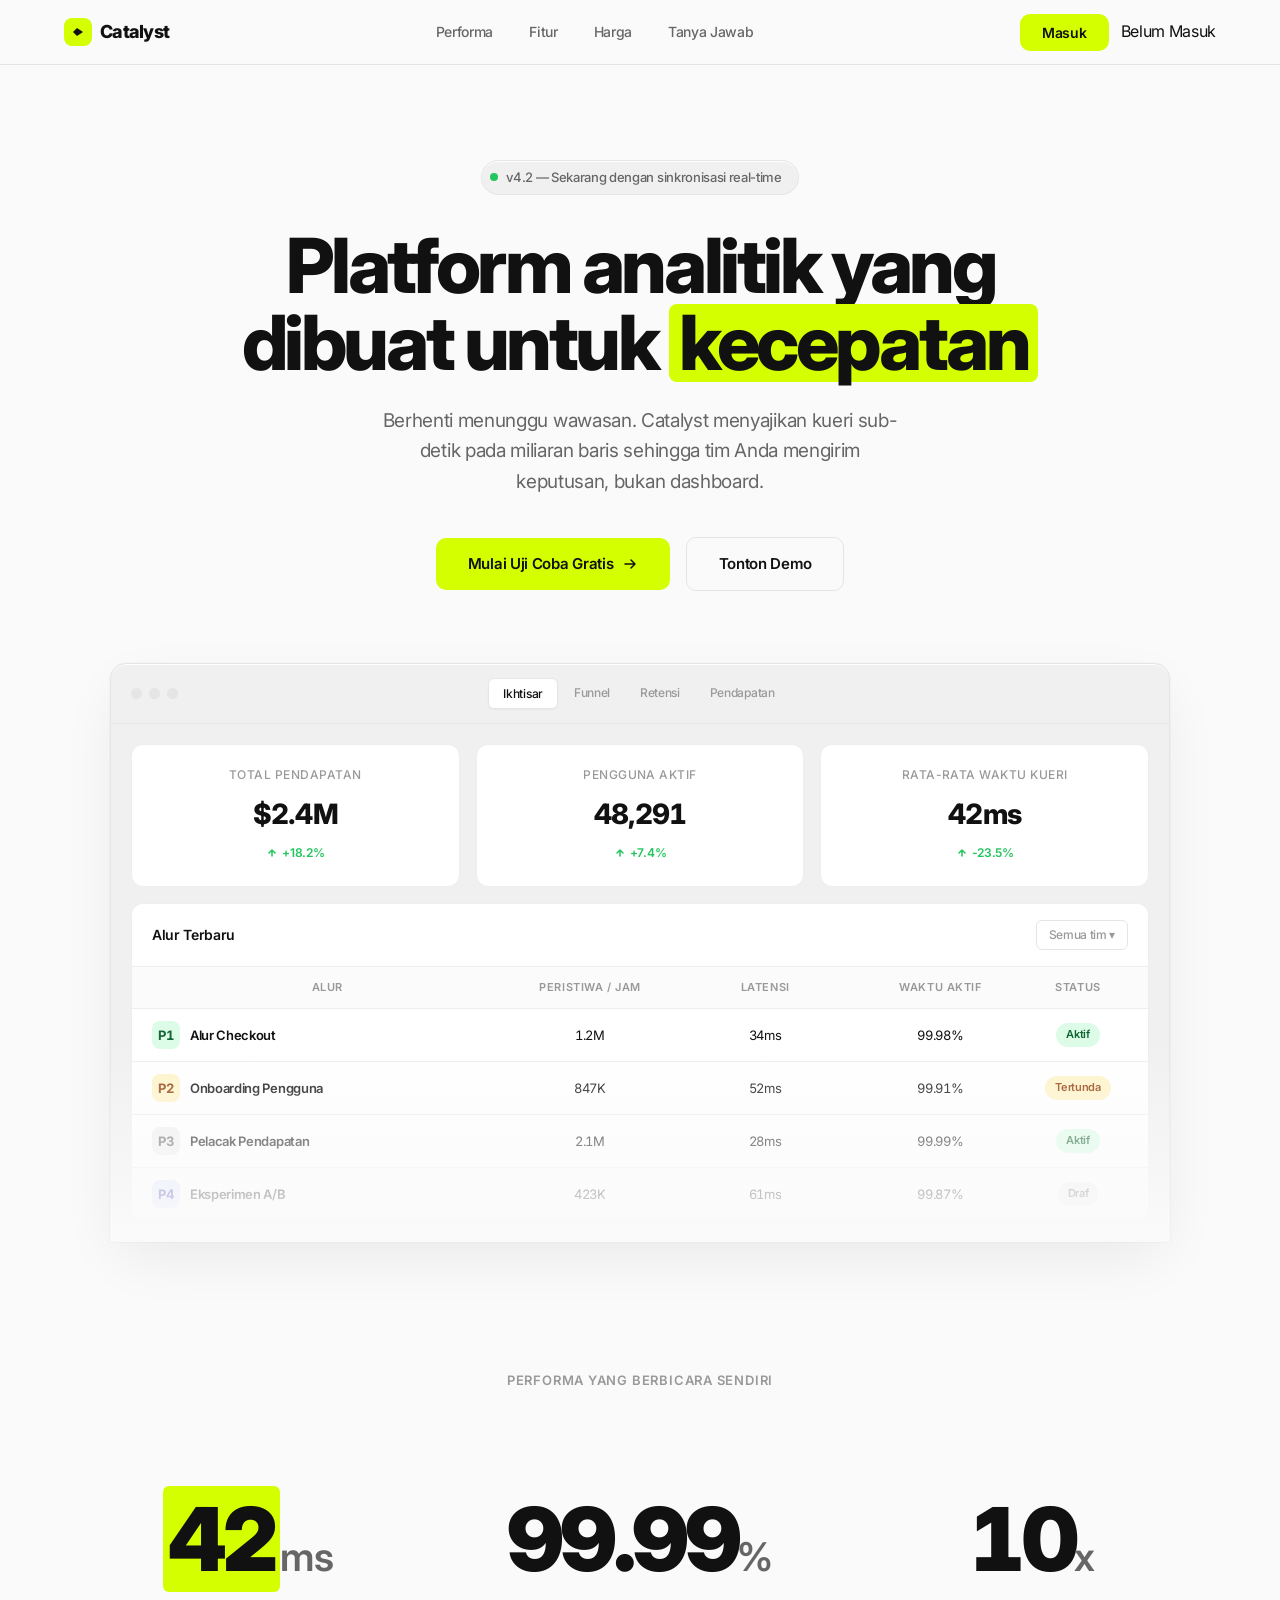
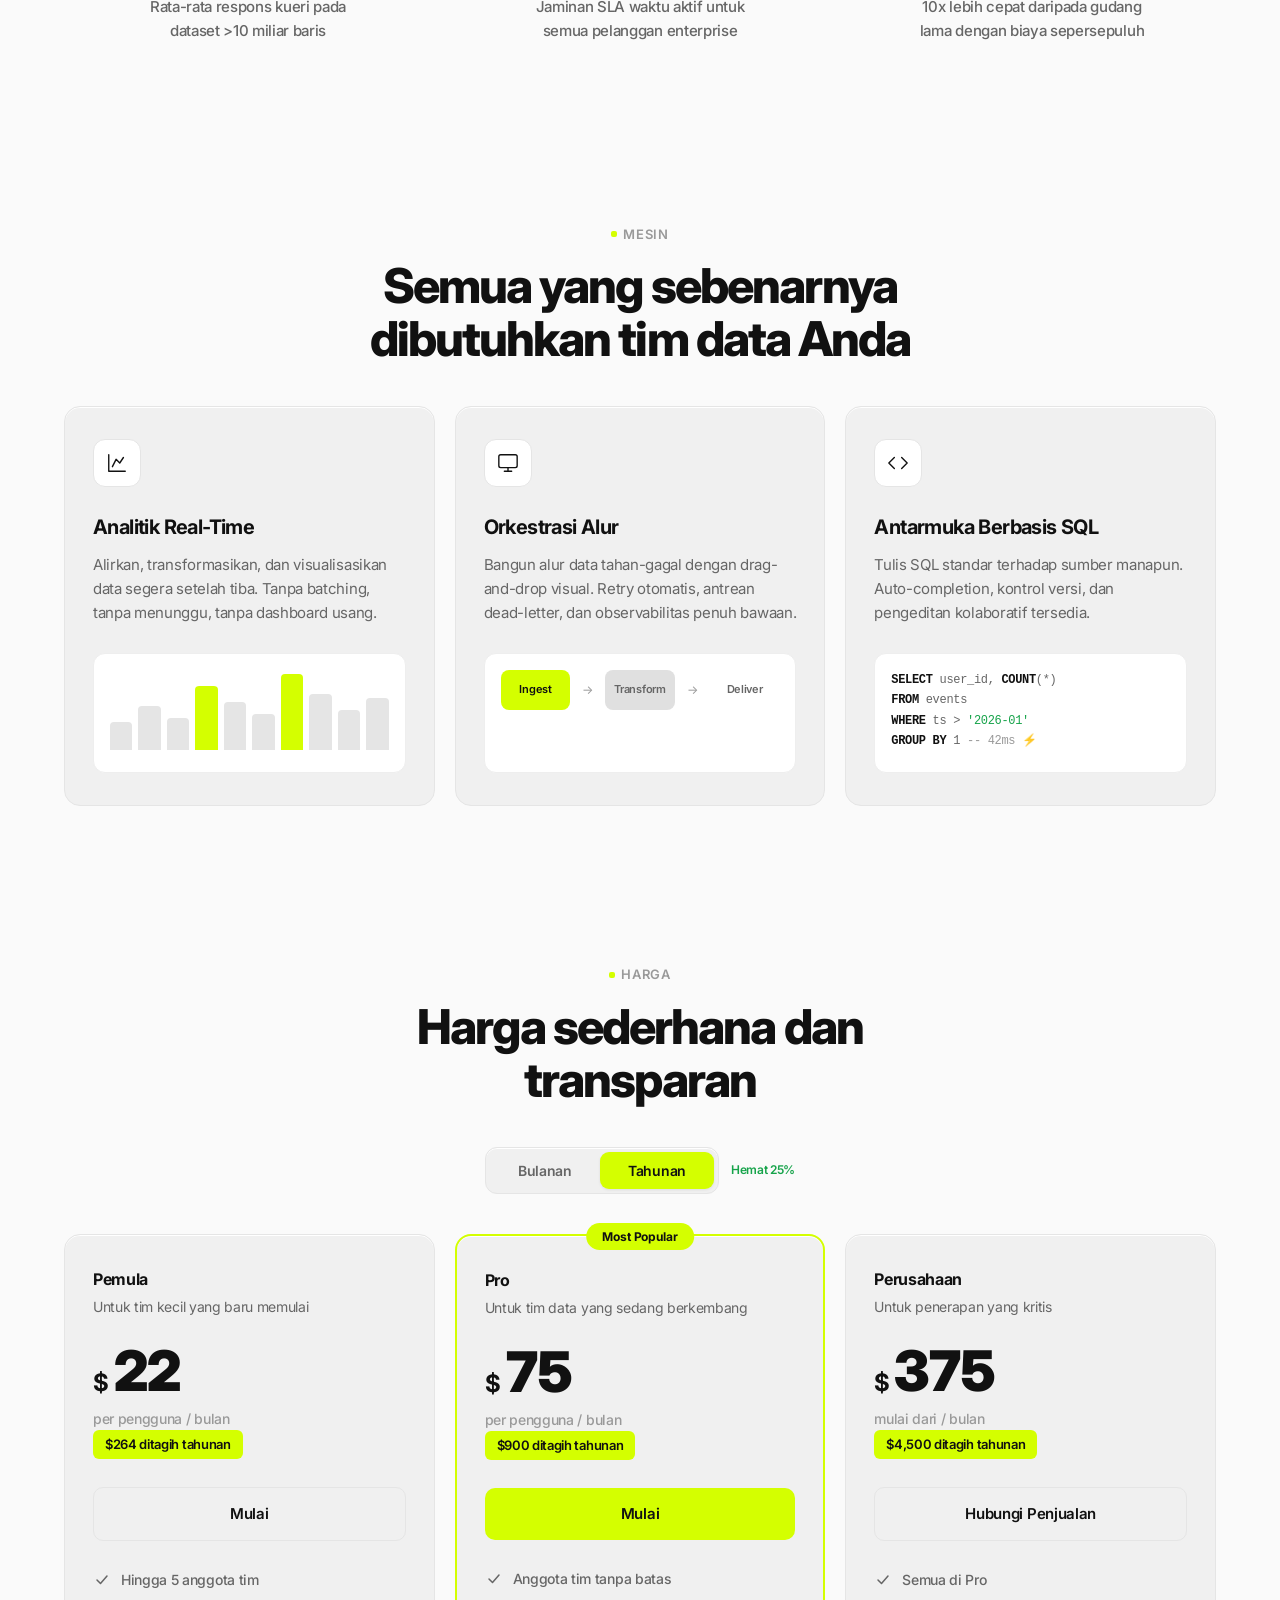
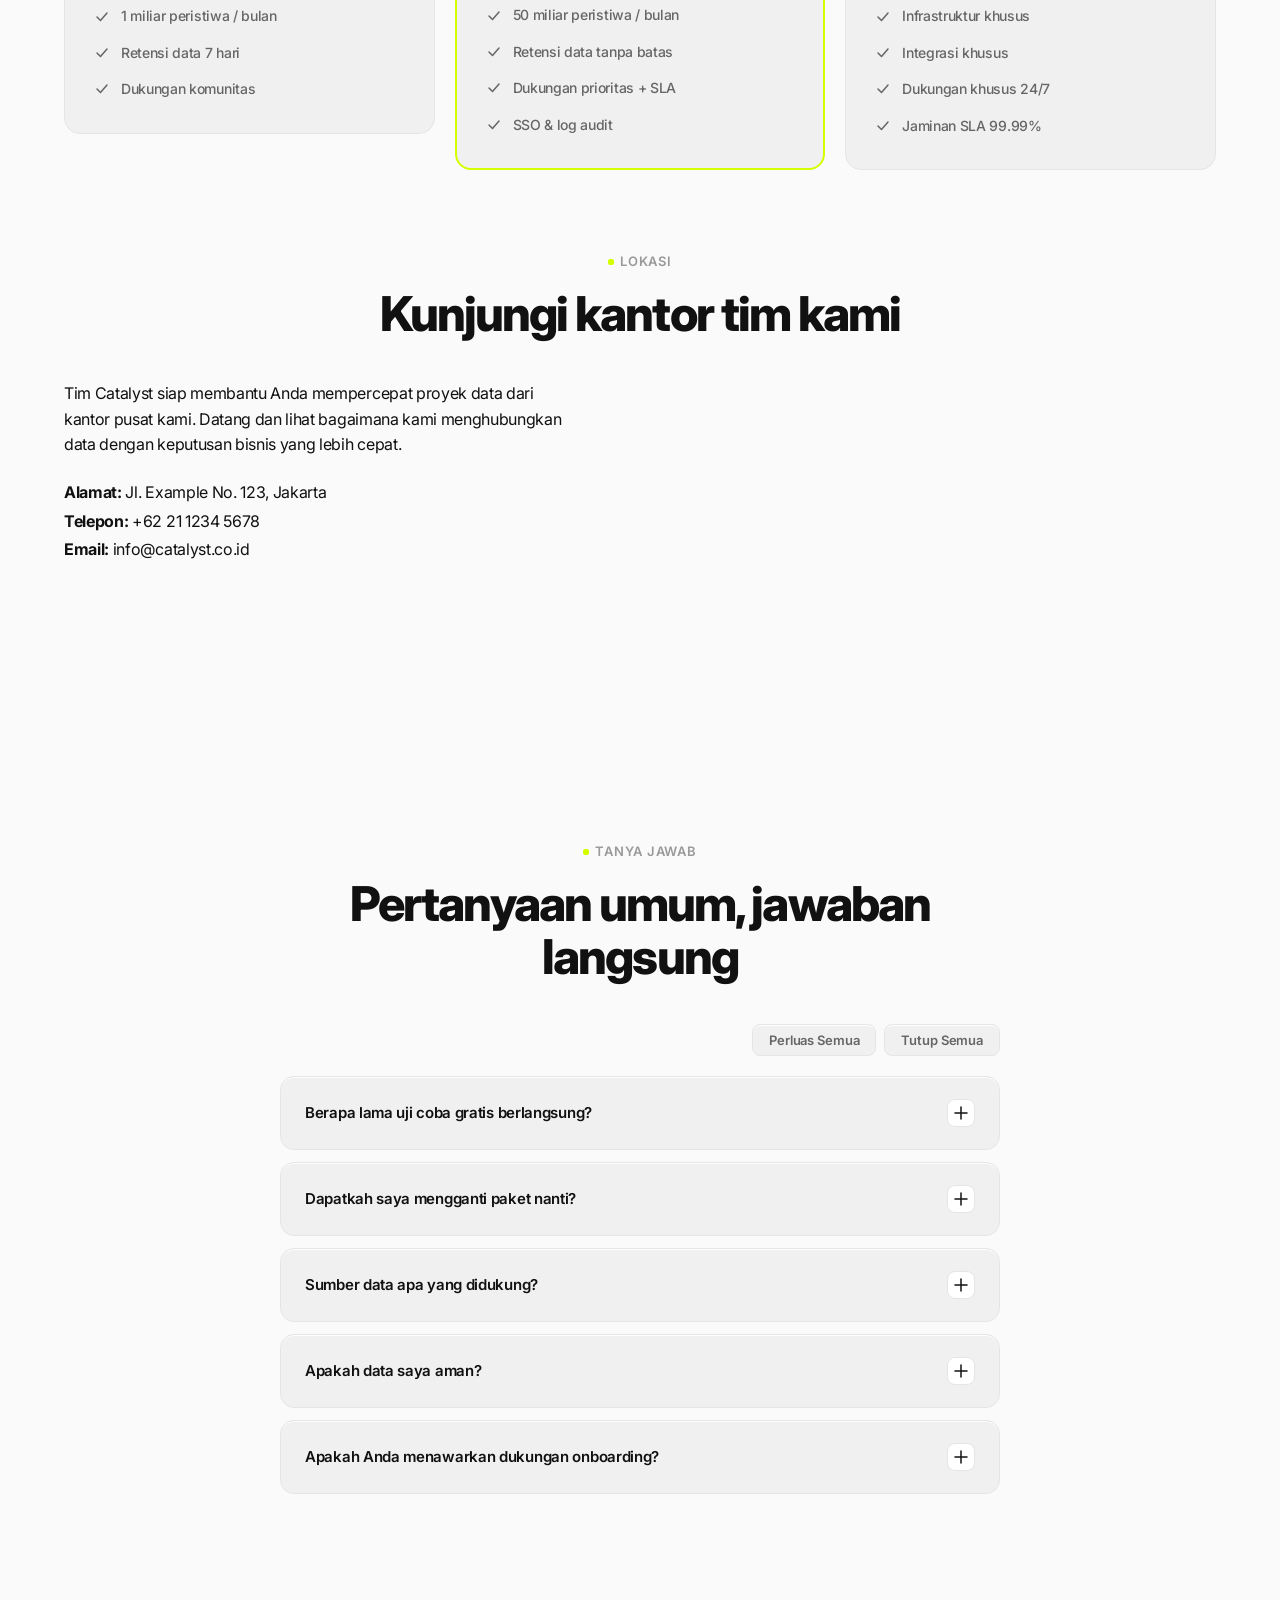
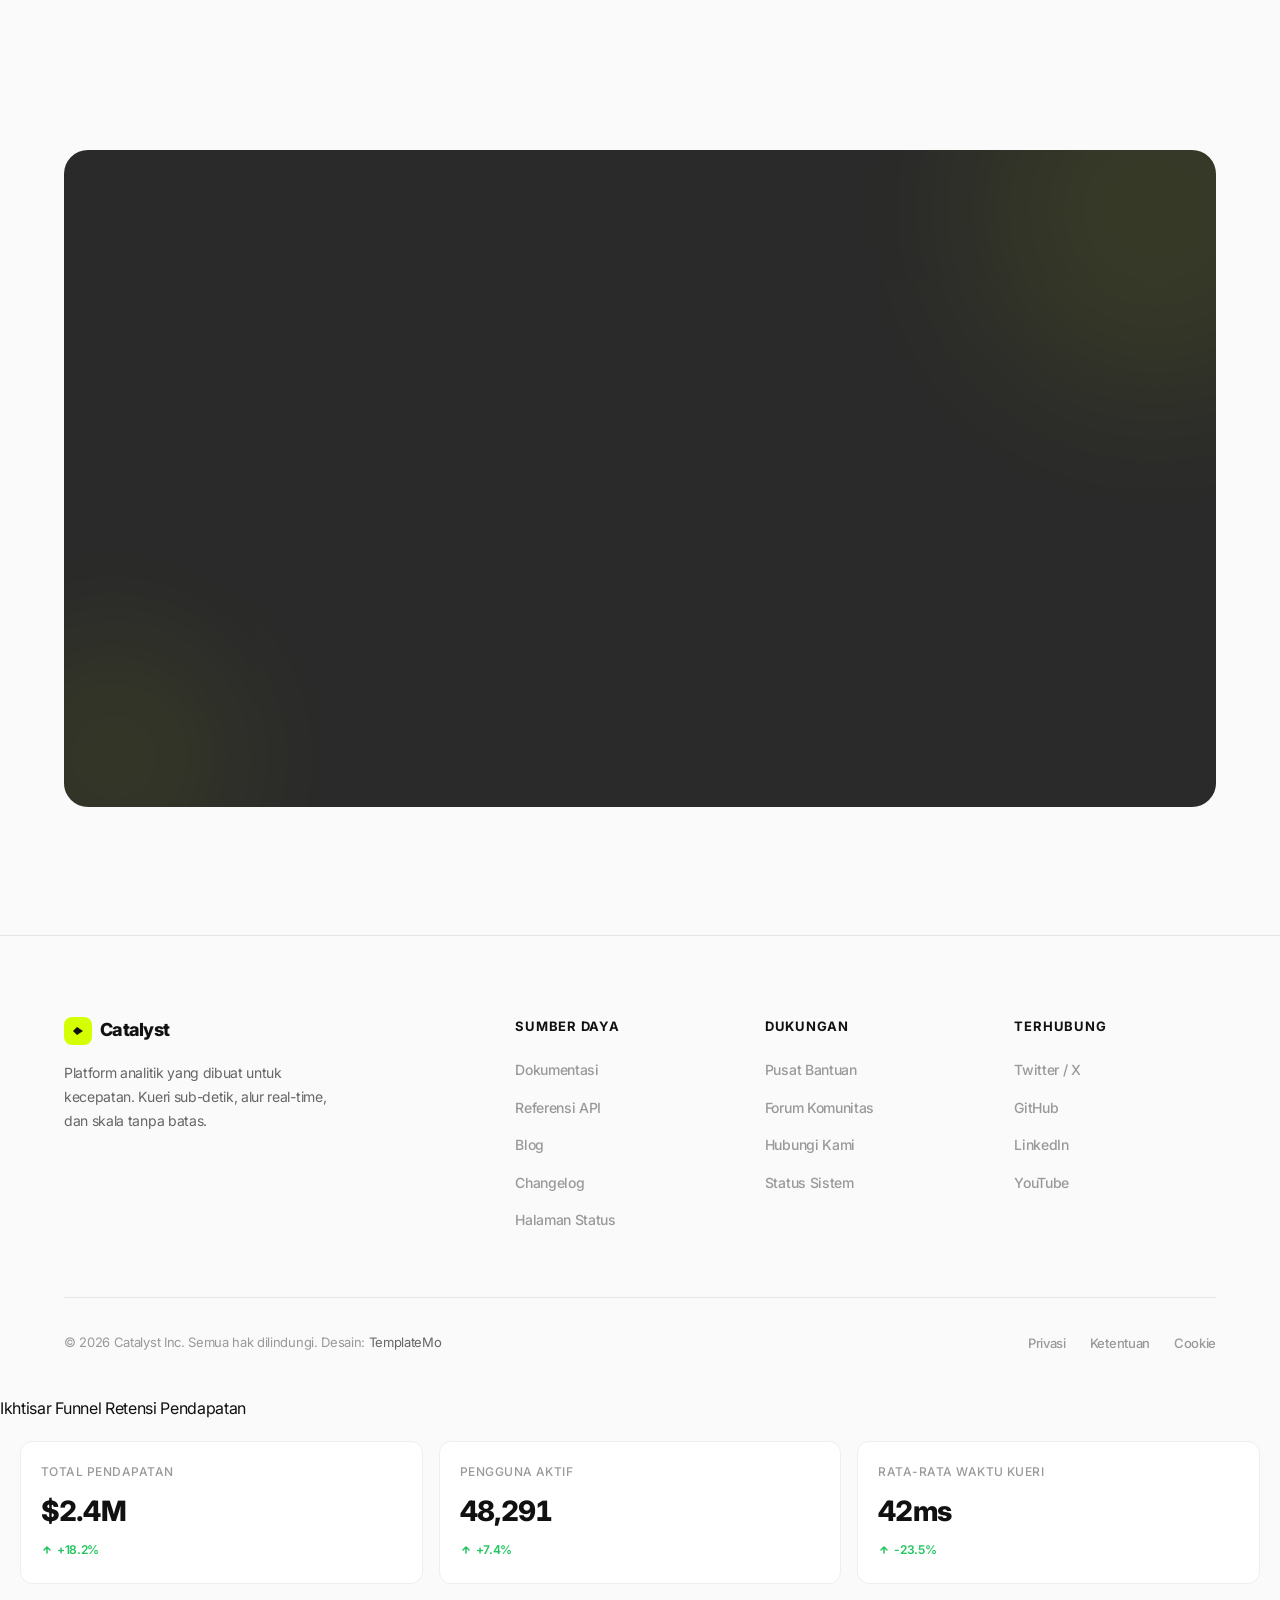
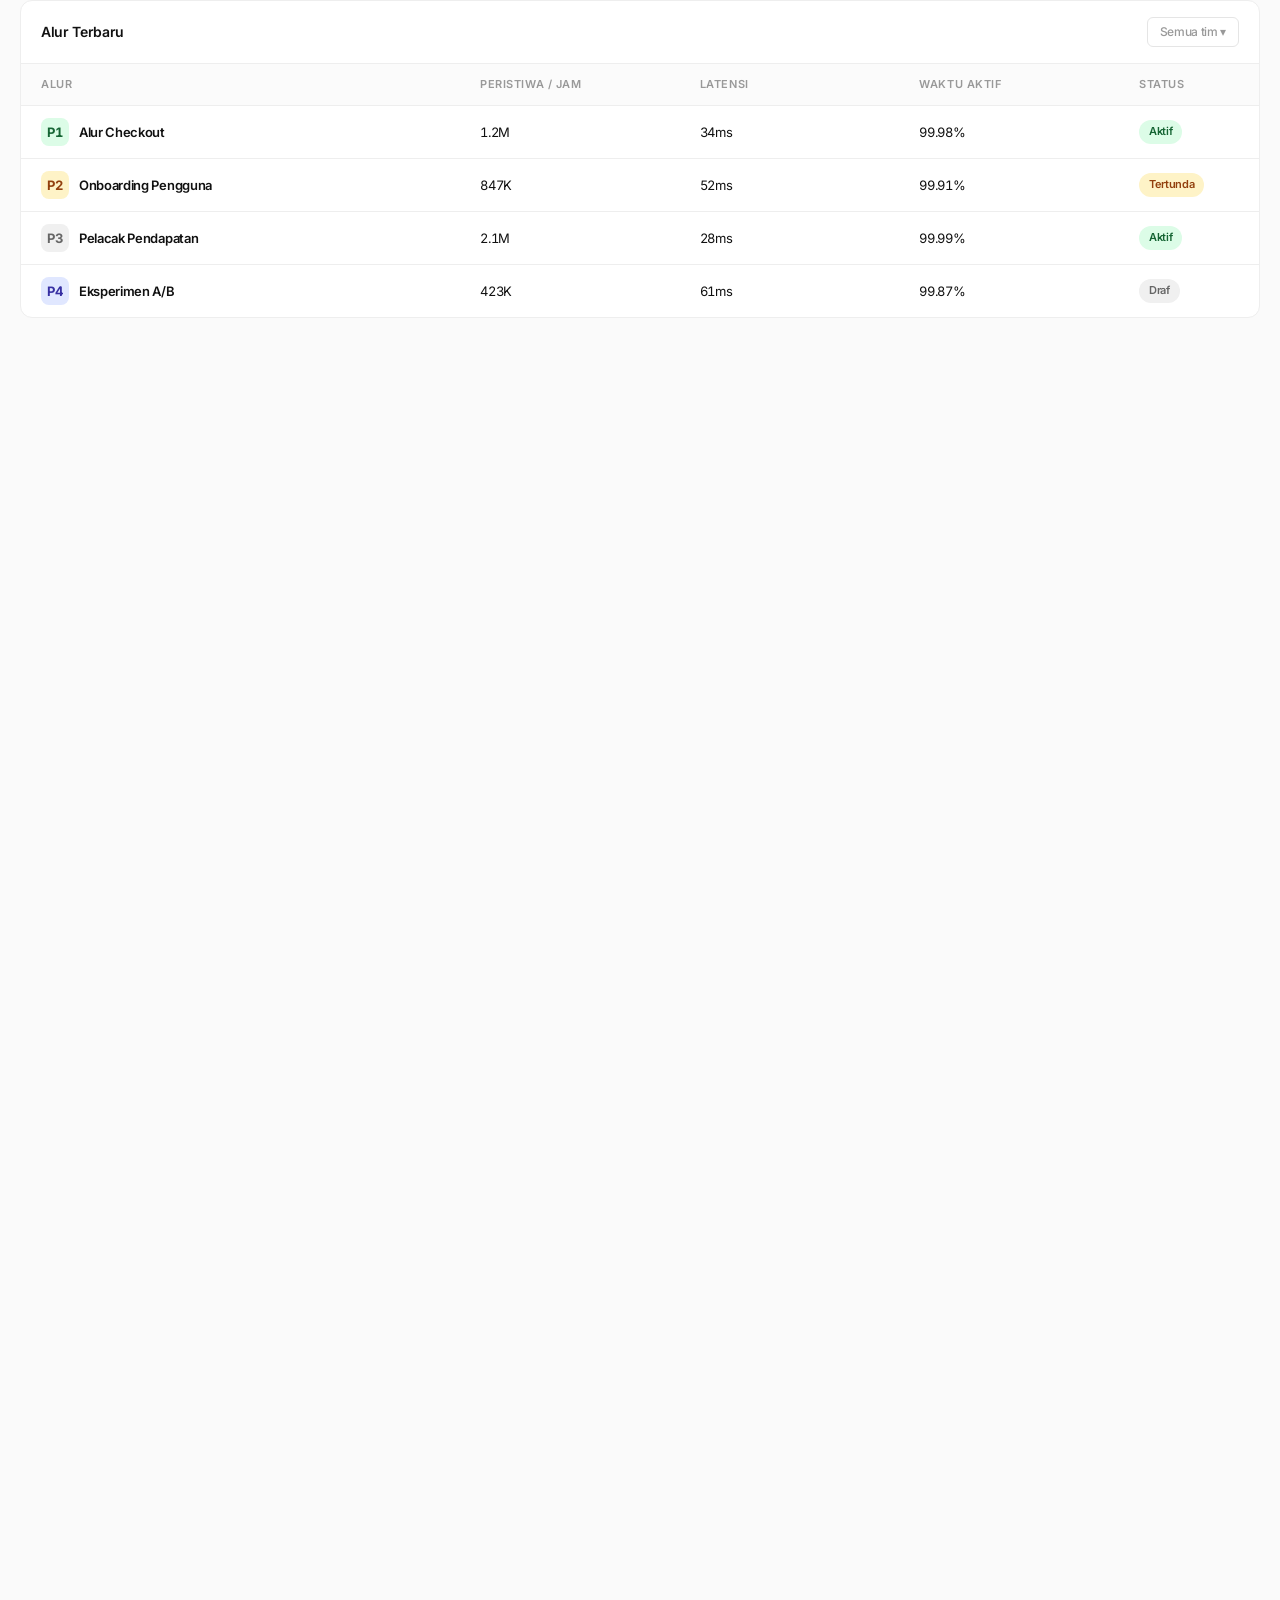
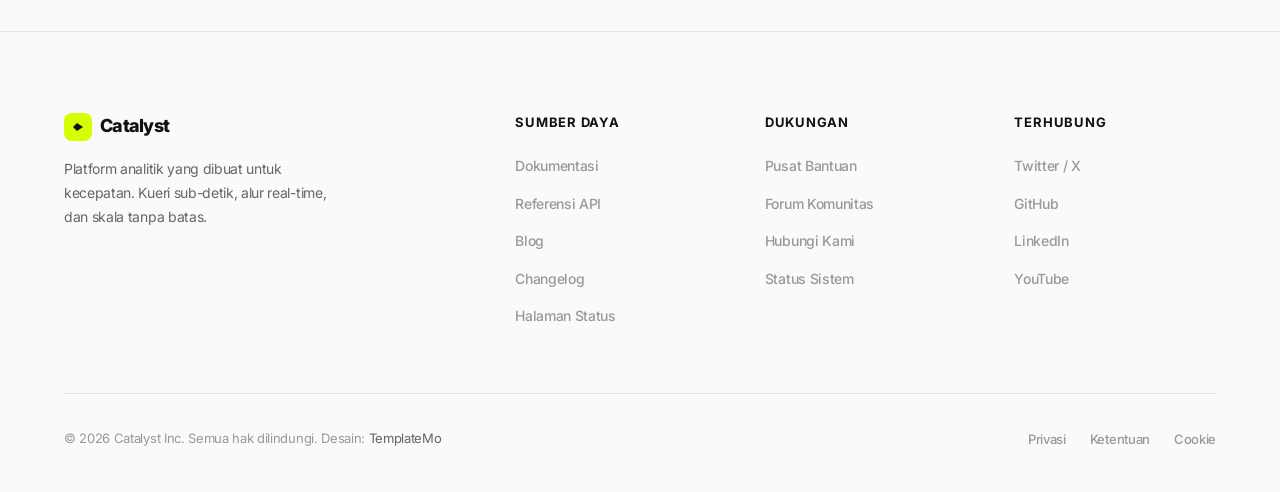
<file: index.html>
<!doctype html>
<html lang="id">
  <head>
    <meta charset="UTF-8" />
    <meta name="viewport" content="width=device-width, initial-scale=1.0" />
    <title>Catalyst - Kirim Lebih Cepat, Skala Tanpa Batas</title>
<!doctype html>
<html lang="id">
  <head>
    <meta charset="UTF-8" />
    <meta name="viewport" content="width=device-width, initial-scale=1.0" />
    <title>Catalyst - Kirim Lebih Cepat, Skala Tanpa Batas</title>

    <!--

    TemplateMo 618 The Catalyst

    https://templatemo.com/tm-618-the-catalyst

    Silver & Acid Light-Mode SaaS Landing Page

    -->

    <!-- Google Fonts -->
    <link rel="preconnect" href="https://fonts.googleapis.com" />
    <link rel="preconnect" href="https://fonts.gstatic.com" crossorigin />
    <link
      href="https://fonts.googleapis.com/css2?family=Inter:wght@400;500;600;700;800;900&display=swap"
      rel="stylesheet"
    />

    <!-- Template CSS -->
    <link rel="stylesheet" href="landing/templatemo-catalyst-style.css" />
  </head>
  <body>
    <!-- ===== NAVIGATION ===== -->
    <nav class="nav" role="navigation" aria-label="Main navigation">
      <div class="nav-inner">
        <a href="#" class="nav-logo" aria-label="Catalyst Home">
          <span class="nav-logo-mark">
            <svg
              viewBox="0 0 16 16"
              fill="none"
              xmlns="http://www.w3.org/2000/svg"
            >
              <path d="M3 8L7 4L13 8L7 12L3 8Z" fill="#111" />
            </svg>
          </span>
          Catalyst
        </a>
        <ul class="nav-links" id="navLinks">
          <li><a href="#metrics">Performa</a></li>
          <li><a href="#engine">Fitur</a></li>
          <li><a href="#pricing">Harga</a></li>
          <li><a href="#faq">Tanya Jawab</a></li>
        </ul>
        <div class="nav-cta">
          <div id="authArea">
            <button onclick="goLogin()" class="btn-acid">Masuk</button>
          </div>
          <p id="userInfo">Belum Masuk</p>
        </div>
        <button
          class="nav-toggle"
          id="navToggle"
          aria-label="Toggle menu"
          aria-expanded="false"
        >
          <span></span>
        </button>
      </div>
    </nav>

    <!-- ===== SECTION 1: HERO ===== -->
    <section class="hero">
      <div class="container">
        <div class="hero-badge reveal">
          <span class="hero-badge-dot"></span>
          v4.2 — Sekarang dengan sinkronisasi real-time
        </div>
        <h1 class="reveal">
          Platform analitik yang dibuat untuk
          <span class="accent-word">kecepatan</span>
        </h1>
        <p class="hero-sub reveal">
          Berhenti menunggu wawasan. Catalyst menyajikan kueri sub-detik pada
          miliaran baris sehingga tim Anda mengirim keputusan, bukan dashboard.
        </p>
        <div class="hero-actions reveal">
          <a href="#pricing" class="btn-acid">
            Mulai Uji Coba Gratis
            <svg
              width="16"
              height="16"
              viewBox="0 0 16 16"
              fill="none"
              xmlns="http://www.w3.org/2000/svg"
            >
              <path
                d="M3 8H13M13 8L9 4M13 8L9 12"
                stroke="currentColor"
                stroke-width="1.5"
                stroke-linecap="round"
                stroke-linejoin="round"
              />
            </svg>
          </a>
          <a href="#demoVideo" class="btn-ghost">Tonton Demo</a>
        </div>

        <!-- Dashboard Mockup -->
        <div class="hero-dashboard reveal">
          <div class="dashboard-frame">
            <div class="dashboard-toolbar">
              <div class="dashboard-dots">
                <span></span><span></span><span></span>
              </div>
              <div class="dashboard-toolbar-tabs">
                <span class="active">Ikhtisar</span>
                <span>Funnel</span>
                <span>Retensi</span>
                <span>Pendapatan</span>
              </div>
              <div style="width: 50px"></div>
            </div>
            <div class="dashboard-body">
              <div class="dash-stat-card">
                <div class="dash-stat-label">Total Pendapatan</div>
                <div class="dash-stat-value">$2.4M</div>
                <div class="dash-stat-change">
                  <svg width="12" height="12" viewBox="0 0 12 12" fill="none">
                    <path
                      d="M6 9V3M6 3L3 6M6 3L9 6"
                      stroke="currentColor"
                      stroke-width="1.5"
                      stroke-linecap="round"
                      stroke-linejoin="round"
                    />
                  </svg>
                  +18.2%
                </div>
              </div>
              <div class="dash-stat-card">
                <div class="dash-stat-label">Pengguna Aktif</div>
                <div class="dash-stat-value">48,291</div>
                <div class="dash-stat-change">
                  <svg width="12" height="12" viewBox="0 0 12 12" fill="none">
                    <path
                      d="M6 9V3M6 3L3 6M6 3L9 6"
                      stroke="currentColor"
                      stroke-width="1.5"
                      stroke-linecap="round"
                      stroke-linejoin="round"
                    />
                  </svg>
                  +7.4%
                </div>
              </div>
              <div class="dash-stat-card">
                <div class="dash-stat-label">Rata-rata Waktu Kueri</div>
                <div class="dash-stat-value">42ms</div>
                <div class="dash-stat-change">
                  <svg width="12" height="12" viewBox="0 0 12 12" fill="none">
                    <path
                      d="M6 9V3M6 3L3 6M6 3L9 6"
                      stroke="currentColor"
                      stroke-width="1.5"
                      stroke-linecap="round"
                      stroke-linejoin="round"
                    />
                  </svg>
                  -23.5%
                </div>
              </div>
              <div class="dashboard-table-area">
                <div class="dash-table-header">
                  <span>Alur Terbaru</span>
                  <span class="dash-filter">Semua tim ▾</span>
                </div>
                <div class="dash-table">
                  <div class="dash-table-row head">
                    <div class="dash-cell">Alur</div>
                    <div class="dash-cell">Peristiwa / jam</div>
                    <div class="dash-cell">Latensi</div>
                    <div class="dash-cell">Waktu Aktif</div>
                    <div class="dash-cell">Status</div>
                  </div>
                  <div class="dash-table-row">
                    <div class="dash-cell dash-cell-name">
                      <span
                        class="dash-cell-icon"
                        style="background: #dcfce7; color: #166534"
                        >P1</span
                      >
                      Alur Checkout
                    </div>
                    <div class="dash-cell">1.2M</div>
                    <div class="dash-cell">34ms</div>
                    <div class="dash-cell">99.98%</div>
                    <div class="dash-cell">
                      <span class="dash-status active">Aktif</span>
                    </div>
                  </div>
                  <div class="dash-table-row">
                    <div class="dash-cell dash-cell-name">
                      <span
                        class="dash-cell-icon"
                        style="background: #fef3c7; color: #92400e"
                        >P2</span
                      >
                      Onboarding Pengguna
                    </div>
                    <div class="dash-cell">847K</div>
                    <div class="dash-cell">52ms</div>
                    <div class="dash-cell">99.91%</div>
                    <div class="dash-cell">
                      <span class="dash-status pending">Tertunda</span>
                    </div>
                  </div>
                  <div class="dash-table-row">
                    <div class="dash-cell dash-cell-name">
                      <span
                        class="dash-cell-icon"
                        style="
                          background: var(--surface);
                          color: var(--text-muted);
                        "
                        >P3</span
                      >
                      Pelacak Pendapatan
                    </div>
                    <div class="dash-cell">2.1M</div>
                    <div class="dash-cell">28ms</div>
                    <div class="dash-cell">99.99%</div>
                    <div class="dash-cell">
                      <span class="dash-status active">Aktif</span>
                    </div>
                  </div>
                  <div class="dash-table-row">
                    <div class="dash-cell dash-cell-name">
                      <span
                        class="dash-cell-icon"
                        style="background: #e0e7ff; color: #3730a3"
                        >P4</span
                      >
                      Eksperimen A/B
                    </div>
                    <div class="dash-cell">423K</div>
                    <div class="dash-cell">61ms</div>
                    <div class="dash-cell">99.87%</div>
                    <div class="dash-cell">
                      <span class="dash-status draft">Draf</span>
                    </div>
                  </div>
                </div>
              </div>
            </div>
          </div>
        </div>
      </div>
    </section>

    <!-- ===== SECTION 2: SPEED METRICS ===== -->
    <section class="metrics" id="metrics">
      <div class="container">
        <p class="metrics-label reveal">Performa yang berbicara sendiri</p>
        <div class="metrics-grid">
          <div class="metric-item reveal">
            <div class="metric-number">
              <span class="metric-highlight">42</span
              ><span class="metric-unit">ms</span>
            </div>
            <p class="metric-desc">
              Rata-rata respons kueri pada dataset &gt;10 miliar baris
            </p>
          </div>
          <div class="metric-item reveal">
            <div class="metric-number">
              99.99<span class="metric-unit">%</span>
            </div>
            <p class="metric-desc">
              Jaminan SLA waktu aktif untuk semua pelanggan enterprise
            </p>
          </div>
          <div class="metric-item reveal">
            <div class="metric-number">
              10<span class="metric-unit">x</span>
            </div>
            <p class="metric-desc">
              10x lebih cepat daripada gudang lama dengan biaya sepersepuluh
            </p>
          </div>
        </div>
      </div>
    </section>

    <!-- ===== SECTION 3: THE ENGINE — BENTO GRID ===== -->
    <section class="engine" id="engine">
      <div class="container">
        <div class="section-header reveal">
          <p class="section-tag">Mesin</p>
          <h2 class="section-title">
            Semua yang sebenarnya dibutuhkan tim data Anda
          </h2>
        </div>
        <div class="bento-grid">
          <div class="card bento-card reveal">
            <div class="bento-card-icon">
              <svg
                viewBox="0 0 24 24"
                fill="none"
                stroke-width="1.5"
                stroke-linecap="round"
                stroke-linejoin="round"
              >
                <path d="M3 3v18h18" />
                <path d="M7 16l4-8 4 4 4-6" />
              </svg>
            </div>
            <h3>Analitik Real-Time</h3>
            <p>
              Alirkan, transformasikan, dan visualisasikan data segera setelah
              tiba. Tanpa batching, tanpa menunggu, tanpa dashboard usang.
            </p>
            <div class="bento-card-visual">
              <div class="mini-bars">
                <div class="mini-bar" style="height: 35%"></div>
                <div class="mini-bar" style="height: 55%"></div>
                <div class="mini-bar" style="height: 40%"></div>
                <div class="mini-bar highlight" style="height: 80%"></div>
                <div class="mini-bar" style="height: 60%"></div>
                <div class="mini-bar" style="height: 45%"></div>
                <div class="mini-bar highlight" style="height: 95%"></div>
                <div class="mini-bar" style="height: 70%"></div>
                <div class="mini-bar" style="height: 50%"></div>
                <div class="mini-bar" style="height: 65%"></div>
              </div>
            </div>
          </div>
          <div class="card bento-card reveal">
            <div class="bento-card-icon">
              <svg
                viewBox="0 0 24 24"
                fill="none"
                stroke-width="1.5"
                stroke-linecap="round"
                stroke-linejoin="round"
              >
                <rect x="2" y="3" width="20" height="14" rx="2" />
                <path d="M8 21h8M12 17v4" />
              </svg>
            </div>
            <h3>Orkestrasi Alur</h3>
            <p>
              Bangun alur data tahan-gagal dengan drag-and-drop visual. Retry
              otomatis, antrean dead-letter, dan observabilitas penuh bawaan.
            </p>
            <div class="bento-card-visual">
              <div class="mini-pipeline">
                <div class="mini-pipeline-node">Ingest</div>
                <span class="mini-pipeline-arrow">→</span>
                <div class="mini-pipeline-node">Transform</div>
                <span class="mini-pipeline-arrow">→</span>
                <div class="mini-pipeline-node">Deliver</div>
              </div>
            </div>
          </div>
          <div class="card bento-card reveal">
            <div class="bento-card-icon">
              <svg
                viewBox="0 0 24 24"
                fill="none"
                stroke-width="1.5"
                stroke-linecap="round"
                stroke-linejoin="round"
              >
                <path d="M16 18l6-6-6-6" />
                <path d="M8 6l-6 6 6 6" />
              </svg>
            </div>
            <h3>Antarmuka Berbasis SQL</h3>
            <p>
              Tulis SQL standar terhadap sumber manapun. Auto-completion,
              kontrol versi, dan pengeditan kolaboratif tersedia.
            </p>
            <div class="bento-card-visual">
              <div class="mini-code">
                <span class="keyword">SELECT</span> user_id,
                <span class="keyword">COUNT</span>(*)<br />
                <span class="keyword">FROM</span> events<br />
                <span class="keyword">WHERE</span> ts &gt;
                <span class="string">'2026-01'</span><br />
                <span class="keyword">GROUP BY</span> 1
                <span class="comment">-- 42ms ⚡</span>
              </div>
            </div>
          </div>
        </div>
      </div>
    </section>

    <!-- ===== SECTION 4: PRICING ===== -->
    <section class="pricing" id="pricing">
      <div class="container">
        <div class="section-header reveal">
          <p class="section-tag">Harga</p>
          <h2 class="section-title">Harga sederhana dan transparan</h2>
        </div>
        <div class="toggle-wrap reveal">
          <div class="toggle-container">
            <button class="toggle-btn" data-plan="monthly" id="toggleMonthly">
              Bulanan
            </button>
            <button
              class="toggle-btn active"
              data-plan="yearly"
              id="toggleYearly"
            >
              Tahunan
            </button>
          </div>
          <span class="toggle-save visible" id="toggleSave">Hemat 25%</span>
        </div>
        <div class="pricing-grid">
          <!-- Starter -->
          <div class="card pricing-card reveal">
            <div class="pricing-plan-name">Pemula</div>
            <div class="pricing-plan-desc">
              Untuk tim kecil yang baru memulai
            </div>
            <div class="pricing-amount">
              <span class="pricing-currency">$</span>
              <span class="pricing-value" data-monthly="30" data-yearly="22"
                >22</span
              >
            </div>
            <p class="pricing-period">per pengguna / bulan</p>
            <p
              class="pricing-billed yearly-active"
              data-monthly="Billed monthly"
              data-yearly="$264 billed annually"
            >
              $264 ditagih tahunan
            </p>
            <a href="#" class="btn-ghost">Mulai</a>
            <ul class="pricing-features">
              <li>
                <svg viewBox="0 0 18 18" fill="none">
                  <path
                    d="M4 9l3.5 3.5L14 5"
                    stroke="currentColor"
                    stroke-width="1.5"
                    stroke-linecap="round"
                    stroke-linejoin="round"
                  />
                </svg>
                Hingga 5 anggota tim
              </li>
              <li>
                <svg viewBox="0 0 18 18" fill="none">
                  <path
                    d="M4 9l3.5 3.5L14 5"
                    stroke="currentColor"
                    stroke-width="1.5"
                    stroke-linecap="round"
                    stroke-linejoin="round"
                  />
                </svg>
                1 miliar peristiwa / bulan
              </li>
              <li>
                <svg viewBox="0 0 18 18" fill="none">
                  <path
                    d="M4 9l3.5 3.5L14 5"
                    stroke="currentColor"
                    stroke-width="1.5"
                    stroke-linecap="round"
                    stroke-linejoin="round"
                  />
                </svg>
                Retensi data 7 hari
              </li>
              <li>
                <svg viewBox="0 0 18 18" fill="none">
                  <path
                    d="M4 9l3.5 3.5L14 5"
                    stroke="currentColor"
                    stroke-width="1.5"
                    stroke-linecap="round"
                    stroke-linejoin="round"
                  />
                </svg>
                Dukungan komunitas
              </li>
            </ul>
          </div>
          <!-- Pro -->
          <div class="card pricing-card featured reveal">
            <div class="pricing-plan-name">Pro</div>
            <div class="pricing-plan-desc">
              Untuk tim data yang sedang berkembang
            </div>
            <div class="pricing-amount">
              <span class="pricing-currency">$</span>
              <span class="pricing-value" data-monthly="100" data-yearly="75"
                >75</span
              >
            </div>
            <p class="pricing-period">per pengguna / bulan</p>
            <p
              class="pricing-billed yearly-active"
              data-monthly="Billed monthly"
              data-yearly="$900 billed annually"
            >
              $900 ditagih tahunan
            </p>
            <a href="#" class="btn-acid">Mulai</a>
            <ul class="pricing-features">
              <li>
                <svg viewBox="0 0 18 18" fill="none">
                  <path
                    d="M4 9l3.5 3.5L14 5"
                    stroke="currentColor"
                    stroke-width="1.5"
                    stroke-linecap="round"
                    stroke-linejoin="round"
                  />
                </svg>
                Anggota tim tanpa batas
              </li>
              <li>
                <svg viewBox="0 0 18 18" fill="none">
                  <path
                    d="M4 9l3.5 3.5L14 5"
                    stroke="currentColor"
                    stroke-width="1.5"
                    stroke-linecap="round"
                    stroke-linejoin="round"
                  />
                </svg>
                50 miliar peristiwa / bulan
              </li>
              <li>
                <svg viewBox="0 0 18 18" fill="none">
                  <path
                    d="M4 9l3.5 3.5L14 5"
                    stroke="currentColor"
                    stroke-width="1.5"
                    stroke-linecap="round"
                    stroke-linejoin="round"
                  />
                </svg>
                Retensi data tanpa batas
              </li>
              <li>
                <svg viewBox="0 0 18 18" fill="none">
                  <path
                    d="M4 9l3.5 3.5L14 5"
                    stroke="currentColor"
                    stroke-width="1.5"
                    stroke-linecap="round"
                    stroke-linejoin="round"
                  />
                </svg>
                Dukungan prioritas + SLA
              </li>
              <li>
                <svg viewBox="0 0 18 18" fill="none">
                  <path
                    d="M4 9l3.5 3.5L14 5"
                    stroke="currentColor"
                    stroke-width="1.5"
                    stroke-linecap="round"
                    stroke-linejoin="round"
                  />
                </svg>
                SSO &amp; log audit
              </li>
            </ul>
          </div>
          <!-- Enterprise -->
          <div class="card pricing-card reveal">
            <div class="pricing-plan-name">Perusahaan</div>
            <div class="pricing-plan-desc">Untuk penerapan yang kritis</div>
            <div class="pricing-amount">
              <span class="pricing-currency">$</span>
              <span class="pricing-value" data-monthly="500" data-yearly="375"
                >375</span
              >
            </div>
            <p class="pricing-period">mulai dari / bulan</p>
            <p
              class="pricing-billed yearly-active"
              data-monthly="Billed monthly"
              data-yearly="$4,500 billed annually"
            >
              $4,500 ditagih tahunan
            </p>
            <a href="#" class="btn-ghost">Hubungi Penjualan</a>
            <ul class="pricing-features">
              <li>
                <svg viewBox="0 0 18 18" fill="none">
                  <path
                    d="M4 9l3.5 3.5L14 5"
                    stroke="currentColor"
                    stroke-width="1.5"
                    stroke-linecap="round"
                    stroke-linejoin="round"
                  />
                </svg>
                Semua di Pro
              </li>
              <li>
                <svg viewBox="0 0 18 18" fill="none">
                  <path
                    d="M4 9l3.5 3.5L14 5"
                    stroke="currentColor"
                    stroke-width="1.5"
                    stroke-linecap="round"
                    stroke-linejoin="round"
                  />
                </svg>
                Infrastruktur khusus
              </li>
              <li>
                <svg viewBox="0 0 18 18" fill="none">
                  <path
                    d="M4 9l3.5 3.5L14 5"
                    stroke="currentColor"
                    stroke-width="1.5"
                    stroke-linecap="round"
                    stroke-linejoin="round"
                  />
                </svg>
                Integrasi khusus
              </li>
              <li>
                <svg viewBox="0 0 18 18" fill="none">
                  <path
                    d="M4 9l3.5 3.5L14 5"
                    stroke="currentColor"
                    stroke-width="1.5"
                    stroke-linecap="round"
                    stroke-linejoin="round"
                  />
                </svg>
                Dukungan khusus 24/7
              </li>
              <li>
                <svg viewBox="0 0 18 18" fill="none">
                  <path
                    d="M4 9l3.5 3.5L14 5"
                    stroke="currentColor"
                    stroke-width="1.5"
                    stroke-linecap="round"
                    stroke-linejoin="round"
                  />
                </svg>
                Jaminan SLA 99.99%
              </li>
            </ul>
          </div>
        </div>
      </div>
    </section>

    <!-- ===== SECTION 5: LOCASI ===== -->
    <section class="location" id="location">
      <div class="container">
        <div class="section-header reveal">
          <p class="section-tag">Lokasi</p>
          <h2 class="section-title">Kunjungi kantor tim kami</h2>
        </div>
        <div
          class="location-grid reveal"
          style="
            display: grid;
            grid-template-columns: 1fr 1.2fr;
            gap: 2rem;
            align-items: start;
          "
        >
          <div>
            <p>
              Tim Catalyst siap membantu Anda mempercepat proyek data dari
              kantor pusat kami. Datang dan lihat bagaimana kami menghubungkan
              data dengan keputusan bisnis yang lebih cepat.
            </p>
            <ul
              style="
                list-style: none;
                padding: 0;
                margin: 1.25rem 0;
                line-height: 1.8;
              "
            >
              <li><strong>Alamat:</strong> Jl. Example No. 123, Jakarta</li>
              <li><strong>Telepon:</strong> +62 21 1234 5678</li>
              <li><strong>Email:</strong> info@catalyst.co.id</li>
            </ul>
          </div>
          <div style="min-height: 300px">
            <iframe
              width="100%"
              height="100%"
              style="border: 0; min-height: 320px"
              loading="lazy"
              allowfullscreen
              referrerpolicy="no-referrer-when-downgrade"
              src="https://www.google.com/maps/embed?pb=!1m18!1m12!1m3!1d3966.6110321295938!2d106.81666631529339!3d-6.200000095403452!2m3!1f0!2f0!3f0!3m2!1i1024!2i768!4f13.1!3m3!1m2!1s0x2e69f5edc48ca45f%3A0xab2f5b5d7acef99f!2sMonas!5e0!3m2!1sen!2sid!4v1696111200000!5m2!1sen!2sid"
            ></iframe>
          </div>
        </div>
      </div>
    </section>

    <!-- ===== SECTION 5: FAQ ===== -->
    <section class="faq" id="faq">
      <div class="container">
        <div class="section-header reveal">
          <p class="section-tag">Tanya Jawab</p>
          <h2 class="section-title">Pertanyaan umum, jawaban langsung</h2>
        </div>
        <div class="faq-controls reveal">
          <button class="faq-ctrl-btn" id="faqExpandAll">Perluas Semua</button>
          <button class="faq-ctrl-btn" id="faqCollapseAll">Tutup Semua</button>
        </div>
        <div class="faq-list">
          <div class="faq-item reveal">
            <button class="faq-question" aria-expanded="false">
              Berapa lama uji coba gratis berlangsung?
              <span class="faq-icon"
                ><svg viewBox="0 0 14 14" fill="none">
                  <path
                    d="M7 1v12M1 7h12"
                    stroke="#111"
                    stroke-width="1.5"
                    stroke-linecap="round"
                  /></svg
              ></span>
            </button>
            <div class="faq-answer">
              <div class="faq-answer-inner">
                Setiap paket menyertakan uji coba gratis 14 hari dengan akses
                penuh ke semua fitur. Tidak diperlukan kartu kredit untuk
                memulai. Di akhir uji coba, Anda dapat memilih paket atau
                mengekspor data Anda.
              </div>
            </div>
          </div>
          <div class="faq-item reveal">
            <button class="faq-question" aria-expanded="false">
              Dapatkah saya mengganti paket nanti?
              <span class="faq-icon"
                ><svg viewBox="0 0 14 14" fill="none">
                  <path
                    d="M7 1v12M1 7h12"
                    stroke="#111"
                    stroke-width="1.5"
                    stroke-linecap="round"
                  /></svg
              ></span>
            </button>
            <div class="faq-answer">
              <div class="faq-answer-inner">
                Ya. Tingkatkan atau turunkan kapan saja dari pengaturan akun
                Anda. Saat meningkatkan, Anda hanya membayar selisih prorata.
                Saat menurunkan, saldo tersisa diterapkan sebagai kredit untuk
                faktur berikutnya.
              </div>
            </div>
          </div>
          <div class="faq-item reveal">
            <button class="faq-question" aria-expanded="false">
              Sumber data apa yang didukung?
              <span class="faq-icon"
                ><svg viewBox="0 0 14 14" fill="none">
                  <path
                    d="M7 1v12M1 7h12"
                    stroke="#111"
                    stroke-width="1.5"
                    stroke-linecap="round"
                  /></svg
              ></span>
            </button>
            <div class="faq-answer">
              <div class="faq-answer-inner">
                Catalyst terhubung ke 50+ sumber data langsung, termasuk
                PostgreSQL, MySQL, BigQuery, Snowflake, Redshift, S3, Kafka, dan
                sebagian besar REST API populer. Konektor kustom tersedia pada
                paket Perusahaan.
              </div>
            </div>
          </div>
          <div class="faq-item reveal">
            <button class="faq-question" aria-expanded="false">
              Apakah data saya aman?
              <span class="faq-icon"
                ><svg viewBox="0 0 14 14" fill="none">
                  <path
                    d="M7 1v12M1 7h12"
                    stroke="#111"
                    stroke-width="1.5"
                    stroke-linecap="round"
                  /></svg
              ></span>
            </button>
            <div class="faq-answer">
              <div class="faq-answer-inner">
                Tentu. Semua data dienkripsi saat disimpan (AES-256) dan saat
                transit (TLS 1.3). Kami memiliki sertifikasi SOC 2 Type II dan
                mematuhi GDPR. Pelanggan Perusahaan juga mendapatkan
                infrastruktur khusus dengan VPC peering dan kunci enkripsi
                khusus.
              </div>
            </div>
          </div>
          <div class="faq-item reveal">
            <button class="faq-question" aria-expanded="false">
              Apakah Anda menawarkan dukungan onboarding?
              <span class="faq-icon"
                ><svg viewBox="0 0 14 14" fill="none">
                  <path
                    d="M7 1v12M1 7h12"
                    stroke="#111"
                    stroke-width="1.5"
                    stroke-linecap="round"
                  /></svg
              ></span>
            </button>
            <div class="faq-answer">
              <div class="faq-answer-inner">
                Pelanggan Pro mendapat akses ke tim onboarding selama 30 hari
                pertama. Pelanggan Perusahaan menerima engineer solusi khusus
                untuk implementasi penuh. Semua paket menyertakan akses ke
                dokumentasi, tutorial, dan forum komunitas kami.
              </div>
            </div>
          </div>
        </div>
      </div>
    </section>

    <!-- ===== SECTION 6: CTA BANNER ===== -->
    <section id="demoVideo" class="cta-banner">
      <div class="container">
        <div class="cta-banner-inner reveal">
          <iframe
            width="814"
            height="458"
            src="https://www.youtube.com/embed/115amzVdV44"
            title="How To Fix a Water Damaged Laptop"
            frameborder="0"
            allow="
              accelerometer;
              autoplay;
              clipboard-write;
              encrypted-media;
              gyroscope;
              picture-in-picture;
              web-share;
            "
            referrerpolicy="strict-origin-when-cross-origin"
            allowfullscreen
          ></iframe>
        </div>
      </div>
    </section>

    <!-- ===== SECTION 7: FOOTER ===== -->
    <footer class="footer" id="footer">
      <div class="container">
        <div class="footer-grid">
          <div>
            <a href="#" class="nav-logo" aria-label="Catalyst Home">
              <span class="nav-logo-mark">
                <svg
                  viewBox="0 0 16 16"
                  fill="none"
                  xmlns="http://www.w3.org/2000/svg"
                >
                  <path d="M3 8L7 4L13 8L7 12L3 8Z" fill="#111" />
                </svg>
              </span>
              Catalyst
            </a>
            <p class="footer-brand-desc">
              Platform analitik yang dibuat untuk kecepatan. Kueri sub-detik,
              alur real-time, dan skala tanpa batas.
            </p>
          </div>
          <div>
            <h4 class="footer-col-title">Sumber Daya</h4>
            <ul class="footer-links">
              <li><a href="#">Dokumentasi</a></li>
              <li><a href="#">Referensi API</a></li>
              <li><a href="#">Blog</a></li>
              <li><a href="#">Changelog</a></li>
              <li><a href="#">Halaman Status</a></li>
            </ul>
          </div>
          <div>
            <h4 class="footer-col-title">Dukungan</h4>
            <ul class="footer-links">
              <li><a href="#">Pusat Bantuan</a></li>
              <li><a href="#">Forum Komunitas</a></li>
              <li><a href="#">Hubungi Kami</a></li>
              <li><a href="#">Status Sistem</a></li>
            </ul>
          </div>
          <div>
            <h4 class="footer-col-title">Terhubung</h4>
            <ul class="footer-links">
              <li><a href="#">Twitter / X</a></li>
              <li><a href="#">GitHub</a></li>
              <li><a href="#">LinkedIn</a></li>
              <li><a href="#">YouTube</a></li>
            </ul>
          </div>
        </div>
        <div class="footer-bottom">
          <p class="footer-copy">
            &copy; 2026 Catalyst Inc. Semua hak dilindungi. Desain:
            <a
              href="https://templatemo.com/tm-618-the-catalyst"
              target="_blank"
              rel="nofollow"
              >TemplateMo</a
            >
          </p>
          <ul class="footer-bottom-links">
            <li><a href="#">Privasi</a></li>
            <li><a href="#">Ketentuan</a></li>
            <li><a href="#">Cookie</a></li>
          </ul>
        </div>
      </div>
    </footer>

    <!-- Template JS -->
    <script src="landing/templatemo-catalyst-script.js"></script>
    <script src="login/js/welcome.js"></script>
  </body>
</html>
                <span class="active">Ikhtisar</span>
                <span>Funnel</span>
                <span>Retensi</span>
                <span>Pendapatan</span>
              </div>
              <div style="width: 50px"></div>
            </div>
            <div class="dashboard-body">
              <div class="dash-stat-card">
                <div class="dash-stat-label">Total Pendapatan</div>
                <div class="dash-stat-value">$2.4M</div>
                <div class="dash-stat-change">
                  <svg width="12" height="12" viewBox="0 0 12 12" fill="none">
                    <path
                      d="M6 9V3M6 3L3 6M6 3L9 6"
                      stroke="currentColor"
                      stroke-width="1.5"
                      stroke-linecap="round"
                      stroke-linejoin="round"
                    />
                  </svg>
                  +18.2%
                </div>
              </div>
              <div class="dash-stat-card">
                <div class="dash-stat-label">Pengguna Aktif</div>
                <div class="dash-stat-value">48,291</div>
                <div class="dash-stat-change">
                  <svg width="12" height="12" viewBox="0 0 12 12" fill="none">
                    <path
                      d="M6 9V3M6 3L3 6M6 3L9 6"
                      stroke="currentColor"
                      stroke-width="1.5"
                      stroke-linecap="round"
                      stroke-linejoin="round"
                    />
                  </svg>
                  +7.4%
                </div>
              </div>
              <div class="dash-stat-card">
                <div class="dash-stat-label">Rata-rata Waktu Kueri</div>
                <div class="dash-stat-value">42ms</div>
                <div class="dash-stat-change">
                  <svg width="12" height="12" viewBox="0 0 12 12" fill="none">
                    <path
                      d="M6 9V3M6 3L3 6M6 3L9 6"
                      stroke="currentColor"
                      stroke-width="1.5"
                      stroke-linecap="round"
                      stroke-linejoin="round"
                    />
                  </svg>
                  -23.5%
                </div>
              </div>
              <div class="dashboard-table-area">
                <div class="dash-table-header">
                  <span>Alur Terbaru</span>
                  <span class="dash-filter">Semua tim ▾</span>
                </div>
                <div class="dash-table">
                  <div class="dash-table-row head">
                    <div class="dash-cell">Alur</div>
                    <div class="dash-cell">Peristiwa / jam</div>
                    <div class="dash-cell">Latensi</div>
                    <div class="dash-cell">Waktu Aktif</div>
                    <div class="dash-cell">Status</div>
                  </div>
                  <div class="dash-table-row">
                    <div class="dash-cell dash-cell-name">
                      <span
                        class="dash-cell-icon"
                        style="background: #dcfce7; color: #166534"
                        >P1</span
                      >
                      Alur Checkout
                    </div>
                    <div class="dash-cell">1.2M</div>
                    <div class="dash-cell">34ms</div>
                    <div class="dash-cell">99.98%</div>
                    <div class="dash-cell">
                      <span class="dash-status active">Aktif</span>
                    </div>
                  </div>
                  <div class="dash-table-row">
                    <div class="dash-cell dash-cell-name">
                      <span
                        class="dash-cell-icon"
                        style="background: #fef3c7; color: #92400e"
                        >P2</span
                      >
                      Onboarding Pengguna
                    </div>
                    <div class="dash-cell">847K</div>
                    <div class="dash-cell">52ms</div>
                    <div class="dash-cell">99.91%</div>
                    <div class="dash-cell">
                      <span class="dash-status pending">Tertunda</span>
                    </div>
                  </div>
                  <div class="dash-table-row">
                    <div class="dash-cell dash-cell-name">
                      <span
                        class="dash-cell-icon"
                        style="
                          background: var(--surface);
                          color: var(--text-muted);
                        "
                        >P3</span
                      >
                      Pelacak Pendapatan
                    </div>
                    <div class="dash-cell">2.1M</div>
                    <div class="dash-cell">28ms</div>
                    <div class="dash-cell">99.99%</div>
                    <div class="dash-cell">
                      <span class="dash-status active">Aktif</span>
                    </div>
                  </div>
                  <div class="dash-table-row">
                    <div class="dash-cell dash-cell-name">
                      <span
                        class="dash-cell-icon"
                        style="background: #e0e7ff; color: #3730a3"
                        >P4</span
                      >
                      Eksperimen A/B
                    </div>
                    <div class="dash-cell">423K</div>
                    <div class="dash-cell">61ms</div>
                    <div class="dash-cell">99.87%</div>
                    <div class="dash-cell">
                      <span class="dash-status draft">Draf</span>
                    </div>
                  </div>
                </div>
              </div>
            </div>
          </div>
        </div>
      </div>
    </section>

    <!-- ===== SECTION 2: SPEED METRICS ===== -->
    <section class="metrics" id="metrics">
      <div class="container">
        <p class="metrics-label reveal">Performa yang berbicara sendiri</p>
        <div class="metrics-grid">
          <div class="metric-item reveal">
            <div class="metric-number">
              <span class="metric-highlight">42</span
              ><span class="metric-unit">ms</span>
            </div>
            <p class="metric-desc">
              Rata-rata respons kueri pada dataset &gt;10 miliar baris
            </p>
          </div>
          <div class="metric-item reveal">
            <div class="metric-number">
              99.99<span class="metric-unit">%</span>
            </div>
            <p class="metric-desc">
              Jaminan SLA waktu aktif untuk semua pelanggan enterprise
            </p>
          </div>
          <div class="metric-item reveal">
            <div class="metric-number">
              10<span class="metric-unit">x</span>
            </div>
            <p class="metric-desc">
              10x lebih cepat daripada gudang lama dengan biaya sepersepuluh
            </p>
          </div>
        </div>
      </div>
    </section>

    <!-- ===== SECTION 3: THE ENGINE — BENTO GRID ===== -->
    <section class="engine" id="engine">
      <div class="container">
        <div class="section-header reveal">
          <p class="section-tag">Mesin</p>
          <h2 class="section-title">
            Semua yang sebenarnya dibutuhkan tim data Anda
          </h2>
        </div>
        <div class="bento-grid">
          <div class="card bento-card reveal">
            <div class="bento-card-icon">
              <svg
                viewBox="0 0 24 24"
                fill="none"
                stroke-width="1.5"
                stroke-linecap="round"
                stroke-linejoin="round"
              >
                <path d="M3 3v18h18" />
                <path d="M7 16l4-8 4 4 4-6" />
              </svg>
            </div>
            <h3>Analitik Real-Time</h3>
            <p>
              Alirkan, transformasikan, dan visualisasikan data segera setelah
              tiba. Tanpa batching, tanpa menunggu, tanpa dashboard usang.
            </p>
            <div class="bento-card-visual">
              <div class="mini-bars">
                <div class="mini-bar" style="height: 35%"></div>
                <div class="mini-bar" style="height: 55%"></div>
                <div class="mini-bar" style="height: 40%"></div>
                <div class="mini-bar highlight" style="height: 80%"></div>
                <div class="mini-bar" style="height: 60%"></div>
                <div class="mini-bar" style="height: 45%"></div>
                <div class="mini-bar highlight" style="height: 95%"></div>
                <div class="mini-bar" style="height: 70%"></div>
                <div class="mini-bar" style="height: 50%"></div>
                <div class="mini-bar" style="height: 65%"></div>
              </div>
            </div>
          </div>
          <div class="card bento-card reveal">
            <div class="bento-card-icon">
              <svg
                viewBox="0 0 24 24"
                fill="none"
                stroke-width="1.5"
                stroke-linecap="round"
                stroke-linejoin="round"
              >
                <rect x="2" y="3" width="20" height="14" rx="2" />
                <path d="M8 21h8M12 17v4" />
              </svg>
            </div>
            <h3>Orkestrasi Alur</h3>
            <p>
              Bangun alur data tahan-gagal dengan drag-and-drop visual. Retry
              otomatis, antrean dead-letter, dan observabilitas penuh bawaan.
            </p>
            <div class="bento-card-visual">
              <div class="mini-pipeline">
                <div class="mini-pipeline-node">Ingest</div>
                <span class="mini-pipeline-arrow">→</span>
                <div class="mini-pipeline-node">Transform</div>
                <span class="mini-pipeline-arrow">→</span>
                <div class="mini-pipeline-node">Deliver</div>
              </div>
            </div>
          </div>
          <div class="card bento-card reveal">
            <div class="bento-card-icon">
              <svg
                viewBox="0 0 24 24"
                fill="none"
                stroke-width="1.5"
                stroke-linecap="round"
                stroke-linejoin="round"
              >
                <path d="M16 18l6-6-6-6" />
                <path d="M8 6l-6 6 6 6" />
              </svg>
            </div>
            <h3>Antarmuka Berbasis SQL</h3>
            <p>
              Tulis SQL standar terhadap sumber manapun. Auto-completion,
              kontrol versi, dan pengeditan kolaboratif tersedia.
            </p>
            <div class="bento-card-visual">
              <div class="mini-code">
                <span class="keyword">SELECT</span> user_id,
                <span class="keyword">COUNT</span>(*)<br />
                <span class="keyword">FROM</span> events<br />
                <span class="keyword">WHERE</span> ts &gt;
                <span class="string">'2026-01'</span><br />
                <span class="keyword">GROUP BY</span> 1
                <span class="comment">-- 42ms ⚡</span>
              </div>
            </div>
          </div>
        </div>
      </div>
    </section>

    <!-- ===== SECTION 4: PRICING ===== -->
    <section class="pricing" id="pricing">
      <div class="container">
        <div class="section-header reveal">
          <p class="section-tag">Harga</p>
          <h2 class="section-title">Harga sederhana dan transparan</h2>
        </div>
        <div class="toggle-wrap reveal">
          <div class="toggle-container">
            <button class="toggle-btn" data-plan="monthly" id="toggleMonthly">
              Bulanan
            </button>
            <button
              class="toggle-btn active"
              data-plan="yearly"
              id="toggleYearly"
            >
              Tahunan
            </button>
          </div>
          <span class="toggle-save visible" id="toggleSave">Hemat 25%</span>
        </div>
        <div class="pricing-grid">
          <!-- Starter -->
          <div class="card pricing-card reveal">
            <div class="pricing-plan-name">Pemula</div>
            <div class="pricing-plan-desc">
              Untuk tim kecil yang baru memulai
            </div>
            <div class="pricing-amount">
              <span class="pricing-currency">$</span>
              <span class="pricing-value" data-monthly="30" data-yearly="22"
                >22</span
              >
            </div>
            <p class="pricing-period">per pengguna / bulan</p>
            <p
              class="pricing-billed yearly-active"
              data-monthly="Billed monthly"
              data-yearly="$264 billed annually"
            >
              $264 ditagih tahunan
            </p>
            <a href="#" class="btn-ghost">Mulai</a>
            <ul class="pricing-features">
              <li>
                <svg viewBox="0 0 18 18" fill="none">
                  <path
                    d="M4 9l3.5 3.5L14 5"
                    stroke="currentColor"
                    stroke-width="1.5"
                    stroke-linecap="round"
                    stroke-linejoin="round"
                  />
                </svg>
                Hingga 5 anggota tim
              </li>
              <li>
                <svg viewBox="0 0 18 18" fill="none">
                  <path
                    d="M4 9l3.5 3.5L14 5"
                    stroke="currentColor"
                    stroke-width="1.5"
                    stroke-linecap="round"
                    stroke-linejoin="round"
                  />
                </svg>
                1 miliar peristiwa / bulan
              </li>
              <li>
                <svg viewBox="0 0 18 18" fill="none">
                  <path
                    d="M4 9l3.5 3.5L14 5"
                    stroke="currentColor"
                    stroke-width="1.5"
                    stroke-linecap="round"
                    stroke-linejoin="round"
                  />
                </svg>
                Retensi data 7 hari
              </li>
              <li>
                <svg viewBox="0 0 18 18" fill="none">
                  <path
                    d="M4 9l3.5 3.5L14 5"
                    stroke="currentColor"
                    stroke-width="1.5"
                    stroke-linecap="round"
                    stroke-linejoin="round"
                  />
                </svg>
                Dukungan komunitas
              </li>
            </ul>
          </div>
          <!-- Pro -->
          <div class="card pricing-card featured reveal">
            <div class="pricing-plan-name">Pro</div>
            <div class="pricing-plan-desc">
              Untuk tim data yang sedang berkembang
            </div>
            <div class="pricing-amount">
              <span class="pricing-currency">$</span>
              <span class="pricing-value" data-monthly="100" data-yearly="75"
                >75</span
              >
            </div>
            <p class="pricing-period">per pengguna / bulan</p>
            <p
              class="pricing-billed yearly-active"
              data-monthly="Billed monthly"
              data-yearly="$900 billed annually"
            >
              $900 ditagih tahunan
            </p>
            <a href="#" class="btn-acid">Mulai</a>
            <ul class="pricing-features">
              <li>
                <svg viewBox="0 0 18 18" fill="none">
                  <path
                    d="M4 9l3.5 3.5L14 5"
                    stroke="currentColor"
                    stroke-width="1.5"
                    stroke-linecap="round"
                    stroke-linejoin="round"
                  />
                </svg>
                Anggota tim tanpa batas
              </li>
              <li>
                <svg viewBox="0 0 18 18" fill="none">
                  <path
                    d="M4 9l3.5 3.5L14 5"
                    stroke="currentColor"
                    stroke-width="1.5"
                    stroke-linecap="round"
                    stroke-linejoin="round"
                  />
                </svg>
                50 miliar peristiwa / bulan
              </li>
              <li>
                <svg viewBox="0 0 18 18" fill="none">
                  <path
                    d="M4 9l3.5 3.5L14 5"
                    stroke="currentColor"
                    stroke-width="1.5"
                    stroke-linecap="round"
                    stroke-linejoin="round"
                  />
                </svg>
                Retensi data tanpa batas
              </li>
              <li>
                <svg viewBox="0 0 18 18" fill="none">
                  <path
                    d="M4 9l3.5 3.5L14 5"
                    stroke="currentColor"
                    stroke-width="1.5"
                    stroke-linecap="round"
                    stroke-linejoin="round"
                  />
                </svg>
                Dukungan prioritas + SLA
              </li>
              <li>
                <svg viewBox="0 0 18 18" fill="none">
                  <path
                    d="M4 9l3.5 3.5L14 5"
                    stroke="currentColor"
                    stroke-width="1.5"
                    stroke-linecap="round"
                    stroke-linejoin="round"
                  />
                </svg>
                SSO &amp; log audit
              </li>
            </ul>
          </div>
          <!-- Enterprise -->
          <div class="card pricing-card reveal">
            <div class="pricing-plan-name">Perusahaan</div>
            <div class="pricing-plan-desc">Untuk penerapan yang kritis</div>
            <div class="pricing-amount">
              <span class="pricing-currency">$</span>
              <span class="pricing-value" data-monthly="500" data-yearly="375"
                >375</span
              >
            </div>
            <p class="pricing-period">mulai dari / bulan</p>
            <p
              class="pricing-billed yearly-active"
              data-monthly="Billed monthly"
              data-yearly="$4,500 billed annually"
            >
              $4,500 ditagih tahunan
            </p>
            <a href="#" class="btn-ghost">Hubungi Penjualan</a>
            <ul class="pricing-features">
              <li>
                <svg viewBox="0 0 18 18" fill="none">
                  <path
                    d="M4 9l3.5 3.5L14 5"
                    stroke="currentColor"
                    stroke-width="1.5"
                    stroke-linecap="round"
                    stroke-linejoin="round"
                  />
                </svg>
                Semua di Pro
              </li>
              <li>
                <svg viewBox="0 0 18 18" fill="none">
                  <path
                    d="M4 9l3.5 3.5L14 5"
                    stroke="currentColor"
                    stroke-width="1.5"
                    stroke-linecap="round"
                    stroke-linejoin="round"
                  />
                </svg>
                Infrastruktur khusus
              </li>
              <li>
                <svg viewBox="0 0 18 18" fill="none">
                  <path
                    d="M4 9l3.5 3.5L14 5"
                    stroke="currentColor"
                    stroke-width="1.5"
                    stroke-linecap="round"
                    stroke-linejoin="round"
                  />
                </svg>
                Integrasi khusus
              </li>
              <li>
                <svg viewBox="0 0 18 18" fill="none">
                  <path
                    d="M4 9l3.5 3.5L14 5"
                    stroke="currentColor"
                    stroke-width="1.5"
                    stroke-linecap="round"
                    stroke-linejoin="round"
                  />
                </svg>
                Dukungan khusus 24/7
              </li>
              <li>
                <svg viewBox="0 0 18 18" fill="none">
                  <path
                    d="M4 9l3.5 3.5L14 5"
                    stroke="currentColor"
                    stroke-width="1.5"
                    stroke-linecap="round"
                    stroke-linejoin="round"
                  />
                </svg>
                Jaminan SLA 99.99%
              </li>
            </ul>
          </div>
        </div>
      </div>
    </section>

    <!-- ===== SECTION 5: LOCASI ===== -->
    <section class="location" id="location">
      <div class="container">
        <div class="section-header reveal">
          <p class="section-tag">Lokasi</p>
          <h2 class="section-title">Kunjungi kantor tim kami</h2>
        </div>
        <div
          class="location-grid reveal"
          style="
            display: grid;
            grid-template-columns: 1fr 1.2fr;
            gap: 2rem;
            align-items: start;
          "
        >
          <div>
            <p>
              Tim Catalyst siap membantu Anda mempercepat proyek data dari
              kantor pusat kami. Datang dan lihat bagaimana kami menghubungkan
              data dengan keputusan bisnis yang lebih cepat.
            </p>
            <ul
              style="
                list-style: none;
                padding: 0;
                margin: 1.25rem 0;
                line-height: 1.8;
              "
            >
              <li><strong>Alamat:</strong> Jl. Example No. 123, Jakarta</li>
              <li><strong>Telepon:</strong> +62 21 1234 5678</li>
              <li><strong>Email:</strong> info@catalyst.co.id</li>
            </ul>
          </div>
          <div style="min-height: 300px">
            <iframe
              width="100%"
              height="100%"
              style="border: 0; min-height: 320px"
              loading="lazy"
              allowfullscreen
              referrerpolicy="no-referrer-when-downgrade"
              src="https://www.google.com/maps/embed?pb=!1m18!1m12!1m3!1d3966.6110321295938!2d106.81666631529339!3d-6.200000095403452!2m3!1f0!2f0!3f0!3m2!1i1024!2i768!4f13.1!3m3!1m2!1s0x2e69f5edc48ca45f%3A0xab2f5b5d7acef99f!2sMonas!5e0!3m2!1sen!2sid!4v1696111200000!5m2!1sen!2sid"
            ></iframe>
          </div>
        </div>
      </div>
    </section>

    <!-- ===== SECTION 5: FAQ ===== -->
    <section class="faq" id="faq">
      <div class="container">
        <div class="section-header reveal">
          <p class="section-tag">Tanya Jawab</p>
          <h2 class="section-title">Pertanyaan umum, jawaban langsung</h2>
        </div>
        <div class="faq-controls reveal">
          <button class="faq-ctrl-btn" id="faqExpandAll">Perluas Semua</button>
          <button class="faq-ctrl-btn" id="faqCollapseAll">Tutup Semua</button>
        </div>
        <div class="faq-list">
          <div class="faq-item reveal">
            <button class="faq-question" aria-expanded="false">
              Berapa lama uji coba gratis berlangsung?
              <span class="faq-icon"
                ><svg viewBox="0 0 14 14" fill="none">
                  <path
                    d="M7 1v12M1 7h12"
                    stroke="#111"
                    stroke-width="1.5"
                    stroke-linecap="round"
                  /></svg
              ></span>
            </button>
            <div class="faq-answer">
              <div class="faq-answer-inner">
                Setiap paket menyertakan uji coba gratis 14 hari dengan akses
                penuh ke semua fitur. Tidak diperlukan kartu kredit untuk
                memulai. Di akhir uji coba, Anda dapat memilih paket atau
                mengekspor data Anda.
              </div>
            </div>
          </div>
          <div class="faq-item reveal">
            <button class="faq-question" aria-expanded="false">
              Dapatkah saya mengganti paket nanti?
              <span class="faq-icon"
                ><svg viewBox="0 0 14 14" fill="none">
                  <path
                    d="M7 1v12M1 7h12"
                    stroke="#111"
                    stroke-width="1.5"
                    stroke-linecap="round"
                  /></svg
              ></span>
            </button>
            <div class="faq-answer">
              <div class="faq-answer-inner">
                Ya. Tingkatkan atau turunkan kapan saja dari pengaturan akun
                Anda. Saat meningkatkan, Anda hanya membayar selisih prorata.
                Saat menurunkan, saldo tersisa diterapkan sebagai kredit untuk
                faktur berikutnya.
              </div>
            </div>
          </div>
          <div class="faq-item reveal">
            <button class="faq-question" aria-expanded="false">
              Sumber data apa yang didukung?
              <span class="faq-icon"
                ><svg viewBox="0 0 14 14" fill="none">
                  <path
                    d="M7 1v12M1 7h12"
                    stroke="#111"
                    stroke-width="1.5"
                    stroke-linecap="round"
                  /></svg
              ></span>
            </button>
            <div class="faq-answer">
              <div class="faq-answer-inner">
                Catalyst terhubung ke 50+ sumber data langsung, termasuk
                PostgreSQL, MySQL, BigQuery, Snowflake, Redshift, S3, Kafka, dan
                sebagian besar REST API populer. Konektor kustom tersedia pada
                paket Perusahaan.
              </div>
            </div>
          </div>
          <div class="faq-item reveal">
            <button class="faq-question" aria-expanded="false">
              Apakah data saya aman?
              <span class="faq-icon"
                ><svg viewBox="0 0 14 14" fill="none">
                  <path
                    d="M7 1v12M1 7h12"
                    stroke="#111"
                    stroke-width="1.5"
                    stroke-linecap="round"
                  /></svg
              ></span>
            </button>
            <div class="faq-answer">
              <div class="faq-answer-inner">
                Tentu. Semua data dienkripsi saat disimpan (AES-256) dan saat
                transit (TLS 1.3). Kami memiliki sertifikasi SOC 2 Type II dan
                mematuhi GDPR. Pelanggan Perusahaan juga mendapatkan
                infrastruktur khusus dengan VPC peering dan kunci enkripsi
                khusus.
              </div>
            </div>
          </div>
          <div class="faq-item reveal">
            <button class="faq-question" aria-expanded="false">
              Apakah Anda menawarkan dukungan onboarding?
              <span class="faq-icon"
                ><svg viewBox="0 0 14 14" fill="none">
                  <path
                    d="M7 1v12M1 7h12"
                    stroke="#111"
                    stroke-width="1.5"
                    stroke-linecap="round"
                  /></svg
              ></span>
            </button>
            <div class="faq-answer">
              <div class="faq-answer-inner">
                Pelanggan Pro mendapat akses ke tim onboarding selama 30 hari
                pertama. Pelanggan Perusahaan menerima engineer solusi khusus
                untuk implementasi penuh. Semua paket menyertakan akses ke
                dokumentasi, tutorial, dan forum komunitas kami.
              </div>
            </div>
          </div>
        </div>
      </div>
    </section>

    <!-- ===== SECTION 6: CTA BANNER ===== -->
    <section id="demoVideo" class="cta-banner">
      <div class="container">
        <div class="cta-banner-inner reveal">
          <iframe
            width="814"
            height="458"
            src="https://www.youtube.com/embed/115amzVdV44"
            title="How To Fix a Water Damaged Laptop"
            frameborder="0"
            allow="
              accelerometer;
              autoplay;
              clipboard-write;
              encrypted-media;
              gyroscope;
              picture-in-picture;
              web-share;
            "
            referrerpolicy="strict-origin-when-cross-origin"
            allowfullscreen
          ></iframe>
        </div>
      </div>
    </section>

    <!-- ===== SECTION 7: FOOTER ===== -->
    <footer class="footer" id="footer">
      <div class="container">
        <div class="footer-grid">
          <div>
            <a href="#" class="nav-logo" aria-label="Catalyst Home">
              <span class="nav-logo-mark">
                <svg
                  viewBox="0 0 16 16"
                  fill="none"
                  xmlns="http://www.w3.org/2000/svg"
                >
                  <path d="M3 8L7 4L13 8L7 12L3 8Z" fill="#111" />
                </svg>
              </span>
              Catalyst
            </a>
            <p class="footer-brand-desc">
              Platform analitik yang dibuat untuk kecepatan. Kueri sub-detik,
              alur real-time, dan skala tanpa batas.
            </p>
          </div>
          <div>
            <h4 class="footer-col-title">Sumber Daya</h4>
            <ul class="footer-links">
              <li><a href="#">Dokumentasi</a></li>
              <li><a href="#">Referensi API</a></li>
              <li><a href="#">Blog</a></li>
              <li><a href="#">Changelog</a></li>
              <li><a href="#">Halaman Status</a></li>
            </ul>
          </div>
          <div>
            <h4 class="footer-col-title">Dukungan</h4>
            <ul class="footer-links">
              <li><a href="#">Pusat Bantuan</a></li>
              <li><a href="#">Forum Komunitas</a></li>
              <li><a href="#">Hubungi Kami</a></li>
              <li><a href="#">Status Sistem</a></li>
            </ul>
          </div>
          <div>
            <h4 class="footer-col-title">Terhubung</h4>
            <ul class="footer-links">
              <li><a href="#">Twitter / X</a></li>
              <li><a href="#">GitHub</a></li>
              <li><a href="#">LinkedIn</a></li>
              <li><a href="#">YouTube</a></li>
            </ul>
          </div>
        </div>
        <div class="footer-bottom">
          <p class="footer-copy">
            &copy; 2026 Catalyst Inc. Semua hak dilindungi. Desain:
            <a
              href="https://templatemo.com/tm-618-the-catalyst"
              target="_blank"
              rel="nofollow"
              >TemplateMo</a
            >
          </p>
          <ul class="footer-bottom-links">
            <li><a href="#">Privasi</a></li>
            <li><a href="#">Ketentuan</a></li>
            <li><a href="#">Cookie</a></li>
          </ul>
        </div>
      </div>
    </footer>

    <!-- Template JS -->
    <script src="landing/templatemo-catalyst-script.js"></script>
    <script src="login/js/welcome.js"></script>
  </body>
</html>
</file>
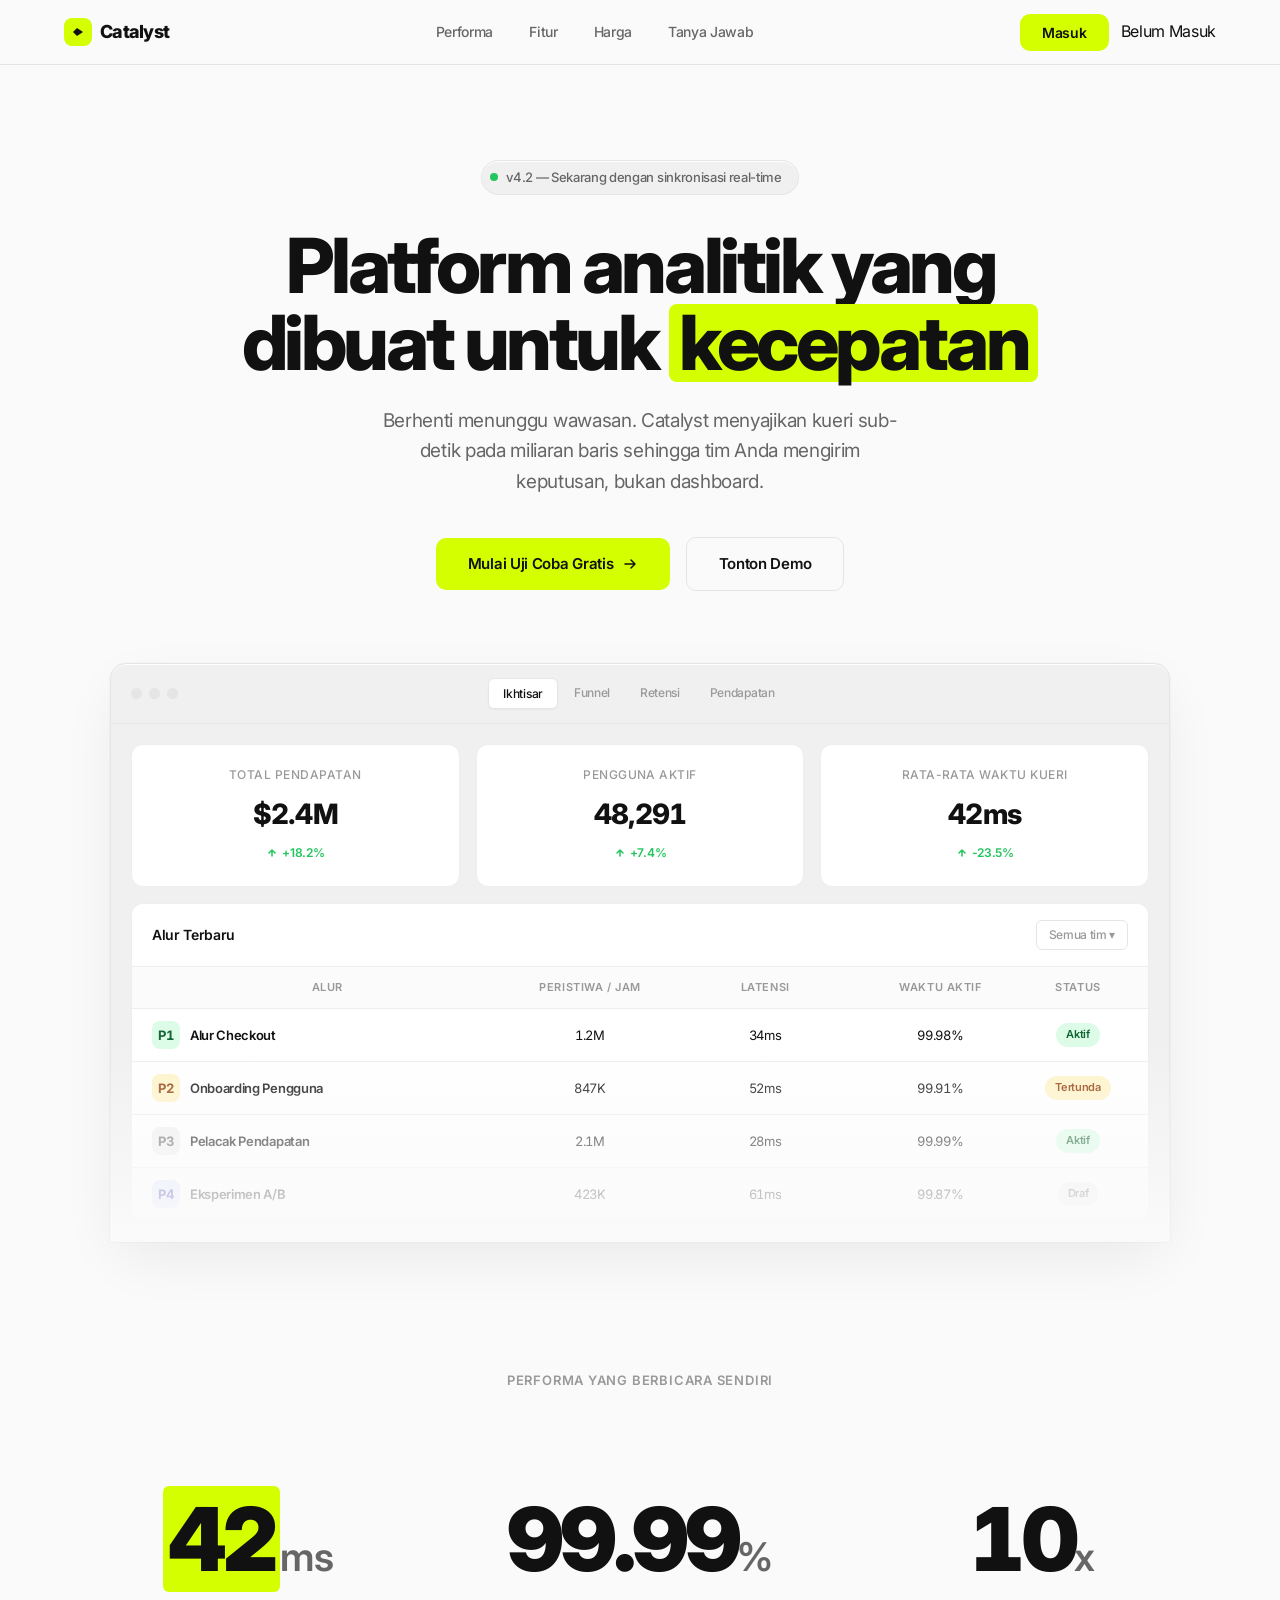
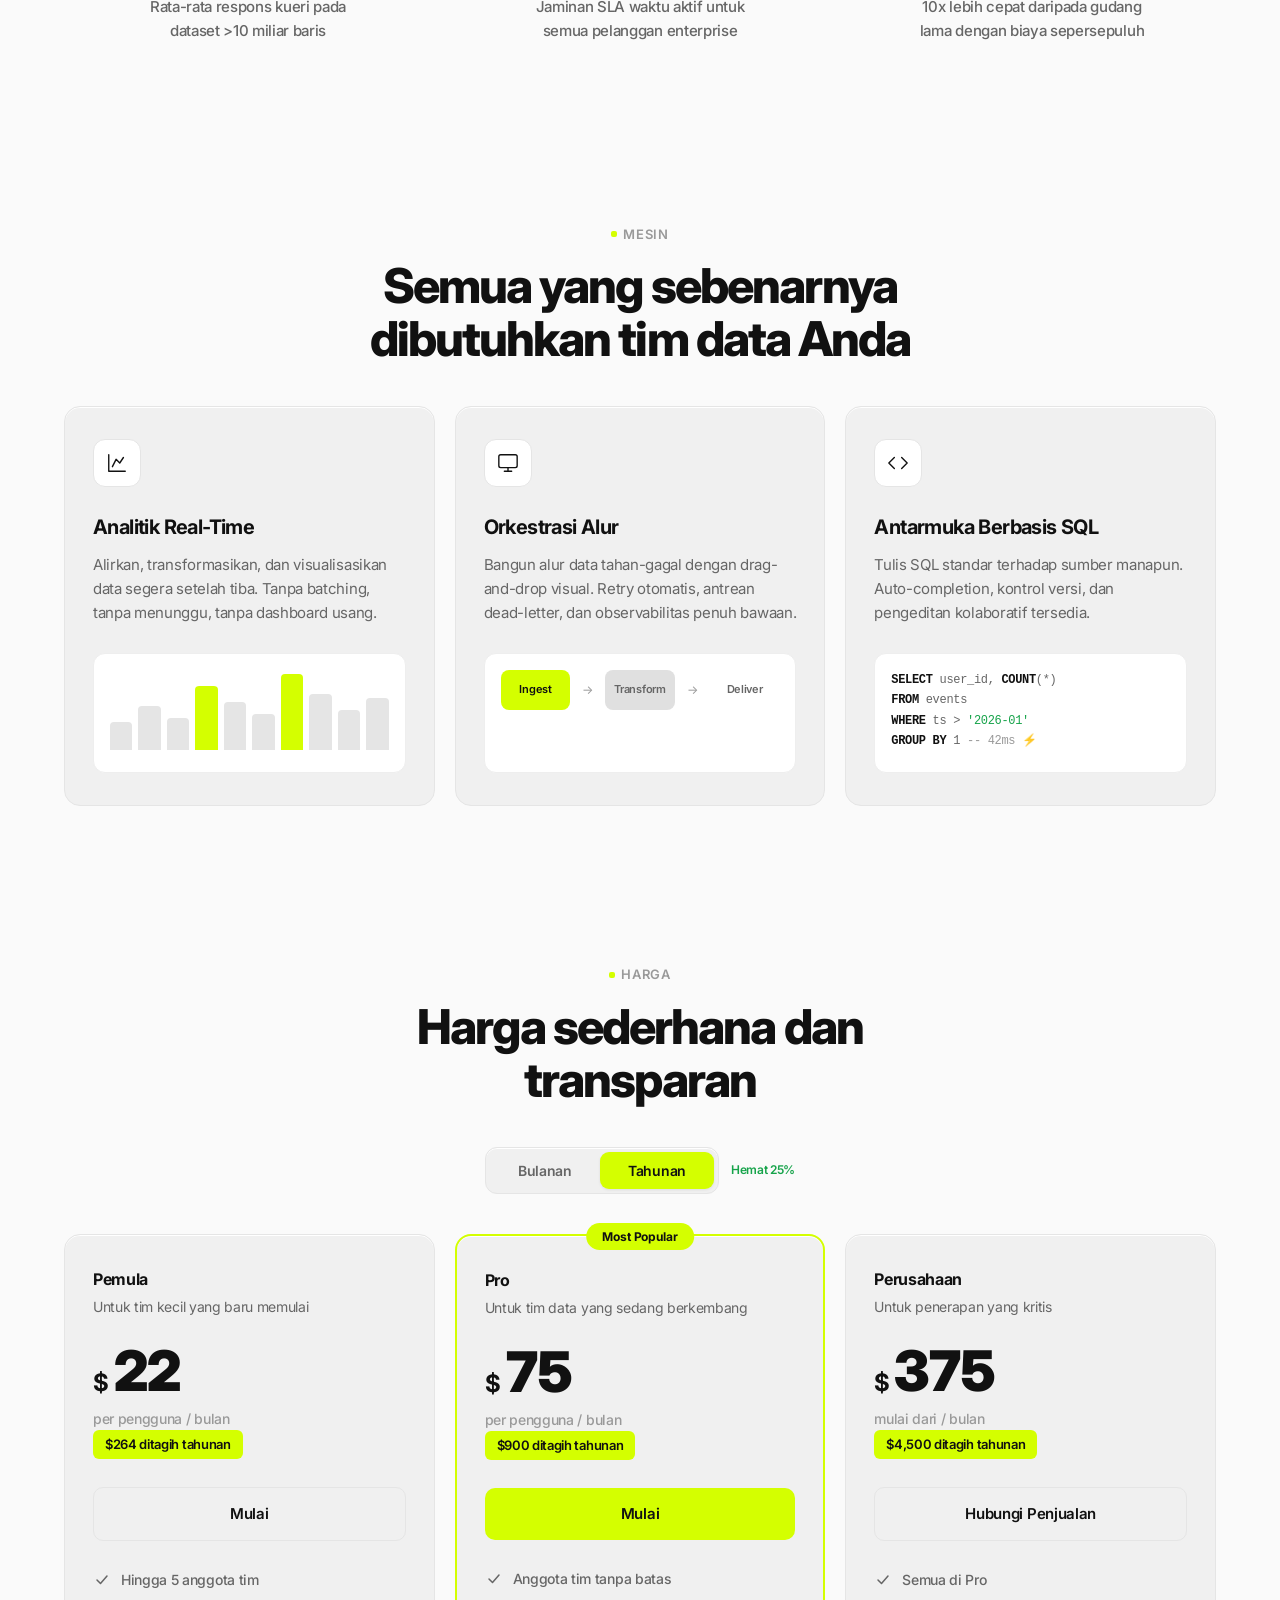
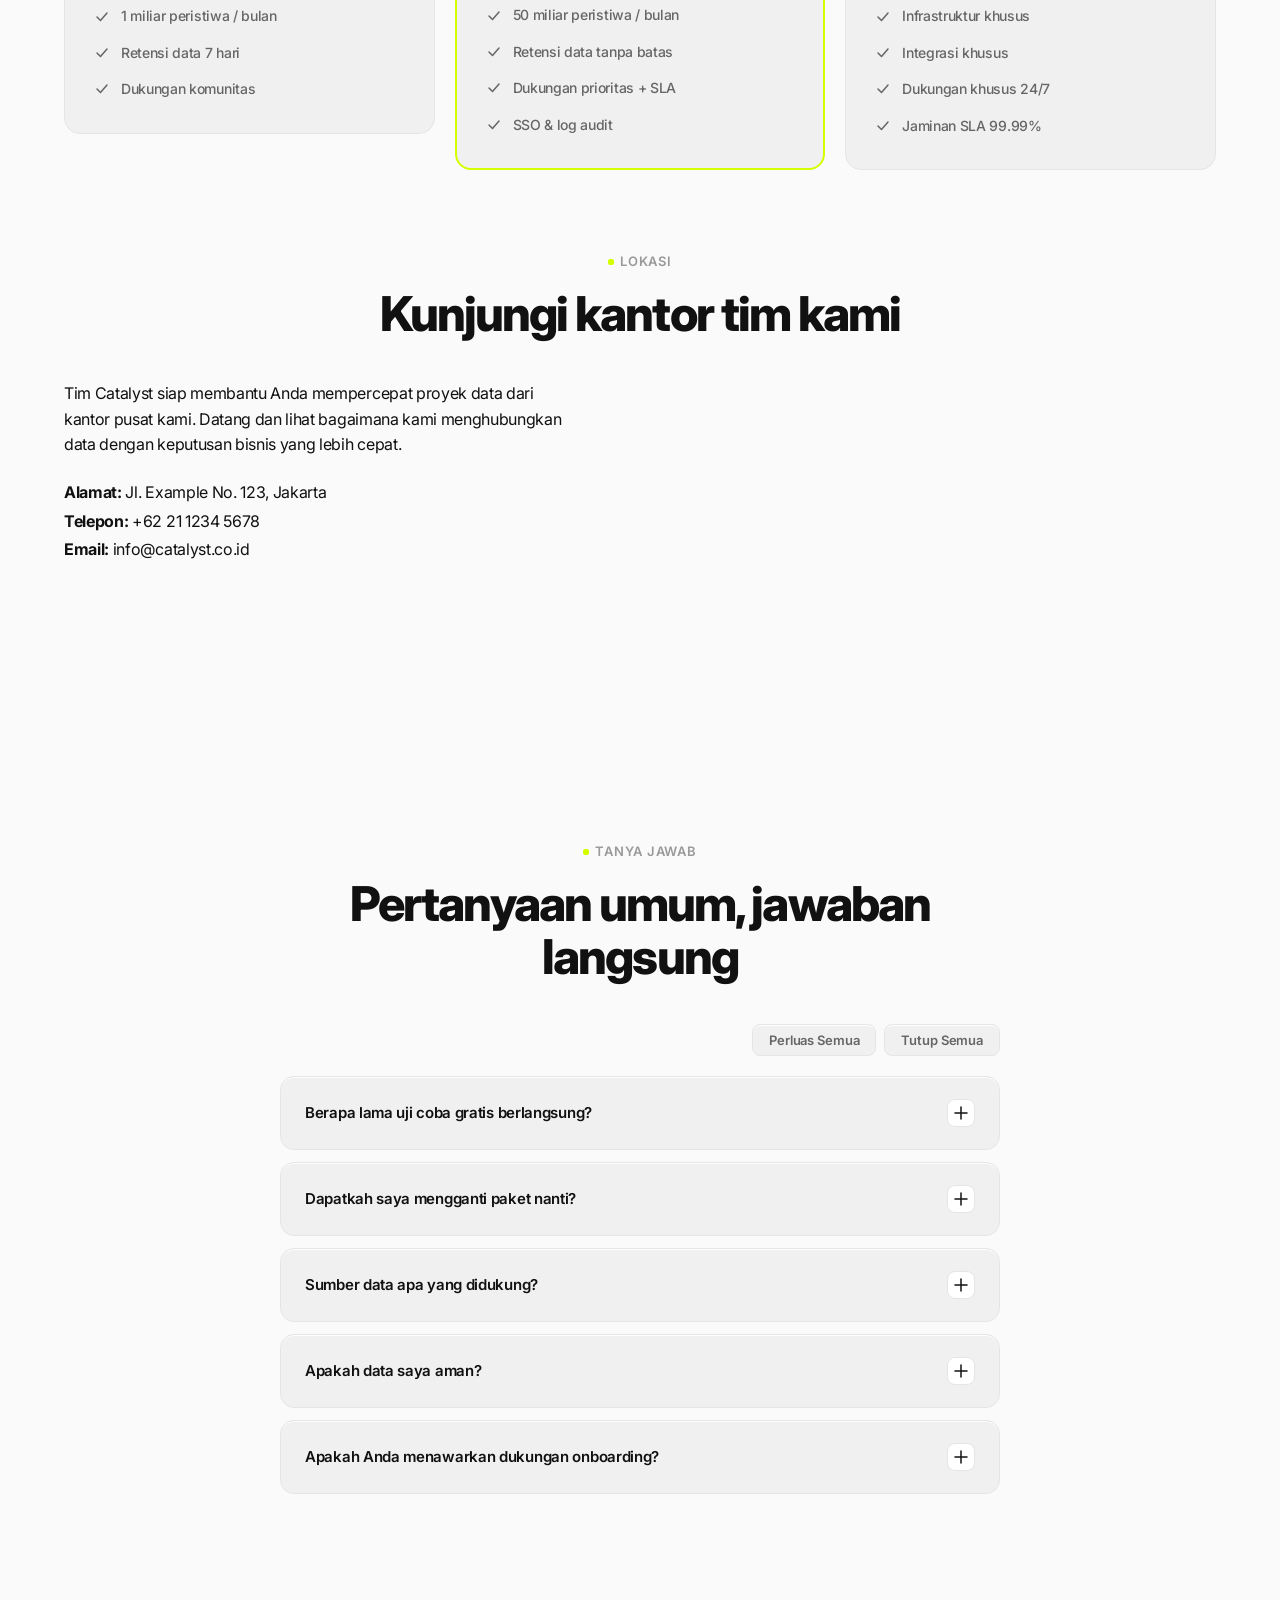
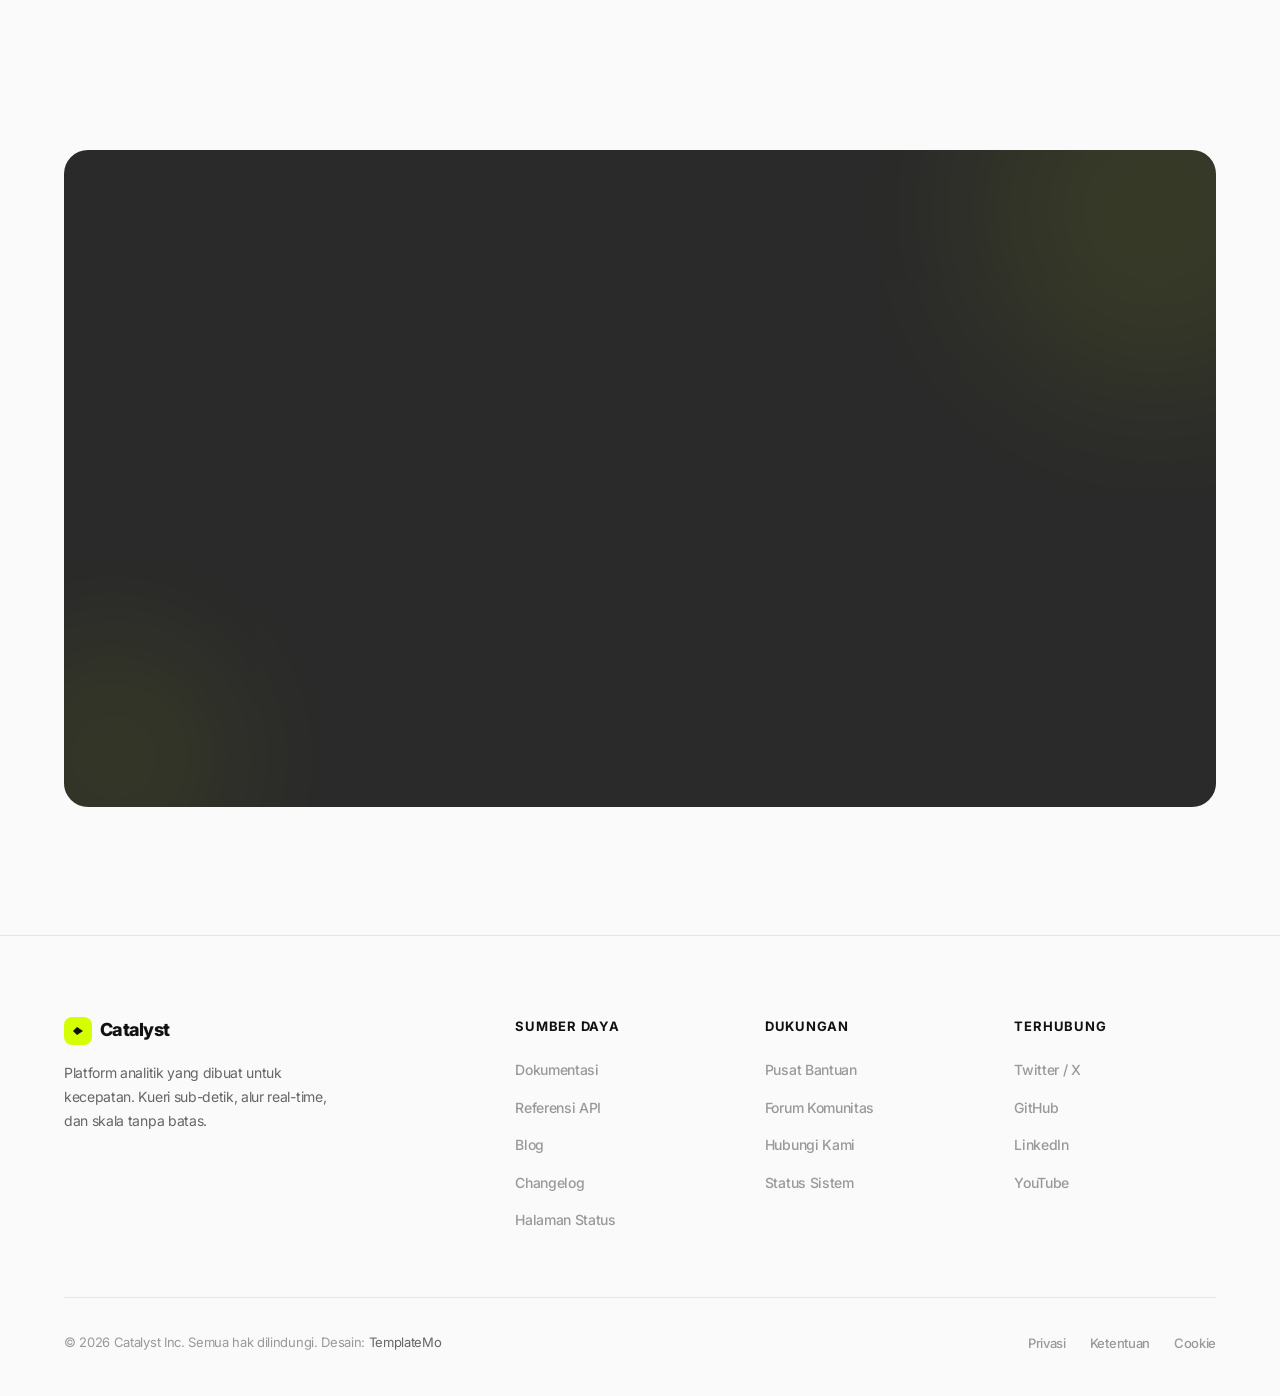
<file: landing/index.html>
<!doctype html>
<html lang="id">
  <head>
    <meta charset="UTF-8" />
    <meta name="viewport" content="width=device-width, initial-scale=1.0" />
    <title>Catalyst - Kirim Lebih Cepat, Skala Tanpa Batas</title>

    <!--

    TemplateMo 618 The Catalyst

    https://templatemo.com/tm-618-the-catalyst

    Silver & Acid Light-Mode SaaS Landing Page

    -->

    <!-- Google Fonts -->
    <link rel="preconnect" href="https://fonts.googleapis.com" />
    <link rel="preconnect" href="https://fonts.gstatic.com" crossorigin />
    <link
      href="https://fonts.googleapis.com/css2?family=Inter:wght@400;500;600;700;800;900&display=swap"
      rel="stylesheet"
    />

    <!-- Template CSS -->
    <link rel="stylesheet" href="templatemo-catalyst-style.css" />
  </head>
  <body>
    <!-- ===== NAVIGATION ===== -->
    <nav class="nav" role="navigation" aria-label="Main navigation">
      <div class="nav-inner">
        <a href="#" class="nav-logo" aria-label="Catalyst Home">
          <span class="nav-logo-mark">
            <svg
              viewBox="0 0 16 16"
              fill="none"
              xmlns="http://www.w3.org/2000/svg"
            >
              <path d="M3 8L7 4L13 8L7 12L3 8Z" fill="#111" />
            </svg>
          </span>
          Catalyst
        </a>
        <ul class="nav-links" id="navLinks">
          <li><a href="#metrics">Performa</a></li>
          <li><a href="#engine">Fitur</a></li>
          <li><a href="#pricing">Harga</a></li>
          <li><a href="#faq">Tanya Jawab</a></li>
        </ul>
        <div class="nav-cta">
          <div id="authArea">
            <button onclick="goLogin()" class="btn-acid">Masuk</button>
          </div>
          <p id="userInfo">Belum Masuk</p>
        </div>
        <button
          class="nav-toggle"
          id="navToggle"
          aria-label="Toggle menu"
          aria-expanded="false"
        >
          <span></span>
        </button>
      </div>
    </nav>

    <!-- ===== SECTION 1: HERO ===== -->
    <section class="hero">
      <div class="container">
        <div class="hero-badge reveal">
          <span class="hero-badge-dot"></span>
          v4.2 — Sekarang dengan sinkronisasi real-time
        </div>
        <h1 class="reveal">
          Platform analitik yang dibuat untuk
          <span class="accent-word">kecepatan</span>
        </h1>
        <p class="hero-sub reveal">
          Berhenti menunggu wawasan. Catalyst menyajikan kueri sub-detik pada
          miliaran baris sehingga tim Anda mengirim keputusan, bukan dashboard.
        </p>
        <div class="hero-actions reveal">
          <a href="#pricing" class="btn-acid">
            Mulai Uji Coba Gratis
            <svg
              width="16"
              height="16"
              viewBox="0 0 16 16"
              fill="none"
              xmlns="http://www.w3.org/2000/svg"
            >
              <path
                d="M3 8H13M13 8L9 4M13 8L9 12"
                stroke="currentColor"
                stroke-width="1.5"
                stroke-linecap="round"
                stroke-linejoin="round"
              />
            </svg>
          </a>
          <a href="#demoVideo" class="btn-ghost">Tonton Demo</a>
        </div>

        <!-- Dashboard Mockup -->
        <div class="hero-dashboard reveal">
          <div class="dashboard-frame">
            <div class="dashboard-toolbar">
              <div class="dashboard-dots">
                <span></span><span></span><span></span>
              </div>
              <div class="dashboard-toolbar-tabs">
                <span class="active">Ikhtisar</span>
                <span>Funnel</span>
                <span>Retensi</span>
                <span>Pendapatan</span>
              </div>
              <div style="width: 50px"></div>
            </div>
            <div class="dashboard-body">
              <div class="dash-stat-card">
                <div class="dash-stat-label">Total Pendapatan</div>
                <div class="dash-stat-value">$2.4M</div>
                <div class="dash-stat-change">
                  <svg width="12" height="12" viewBox="0 0 12 12" fill="none">
                    <path
                      d="M6 9V3M6 3L3 6M6 3L9 6"
                      stroke="currentColor"
                      stroke-width="1.5"
                      stroke-linecap="round"
                      stroke-linejoin="round"
                    />
                  </svg>
                  +18.2%
                </div>
              </div>
              <div class="dash-stat-card">
                <div class="dash-stat-label">Pengguna Aktif</div>
                <div class="dash-stat-value">48,291</div>
                <div class="dash-stat-change">
                  <svg width="12" height="12" viewBox="0 0 12 12" fill="none">
                    <path
                      d="M6 9V3M6 3L3 6M6 3L9 6"
                      stroke="currentColor"
                      stroke-width="1.5"
                      stroke-linecap="round"
                      stroke-linejoin="round"
                    />
                  </svg>
                  +7.4%
                </div>
              </div>
              <div class="dash-stat-card">
                <div class="dash-stat-label">Rata-rata Waktu Kueri</div>
                <div class="dash-stat-value">42ms</div>
                <div class="dash-stat-change">
                  <svg width="12" height="12" viewBox="0 0 12 12" fill="none">
                    <path
                      d="M6 9V3M6 3L3 6M6 3L9 6"
                      stroke="currentColor"
                      stroke-width="1.5"
                      stroke-linecap="round"
                      stroke-linejoin="round"
                    />
                  </svg>
                  -23.5%
                </div>
              </div>
              <div class="dashboard-table-area">
                <div class="dash-table-header">
                  <span>Alur Terbaru</span>
                  <span class="dash-filter">Semua tim ▾</span>
                </div>
                <div class="dash-table">
                  <div class="dash-table-row head">
                    <div class="dash-cell">Alur</div>
                    <div class="dash-cell">Peristiwa / jam</div>
                    <div class="dash-cell">Latensi</div>
                    <div class="dash-cell">Waktu Aktif</div>
                    <div class="dash-cell">Status</div>
                  </div>
                  <div class="dash-table-row">
                    <div class="dash-cell dash-cell-name">
                      <span
                        class="dash-cell-icon"
                        style="background: #dcfce7; color: #166534"
                        >P1</span
                      >
                      Alur Checkout
                    </div>
                    <div class="dash-cell">1.2M</div>
                    <div class="dash-cell">34ms</div>
                    <div class="dash-cell">99.98%</div>
                    <div class="dash-cell">
                      <span class="dash-status active">Aktif</span>
                    </div>
                  </div>
                  <div class="dash-table-row">
                    <div class="dash-cell dash-cell-name">
                      <span
                        class="dash-cell-icon"
                        style="background: #fef3c7; color: #92400e"
                        >P2</span
                      >
                      Onboarding Pengguna
                    </div>
                    <div class="dash-cell">847K</div>
                    <div class="dash-cell">52ms</div>
                    <div class="dash-cell">99.91%</div>
                    <div class="dash-cell">
                      <span class="dash-status pending">Tertunda</span>
                    </div>
                  </div>
                  <div class="dash-table-row">
                    <div class="dash-cell dash-cell-name">
                      <span
                        class="dash-cell-icon"
                        style="
                          background: var(--surface);
                          color: var(--text-muted);
                        "
                        >P3</span
                      >
                      Pelacak Pendapatan
                    </div>
                    <div class="dash-cell">2.1M</div>
                    <div class="dash-cell">28ms</div>
                    <div class="dash-cell">99.99%</div>
                    <div class="dash-cell">
                      <span class="dash-status active">Aktif</span>
                    </div>
                  </div>
                  <div class="dash-table-row">
                    <div class="dash-cell dash-cell-name">
                      <span
                        class="dash-cell-icon"
                        style="background: #e0e7ff; color: #3730a3"
                        >P4</span
                      >
                      Eksperimen A/B
                    </div>
                    <div class="dash-cell">423K</div>
                    <div class="dash-cell">61ms</div>
                    <div class="dash-cell">99.87%</div>
                    <div class="dash-cell">
                      <span class="dash-status draft">Draf</span>
                    </div>
                  </div>
                </div>
              </div>
            </div>
          </div>
        </div>
      </div>
    </section>

    <!-- ===== SECTION 2: SPEED METRICS ===== -->
    <section class="metrics" id="metrics">
      <div class="container">
        <p class="metrics-label reveal">Performa yang berbicara sendiri</p>
        <div class="metrics-grid">
          <div class="metric-item reveal">
            <div class="metric-number">
              <span class="metric-highlight">42</span
              ><span class="metric-unit">ms</span>
            </div>
            <p class="metric-desc">
              Rata-rata respons kueri pada dataset &gt;10 miliar baris
            </p>
          </div>
          <div class="metric-item reveal">
            <div class="metric-number">
              99.99<span class="metric-unit">%</span>
            </div>
            <p class="metric-desc">
              Jaminan SLA waktu aktif untuk semua pelanggan enterprise
            </p>
          </div>
          <div class="metric-item reveal">
            <div class="metric-number">
              10<span class="metric-unit">x</span>
            </div>
            <p class="metric-desc">
              10x lebih cepat daripada gudang lama dengan biaya sepersepuluh
            </p>
          </div>
        </div>
      </div>
    </section>

    <!-- ===== SECTION 3: THE ENGINE — BENTO GRID ===== -->
    <section class="engine" id="engine">
      <div class="container">
        <div class="section-header reveal">
          <p class="section-tag">Mesin</p>
          <h2 class="section-title">
            Semua yang sebenarnya dibutuhkan tim data Anda
          </h2>
        </div>
        <div class="bento-grid">
          <div class="card bento-card reveal">
            <div class="bento-card-icon">
              <svg
                viewBox="0 0 24 24"
                fill="none"
                stroke-width="1.5"
                stroke-linecap="round"
                stroke-linejoin="round"
              >
                <path d="M3 3v18h18" />
                <path d="M7 16l4-8 4 4 4-6" />
              </svg>
            </div>
            <h3>Analitik Real-Time</h3>
            <p>
              Alirkan, transformasikan, dan visualisasikan data segera setelah
              tiba. Tanpa batching, tanpa menunggu, tanpa dashboard usang.
            </p>
            <div class="bento-card-visual">
              <div class="mini-bars">
                <div class="mini-bar" style="height: 35%"></div>
                <div class="mini-bar" style="height: 55%"></div>
                <div class="mini-bar" style="height: 40%"></div>
                <div class="mini-bar highlight" style="height: 80%"></div>
                <div class="mini-bar" style="height: 60%"></div>
                <div class="mini-bar" style="height: 45%"></div>
                <div class="mini-bar highlight" style="height: 95%"></div>
                <div class="mini-bar" style="height: 70%"></div>
                <div class="mini-bar" style="height: 50%"></div>
                <div class="mini-bar" style="height: 65%"></div>
              </div>
            </div>
          </div>
          <div class="card bento-card reveal">
            <div class="bento-card-icon">
              <svg
                viewBox="0 0 24 24"
                fill="none"
                stroke-width="1.5"
                stroke-linecap="round"
                stroke-linejoin="round"
              >
                <rect x="2" y="3" width="20" height="14" rx="2" />
                <path d="M8 21h8M12 17v4" />
              </svg>
            </div>
            <h3>Orkestrasi Alur</h3>
            <p>
              Bangun alur data tahan-gagal dengan drag-and-drop visual. Retry
              otomatis, antrean dead-letter, dan observabilitas penuh bawaan.
            </p>
            <div class="bento-card-visual">
              <div class="mini-pipeline">
                <div class="mini-pipeline-node">Ingest</div>
                <span class="mini-pipeline-arrow">→</span>
                <div class="mini-pipeline-node">Transform</div>
                <span class="mini-pipeline-arrow">→</span>
                <div class="mini-pipeline-node">Deliver</div>
              </div>
            </div>
          </div>
          <div class="card bento-card reveal">
            <div class="bento-card-icon">
              <svg
                viewBox="0 0 24 24"
                fill="none"
                stroke-width="1.5"
                stroke-linecap="round"
                stroke-linejoin="round"
              >
                <path d="M16 18l6-6-6-6" />
                <path d="M8 6l-6 6 6 6" />
              </svg>
            </div>
            <h3>Antarmuka Berbasis SQL</h3>
            <p>
              Tulis SQL standar terhadap sumber manapun. Auto-completion,
              kontrol versi, dan pengeditan kolaboratif tersedia.
            </p>
            <div class="bento-card-visual">
              <div class="mini-code">
                <span class="keyword">SELECT</span> user_id,
                <span class="keyword">COUNT</span>(*)<br />
                <span class="keyword">FROM</span> events<br />
                <span class="keyword">WHERE</span> ts &gt;
                <span class="string">'2026-01'</span><br />
                <span class="keyword">GROUP BY</span> 1
                <span class="comment">-- 42ms ⚡</span>
              </div>
            </div>
          </div>
        </div>
      </div>
    </section>

    <!-- ===== SECTION 4: PRICING ===== -->
    <section class="pricing" id="pricing">
      <div class="container">
        <div class="section-header reveal">
          <p class="section-tag">Harga</p>
          <h2 class="section-title">Harga sederhana dan transparan</h2>
        </div>
        <div class="toggle-wrap reveal">
          <div class="toggle-container">
            <button class="toggle-btn" data-plan="monthly" id="toggleMonthly">
              Bulanan
            </button>
            <button
              class="toggle-btn active"
              data-plan="yearly"
              id="toggleYearly"
            >
              Tahunan
            </button>
          </div>
          <span class="toggle-save visible" id="toggleSave">Hemat 25%</span>
        </div>
        <div class="pricing-grid">
          <!-- Starter -->
          <div class="card pricing-card reveal">
            <div class="pricing-plan-name">Pemula</div>
            <div class="pricing-plan-desc">
              Untuk tim kecil yang baru memulai
            </div>
            <div class="pricing-amount">
              <span class="pricing-currency">$</span>
              <span class="pricing-value" data-monthly="30" data-yearly="22"
                >22</span
              >
            </div>
            <p class="pricing-period">per pengguna / bulan</p>
            <p
              class="pricing-billed yearly-active"
              data-monthly="Billed monthly"
              data-yearly="$264 billed annually"
            >
              $264 ditagih tahunan
            </p>
            <a href="#" class="btn-ghost">Mulai</a>
            <ul class="pricing-features">
              <li>
                <svg viewBox="0 0 18 18" fill="none">
                  <path
                    d="M4 9l3.5 3.5L14 5"
                    stroke="currentColor"
                    stroke-width="1.5"
                    stroke-linecap="round"
                    stroke-linejoin="round"
                  />
                </svg>
                Hingga 5 anggota tim
              </li>
              <li>
                <svg viewBox="0 0 18 18" fill="none">
                  <path
                    d="M4 9l3.5 3.5L14 5"
                    stroke="currentColor"
                    stroke-width="1.5"
                    stroke-linecap="round"
                    stroke-linejoin="round"
                  />
                </svg>
                1 miliar peristiwa / bulan
              </li>
              <li>
                <svg viewBox="0 0 18 18" fill="none">
                  <path
                    d="M4 9l3.5 3.5L14 5"
                    stroke="currentColor"
                    stroke-width="1.5"
                    stroke-linecap="round"
                    stroke-linejoin="round"
                  />
                </svg>
                Retensi data 7 hari
              </li>
              <li>
                <svg viewBox="0 0 18 18" fill="none">
                  <path
                    d="M4 9l3.5 3.5L14 5"
                    stroke="currentColor"
                    stroke-width="1.5"
                    stroke-linecap="round"
                    stroke-linejoin="round"
                  />
                </svg>
                Dukungan komunitas
              </li>
            </ul>
          </div>
          <!-- Pro -->
          <div class="card pricing-card featured reveal">
            <div class="pricing-plan-name">Pro</div>
            <div class="pricing-plan-desc">
              Untuk tim data yang sedang berkembang
            </div>
            <div class="pricing-amount">
              <span class="pricing-currency">$</span>
              <span class="pricing-value" data-monthly="100" data-yearly="75"
                >75</span
              >
            </div>
            <p class="pricing-period">per pengguna / bulan</p>
            <p
              class="pricing-billed yearly-active"
              data-monthly="Billed monthly"
              data-yearly="$900 billed annually"
            >
              $900 ditagih tahunan
            </p>
            <a href="#" class="btn-acid">Mulai</a>
            <ul class="pricing-features">
              <li>
                <svg viewBox="0 0 18 18" fill="none">
                  <path
                    d="M4 9l3.5 3.5L14 5"
                    stroke="currentColor"
                    stroke-width="1.5"
                    stroke-linecap="round"
                    stroke-linejoin="round"
                  />
                </svg>
                Anggota tim tanpa batas
              </li>
              <li>
                <svg viewBox="0 0 18 18" fill="none">
                  <path
                    d="M4 9l3.5 3.5L14 5"
                    stroke="currentColor"
                    stroke-width="1.5"
                    stroke-linecap="round"
                    stroke-linejoin="round"
                  />
                </svg>
                50 miliar peristiwa / bulan
              </li>
              <li>
                <svg viewBox="0 0 18 18" fill="none">
                  <path
                    d="M4 9l3.5 3.5L14 5"
                    stroke="currentColor"
                    stroke-width="1.5"
                    stroke-linecap="round"
                    stroke-linejoin="round"
                  />
                </svg>
                Retensi data tanpa batas
              </li>
              <li>
                <svg viewBox="0 0 18 18" fill="none">
                  <path
                    d="M4 9l3.5 3.5L14 5"
                    stroke="currentColor"
                    stroke-width="1.5"
                    stroke-linecap="round"
                    stroke-linejoin="round"
                  />
                </svg>
                Dukungan prioritas + SLA
              </li>
              <li>
                <svg viewBox="0 0 18 18" fill="none">
                  <path
                    d="M4 9l3.5 3.5L14 5"
                    stroke="currentColor"
                    stroke-width="1.5"
                    stroke-linecap="round"
                    stroke-linejoin="round"
                  />
                </svg>
                SSO &amp; log audit
              </li>
            </ul>
          </div>
          <!-- Enterprise -->
          <div class="card pricing-card reveal">
            <div class="pricing-plan-name">Perusahaan</div>
            <div class="pricing-plan-desc">Untuk penerapan yang kritis</div>
            <div class="pricing-amount">
              <span class="pricing-currency">$</span>
              <span class="pricing-value" data-monthly="500" data-yearly="375"
                >375</span
              >
            </div>
            <p class="pricing-period">mulai dari / bulan</p>
            <p
              class="pricing-billed yearly-active"
              data-monthly="Billed monthly"
              data-yearly="$4,500 billed annually"
            >
              $4,500 ditagih tahunan
            </p>
            <a href="#" class="btn-ghost">Hubungi Penjualan</a>
            <ul class="pricing-features">
              <li>
                <svg viewBox="0 0 18 18" fill="none">
                  <path
                    d="M4 9l3.5 3.5L14 5"
                    stroke="currentColor"
                    stroke-width="1.5"
                    stroke-linecap="round"
                    stroke-linejoin="round"
                  />
                </svg>
                Semua di Pro
              </li>
              <li>
                <svg viewBox="0 0 18 18" fill="none">
                  <path
                    d="M4 9l3.5 3.5L14 5"
                    stroke="currentColor"
                    stroke-width="1.5"
                    stroke-linecap="round"
                    stroke-linejoin="round"
                  />
                </svg>
                Infrastruktur khusus
              </li>
              <li>
                <svg viewBox="0 0 18 18" fill="none">
                  <path
                    d="M4 9l3.5 3.5L14 5"
                    stroke="currentColor"
                    stroke-width="1.5"
                    stroke-linecap="round"
                    stroke-linejoin="round"
                  />
                </svg>
                Integrasi khusus
              </li>
              <li>
                <svg viewBox="0 0 18 18" fill="none">
                  <path
                    d="M4 9l3.5 3.5L14 5"
                    stroke="currentColor"
                    stroke-width="1.5"
                    stroke-linecap="round"
                    stroke-linejoin="round"
                  />
                </svg>
                Dukungan khusus 24/7
              </li>
              <li>
                <svg viewBox="0 0 18 18" fill="none">
                  <path
                    d="M4 9l3.5 3.5L14 5"
                    stroke="currentColor"
                    stroke-width="1.5"
                    stroke-linecap="round"
                    stroke-linejoin="round"
                  />
                </svg>
                Jaminan SLA 99.99%
              </li>
            </ul>
          </div>
        </div>
      </div>
    </section>

    <!-- ===== SECTION 5: LOCASI ===== -->
    <section class="location" id="location">
      <div class="container">
        <div class="section-header reveal">
          <p class="section-tag">Lokasi</p>
          <h2 class="section-title">Kunjungi kantor tim kami</h2>
        </div>
        <div
          class="location-grid reveal"
          style="
            display: grid;
            grid-template-columns: 1fr 1.2fr;
            gap: 2rem;
            align-items: start;
          "
        >
          <div>
            <p>
              Tim Catalyst siap membantu Anda mempercepat proyek data dari
              kantor pusat kami. Datang dan lihat bagaimana kami menghubungkan
              data dengan keputusan bisnis yang lebih cepat.
            </p>
            <ul
              style="
                list-style: none;
                padding: 0;
                margin: 1.25rem 0;
                line-height: 1.8;
              "
            >
              <li><strong>Alamat:</strong> Jl. Example No. 123, Jakarta</li>
              <li><strong>Telepon:</strong> +62 21 1234 5678</li>
              <li><strong>Email:</strong> info@catalyst.co.id</li>
            </ul>
          </div>
          <div style="min-height: 300px">
            <iframe
              width="100%"
              height="100%"
              style="border: 0; min-height: 320px"
              loading="lazy"
              allowfullscreen
              referrerpolicy="no-referrer-when-downgrade"
              src="https://www.google.com/maps/embed?pb=!1m18!1m12!1m3!1d3966.6110321295938!2d106.81666631529339!3d-6.200000095403452!2m3!1f0!2f0!3f0!3m2!1i1024!2i768!4f13.1!3m3!1m2!1s0x2e69f5edc48ca45f%3A0xab2f5b5d7acef99f!2sMonas!5e0!3m2!1sen!2sid!4v1696111200000!5m2!1sen!2sid"
            ></iframe>
          </div>
        </div>
      </div>
    </section>

    <!-- ===== SECTION 5: FAQ ===== -->
    <section class="faq" id="faq">
      <div class="container">
        <div class="section-header reveal">
          <p class="section-tag">Tanya Jawab</p>
          <h2 class="section-title">Pertanyaan umum, jawaban langsung</h2>
        </div>
        <div class="faq-controls reveal">
          <button class="faq-ctrl-btn" id="faqExpandAll">Perluas Semua</button>
          <button class="faq-ctrl-btn" id="faqCollapseAll">Tutup Semua</button>
        </div>
        <div class="faq-list">
          <div class="faq-item reveal">
            <button class="faq-question" aria-expanded="false">
              Berapa lama uji coba gratis berlangsung?
              <span class="faq-icon"
                ><svg viewBox="0 0 14 14" fill="none">
                  <path
                    d="M7 1v12M1 7h12"
                    stroke="#111"
                    stroke-width="1.5"
                    stroke-linecap="round"
                  /></svg
              ></span>
            </button>
            <div class="faq-answer">
              <div class="faq-answer-inner">
                Setiap paket menyertakan uji coba gratis 14 hari dengan akses
                penuh ke semua fitur. Tidak diperlukan kartu kredit untuk
                memulai. Di akhir uji coba, Anda dapat memilih paket atau
                mengekspor data Anda.
              </div>
            </div>
          </div>
          <div class="faq-item reveal">
            <button class="faq-question" aria-expanded="false">
              Dapatkah saya mengganti paket nanti?
              <span class="faq-icon"
                ><svg viewBox="0 0 14 14" fill="none">
                  <path
                    d="M7 1v12M1 7h12"
                    stroke="#111"
                    stroke-width="1.5"
                    stroke-linecap="round"
                  /></svg
              ></span>
            </button>
            <div class="faq-answer">
              <div class="faq-answer-inner">
                Ya. Tingkatkan atau turunkan kapan saja dari pengaturan akun
                Anda. Saat meningkatkan, Anda hanya membayar selisih prorata.
                Saat menurunkan, saldo tersisa diterapkan sebagai kredit untuk
                faktur berikutnya.
              </div>
            </div>
          </div>
          <div class="faq-item reveal">
            <button class="faq-question" aria-expanded="false">
              Sumber data apa yang didukung?
              <span class="faq-icon"
                ><svg viewBox="0 0 14 14" fill="none">
                  <path
                    d="M7 1v12M1 7h12"
                    stroke="#111"
                    stroke-width="1.5"
                    stroke-linecap="round"
                  /></svg
              ></span>
            </button>
            <div class="faq-answer">
              <div class="faq-answer-inner">
                Catalyst terhubung ke 50+ sumber data langsung, termasuk
                PostgreSQL, MySQL, BigQuery, Snowflake, Redshift, S3, Kafka, dan
                sebagian besar REST API populer. Konektor kustom tersedia pada
                paket Perusahaan.
              </div>
            </div>
          </div>
          <div class="faq-item reveal">
            <button class="faq-question" aria-expanded="false">
              Apakah data saya aman?
              <span class="faq-icon"
                ><svg viewBox="0 0 14 14" fill="none">
                  <path
                    d="M7 1v12M1 7h12"
                    stroke="#111"
                    stroke-width="1.5"
                    stroke-linecap="round"
                  /></svg
              ></span>
            </button>
            <div class="faq-answer">
              <div class="faq-answer-inner">
                Tentu. Semua data dienkripsi saat disimpan (AES-256) dan saat
                transit (TLS 1.3). Kami memiliki sertifikasi SOC 2 Type II dan
                mematuhi GDPR. Pelanggan Perusahaan juga mendapatkan
                infrastruktur khusus dengan VPC peering dan kunci enkripsi
                khusus.
              </div>
            </div>
          </div>
          <div class="faq-item reveal">
            <button class="faq-question" aria-expanded="false">
              Apakah Anda menawarkan dukungan onboarding?
              <span class="faq-icon"
                ><svg viewBox="0 0 14 14" fill="none">
                  <path
                    d="M7 1v12M1 7h12"
                    stroke="#111"
                    stroke-width="1.5"
                    stroke-linecap="round"
                  /></svg
              ></span>
            </button>
            <div class="faq-answer">
              <div class="faq-answer-inner">
                Pelanggan Pro mendapat akses ke tim onboarding selama 30 hari
                pertama. Pelanggan Perusahaan menerima engineer solusi khusus
                untuk implementasi penuh. Semua paket menyertakan akses ke
                dokumentasi, tutorial, dan forum komunitas kami.
              </div>
            </div>
          </div>
        </div>
      </div>
    </section>

    <!-- ===== SECTION 6: CTA BANNER ===== -->
    <section id="demoVideo" class="cta-banner">
      <div class="container">
        <div class="cta-banner-inner reveal">
          <iframe
            width="814"
            height="458"
            src="https://www.youtube.com/embed/115amzVdV44"
            title="How To Fix a Water Damaged Laptop"
            frameborder="0"
            allow="
              accelerometer;
              autoplay;
              clipboard-write;
              encrypted-media;
              gyroscope;
              picture-in-picture;
              web-share;
            "
            referrerpolicy="strict-origin-when-cross-origin"
            allowfullscreen
          ></iframe>
        </div>
      </div>
    </section>

    <!-- ===== SECTION 7: FOOTER ===== -->
    <footer class="footer" id="footer">
      <div class="container">
        <div class="footer-grid">
          <div>
            <a href="#" class="nav-logo" aria-label="Catalyst Home">
              <span class="nav-logo-mark">
                <svg
                  viewBox="0 0 16 16"
                  fill="none"
                  xmlns="http://www.w3.org/2000/svg"
                >
                  <path d="M3 8L7 4L13 8L7 12L3 8Z" fill="#111" />
                </svg>
              </span>
              Catalyst
            </a>
            <p class="footer-brand-desc">
              Platform analitik yang dibuat untuk kecepatan. Kueri sub-detik,
              alur real-time, dan skala tanpa batas.
            </p>
          </div>
          <div>
            <h4 class="footer-col-title">Sumber Daya</h4>
            <ul class="footer-links">
              <li><a href="#">Dokumentasi</a></li>
              <li><a href="#">Referensi API</a></li>
              <li><a href="#">Blog</a></li>
              <li><a href="#">Changelog</a></li>
              <li><a href="#">Halaman Status</a></li>
            </ul>
          </div>
          <div>
            <h4 class="footer-col-title">Dukungan</h4>
            <ul class="footer-links">
              <li><a href="#">Pusat Bantuan</a></li>
              <li><a href="#">Forum Komunitas</a></li>
              <li><a href="#">Hubungi Kami</a></li>
              <li><a href="#">Status Sistem</a></li>
            </ul>
          </div>
          <div>
            <h4 class="footer-col-title">Terhubung</h4>
            <ul class="footer-links">
              <li><a href="#">Twitter / X</a></li>
              <li><a href="#">GitHub</a></li>
              <li><a href="#">LinkedIn</a></li>
              <li><a href="#">YouTube</a></li>
            </ul>
          </div>
        </div>
        <div class="footer-bottom">
          <p class="footer-copy">
            &copy; 2026 Catalyst Inc. Semua hak dilindungi. Desain:
            <a
              href="https://templatemo.com/tm-618-the-catalyst"
              target="_blank"
              rel="nofollow"
              >TemplateMo</a
            >
          </p>
          <ul class="footer-bottom-links">
            <li><a href="#">Privasi</a></li>
            <li><a href="#">Ketentuan</a></li>
            <li><a href="#">Cookie</a></li>
          </ul>
        </div>
      </div>
    </footer>

    <!-- Template JS -->
    <script src="templatemo-catalyst-script.js"></script>
    <script src="../login/js/welcome.js"></script>
  </body>
</html>
</file>
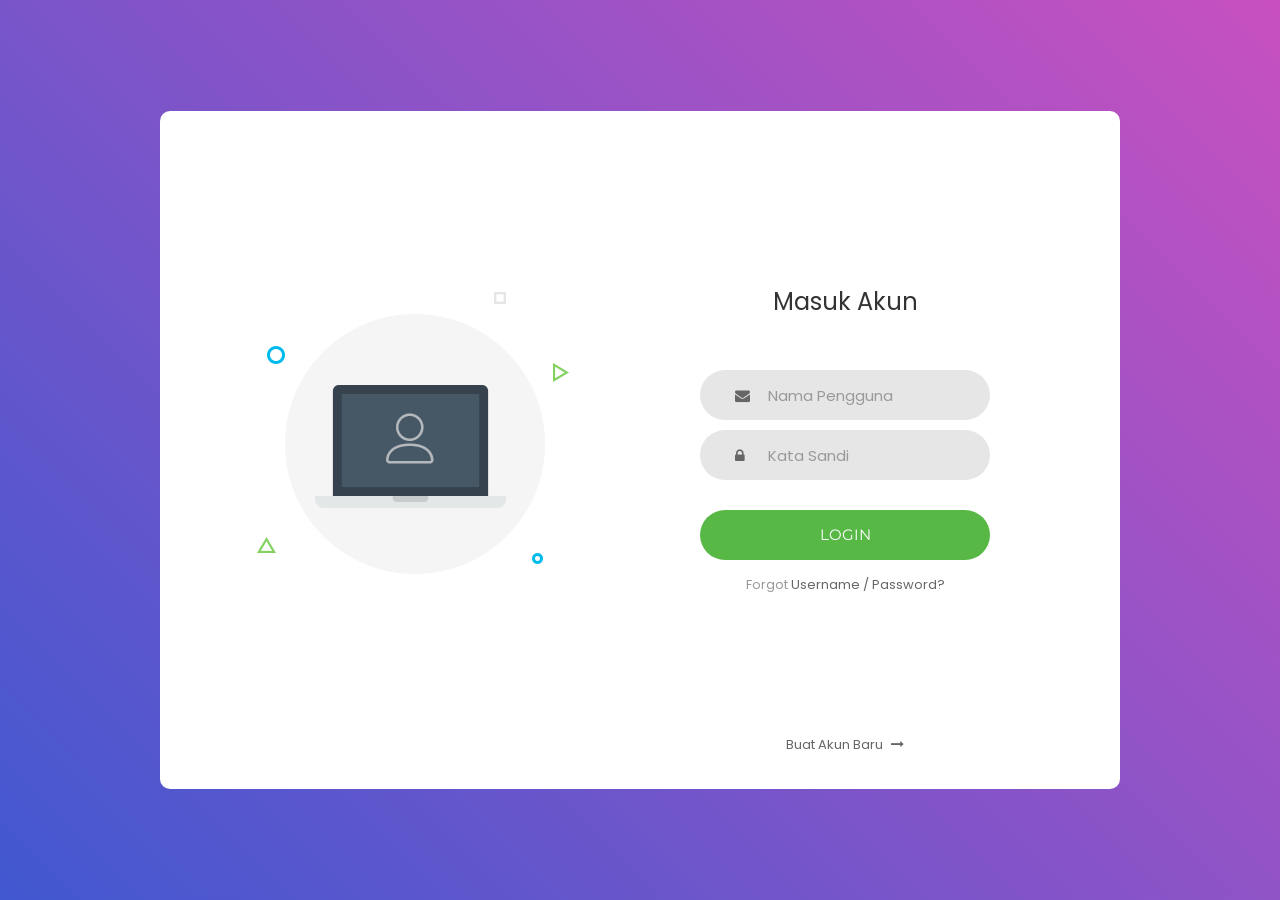
<file: login/index.html>
<!doctype html>
<html lang="en">
  <head>
    <title>Login V1</title>
    <meta charset="UTF-8" />
    <meta name="viewport" content="width=device-width, initial-scale=1" />
    <!--===============================================================================================-->
    <link rel="icon" type="image/png" href="images/icons/favicon.ico" />
    <!--===============================================================================================-->
    <link rel="stylesheet" href="https://cdn.jsdelivr.net/npm/bootstrap@4.6.2/dist/css/bootstrap.min.css" integrity="sha384-G0gaH1+g7h9N0R2ApvJx+PxK0T5aXjI2M1q4uCB7Od1Z6n5cxvB72uHciu0E2B+y" crossorigin="anonymous" />
    <!--===============================================================================================-->
    <link rel="stylesheet" href="https://cdnjs.cloudflare.com/ajax/libs/font-awesome/4.7.0/css/font-awesome.min.css" integrity="sha512-SfZyjQKqdtzQYaGn7cYzYq1KJ8qA72zGfj9n4T3nZVDx0k1A68W3ijWEeB4E1Y+CBI3w5UmdPI+kjKZ2w7+F9A==" crossorigin="anonymous" referrerpolicy="no-referrer" />
    <!--===============================================================================================-->
    <link rel="preconnect" href="https://fonts.googleapis.com" />
    <link rel="preconnect" href="https://fonts.gstatic.com" crossorigin />
    <link href="https://fonts.googleapis.com/css2?family=Montserrat:wght@400;700&family=Poppins:wght@400;500;600;700&display=swap" rel="stylesheet" />
    <!--===============================================================================================-->
    <link rel="stylesheet" type="text/css" href="css/util.css" />
    <link rel="stylesheet" type="text/css" href="css/main.css" />
    <!--===============================================================================================-->
  </head>
  <body>
    <div class="limiter">
      <div class="container-login100">
        <div class="wrap-login100">
          <div class="login100-pic js-tilt" data-tilt>
            <img src="images/img-01.png" alt="IMG" />
          </div>

          <form id="loginForm" class="login100-form validate-form">
            <span class="login100-form-title"> Masuk Akun </span>

            <div
              class="wrap-input100 validate-input"
              data-validate="Valid email is required: ex@abc.xyz"
            >
              <input
                class="input100"
                id="username"
                type="text"
                name="username"
                placeholder="Nama Pengguna"
              />
              <span class="focus-input100"></span>
              <span class="symbol-input100">
                <i class="fa fa-envelope" aria-hidden="true"></i>
              </span>
            </div>

            <div
              class="wrap-input100 validate-input"
              data-validate="Password is required"
            >
              <input
                class="input100"
                id="password"
                type="password"
                name="pass"
                placeholder="Kata Sandi"
              />
              <span class="focus-input100"></span>
              <span class="symbol-input100">
                <i class="fa fa-lock" aria-hidden="true"></i>
              </span>
            </div>

            <div class="container-login100-form-btn">
              <button class="login100-form-btn">Login</button>
            </div>

            <div class="text-center p-t-12">
              <span class="txt1"> Forgot </span>
              <a class="txt2" href="#"> Username / Password? </a>
            </div>

            <div class="text-center p-t-136">
              <a class="txt2" href="register.html">
                Buat Akun Baru
                <i class="fa fa-long-arrow-right m-l-5" aria-hidden="true"></i>
              </a>
            </div>
          </form>
        </div>
      </div>
    </div>

    <!--===============================================================================================-->
    <script src="https://code.jquery.com/jquery-3.2.1.min.js" integrity="sha256-fw8dq2HNBHN8zPAsaSaH4Rh5N9YJ5P1tmSD4pVMx0Q0=" crossorigin="anonymous"></script>
    <!--===============================================================================================-->
    <script src="https://cdn.jsdelivr.net/npm/popper.js@1.16.1/dist/umd/popper.min.js" integrity="sha384-9/reFTGAW83EW2RDu27R1AmT2+yW/qsH3hVf0RtLZRx9Yxk/0Dz0LxQ1YFec4+4" crossorigin="anonymous"></script>
    <script src="https://cdn.jsdelivr.net/npm/bootstrap@4.6.2/dist/js/bootstrap.min.js" integrity="sha384-+YQ4Q9fD0g2Dh4+T1c3x+0V0FQ5qf5T2BvT4S/7S4omFJ+71EXYt5YNfW0H/fqQF" crossorigin="anonymous"></script>
    <!--===============================================================================================-->
    <script src="vendor/tilt/tilt.jquery.min.js"></script>
    <script>
      $(".js-tilt").tilt({
        scale: 1.1,
      });
    </script>
    <!--===============================================================================================-->
    <script src="js/login.js"></script>
  </body>
</html>
</file>
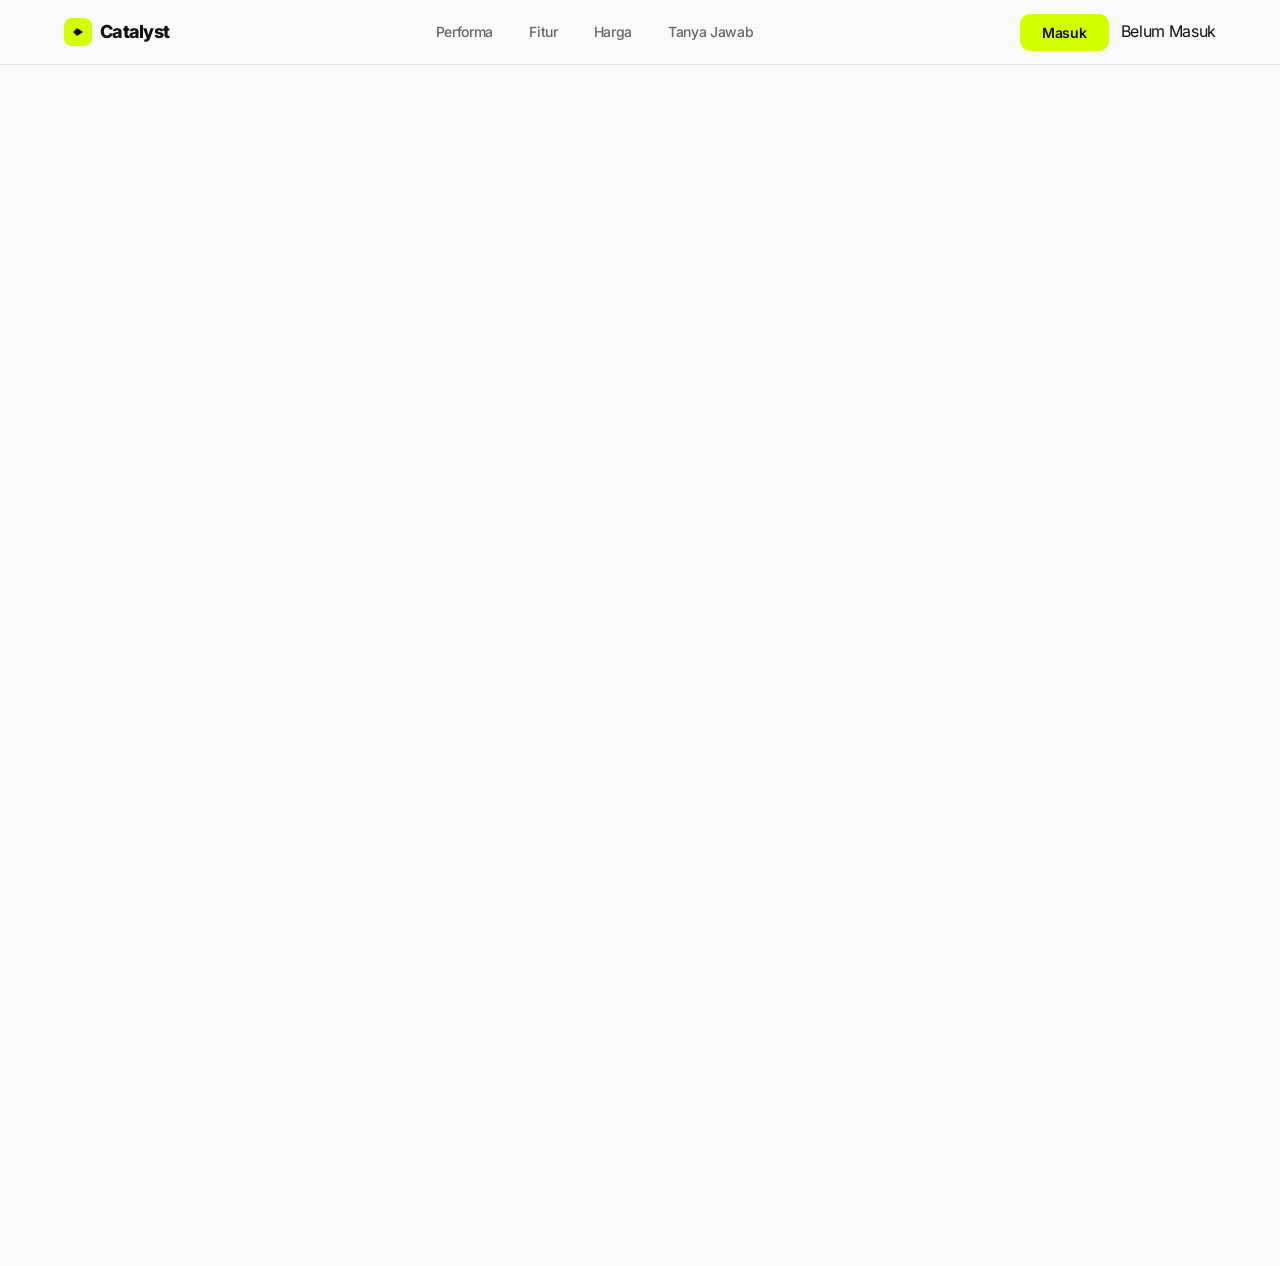
<file: landing.html>
<!doctype html>
<html lang="id">
  <head>
    <meta charset="UTF-8" />
    <meta name="viewport" content="width=device-width, initial-scale=1.0" />
    <title>Catalyst - Kirim Lebih Cepat, Skala Tanpa Batas</title>

    <!-- Google Fonts -->
    <link rel="preconnect" href="https://fonts.googleapis.com" />
    <link rel="preconnect" href="https://fonts.gstatic.com" crossorigin />
    <link
      href="https://fonts.googleapis.com/css2?family=Inter:wght@400;500;600;700;800;900&display=swap"
      rel="stylesheet"
    />

    <!-- Template CSS (kept in landing/ folder) -->
    <link rel="stylesheet" href="landing/templatemo-catalyst-style.css" />
  </head>
  <body>
    <!-- ===== NAVIGATION ===== -->
    <nav class="nav" role="navigation" aria-label="Main navigation">
      <div class="nav-inner">
        <a href="#" class="nav-logo" aria-label="Catalyst Home">
          <span class="nav-logo-mark">
            <svg
              viewBox="0 0 16 16"
              fill="none"
              xmlns="http://www.w3.org/2000/svg"
            >
              <path d="M3 8L7 4L13 8L7 12L3 8Z" fill="#111" />
            </svg>
          </span>
          Catalyst
        </a>
        <ul class="nav-links" id="navLinks">
          <li><a href="#metrics">Performa</a></li>
          <li><a href="#engine">Fitur</a></li>
          <li><a href="#pricing">Harga</a></li>
          <li><a href="#faq">Tanya Jawab</a></li>
        </ul>
        <div class="nav-cta">
          <div id="authArea">
            <button onclick="goLogin()" class="btn-acid">Masuk</button>
          </div>
          <p id="userInfo">Belum Masuk</p>
        </div>
        <button
          class="nav-toggle"
          id="navToggle"
          aria-label="Toggle menu"
          aria-expanded="false"
        >
          <span></span>
        </button>
      </div>
    </nav>

    <!-- full content from landing/index.html with updated asset paths -->
    <!-- ===== SECTION 1: HERO ===== -->
    <section class="hero">
      <div class="container">
        <div class="hero-badge reveal">
          <span class="hero-badge-dot"></span>
          v4.2 — Sekarang dengan sinkronisasi real-time
        </div>
        <h1 class="reveal">
          Platform analitik yang dibuat untuk
          <span class="accent-word">kecepatan</span>
        </h1>
        <p class="hero-sub reveal">
          Berhenti menunggu wawasan. Catalyst menyajikan kueri sub-detik pada
          miliaran baris sehingga tim Anda mengirim keputusan, bukan dashboard.
        </p>
        <div class="hero-actions reveal">
          <a href="#pricing" class="btn-acid">
            Mulai Uji Coba Gratis
            <svg
              width="16"
              height="16"
              viewBox="0 0 16 16"
              fill="none"
              xmlns="http://www.w3.org/2000/svg"
            >
              <path
                d="M3 8H13M13 8L9 4M13 8L9 12"
                stroke="currentColor"
                stroke-width="1.5"
                stroke-linecap="round"
                stroke-linejoin="round"
              />
            </svg>
          </a>
          <a href="#demoVideo" class="btn-ghost">Tonton Demo</a>
        </div>

        <!-- Dashboard Mockup -->
        <div class="hero-dashboard reveal">
          <div class="dashboard-frame">
            <div class="dashboard-toolbar">
              <div class="dashboard-dots">
                <span></span><span></span><span></span>
              </div>
              <div class="dashboard-toolbar-tabs">
                <span class="active">Ikhtisar</span>
                <span>Funnel</span>
                <span>Retensi</span>
                <span>Pendapatan</span>
              </div>
              <div style="width: 50px"></div>
            </div>
            <div class="dashboard-body">
              <div class="dash-stat-card">
                <div class="dash-stat-label">Total Pendapatan</div>
                <div class="dash-stat-value">$2.4M</div>
                <div class="dash-stat-change">
                  <svg width="12" height="12" viewBox="0 0 12 12" fill="none">
                    <path
                      d="M6 9V3M6 3L3 6M6 3L9 6"
                      stroke="currentColor"
                      stroke-width="1.5"
                      stroke-linecap="round"
                      stroke-linejoin="round"
                    />
                  </svg>
                  +18.2%
                </div>
              </div>
              <div class="dash-stat-card">
                <div class="dash-stat-label">Pengguna Aktif</div>
                <div class="dash-stat-value">48,291</div>
                <div class="dash-stat-change">
                  <svg width="12" height="12" viewBox="0 0 12 12" fill="none">
                    <path
                      d="M6 9V3M6 3L3 6M6 3L9 6"
                      stroke="currentColor"
                      stroke-width="1.5"
                      stroke-linecap="round"
                      stroke-linejoin="round"
                    />
                  </svg>
                  +7.4%
                </div>
              </div>
              <div class="dash-stat-card">
                <div class="dash-stat-label">Rata-rata Waktu Kueri</div>
                <div class="dash-stat-value">42ms</div>
                <div class="dash-stat-change">
                  <svg width="12" height="12" viewBox="0 0 12 12" fill="none">
                    <path
                      d="M6 9V3M6 3L3 6M6 3L9 6"
                      stroke="currentColor"
                      stroke-width="1.5"
                      stroke-linecap="round"
                      stroke-linejoin="round"
                    />
                  </svg>
                  -23.5%
                </div>
              </div>
              <div class="dashboard-table-area">
                <div class="dash-table-header">
                  <span>Alur Terbaru</span>
                  <span class="dash-filter">Semua tim ▾</span>
                </div>
                <div class="dash-table">
                  <div class="dash-table-row head">
                    <div class="dash-cell">Alur</div>
                    <div class="dash-cell">Peristiwa / jam</div>
                    <div class="dash-cell">Latensi</div>
                    <div class="dash-cell">Waktu Aktif</div>
                    <div class="dash-cell">Status</div>
                  </div>
                  <div class="dash-table-row">
                    <div class="dash-cell dash-cell-name">
                      <span
                        class="dash-cell-icon"
                        style="background: #dcfce7; color: #166534"
                        >P1</span
                      >
                      Alur Checkout
                    </div>
                    <div class="dash-cell">1.2M</div>
                    <div class="dash-cell">34ms</div>
                    <div class="dash-cell">99.98%</div>
                    <div class="dash-cell">
                      <span class="dash-status active">Aktif</span>
                    </div>
                  </div>
                  <div class="dash-table-row">
                    <div class="dash-cell dash-cell-name">
                      <span
                        class="dash-cell-icon"
                        style="background: #fef3c7; color: #92400e"
                        >P2</span
                      >
                      Onboarding Pengguna
                    </div>
                    <div class="dash-cell">847K</div>
                    <div class="dash-cell">52ms</div>
                    <div class="dash-cell">99.91%</div>
                    <div class="dash-cell">
                      <span class="dash-status pending">Tertunda</span>
                    </div>
                  </div>
                  <div class="dash-table-row">
                    <div class="dash-cell dash-cell-name">
                      <span
                        class="dash-cell-icon"
                        style="
                          background: var(--surface);
                          color: var(--text-muted);
                        "
                        >P3</span
                      >
                      Pelacak Pendapatan
                    </div>
                    <div class="dash-cell">2.1M</div>
                    <div class="dash-cell">28ms</div>
                    <div class="dash-cell">99.99%</div>
                    <div class="dash-cell">
                      <span class="dash-status active">Aktif</span>
                    </div>
                  </div>
                  <div class="dash-table-row">
                    <div class="dash-cell dash-cell-name">
                      <span
                        class="dash-cell-icon"
                        style="background: #e0e7ff; color: #3730a3"
                        >P4</span
                      >
                      Eksperimen A/B
                    </div>
                    <div class="dash-cell">423K</div>
                    <div class="dash-cell">61ms</div>
                    <div class="dash-cell">99.87%</div>
                    <div class="dash-cell">
                      <span class="dash-status draft">Draf</span>
                    </div>
                  </div>
                </div>
              </div>
            </div>
          </div>
        </div>
      </div>
    </section>

    <!-- rest of content omitted for brevity: identical to landing/index.html -->

    <!-- Template JS (kept in landing/ folder) -->
    <script src="landing/templatemo-catalyst-script.js"></script>
    <script src="login/js/welcome.js"></script>
  </body>
</html>
</file>
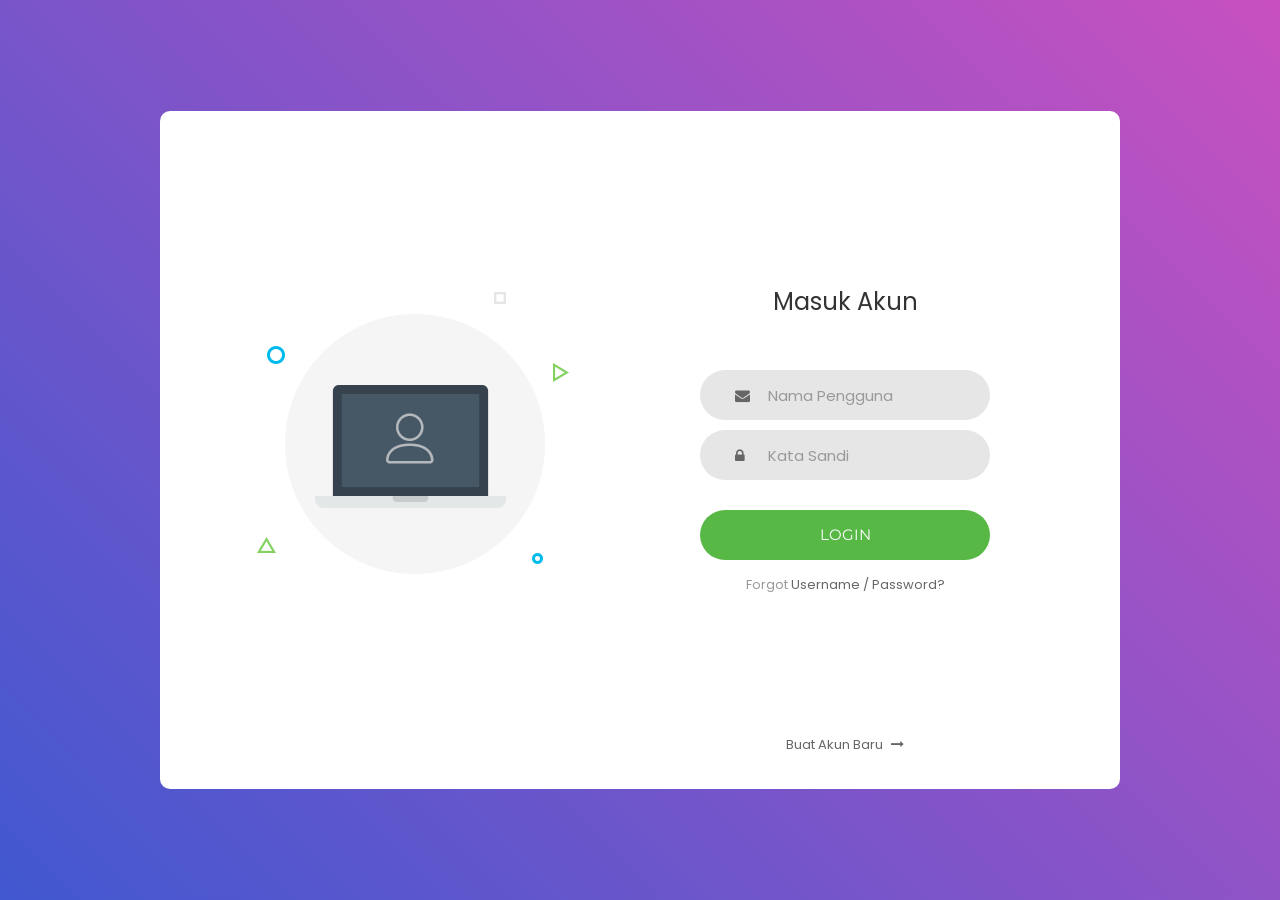
<file: login.html>
<!doctype html>
<html lang="en">
  <head>
    <title>Login V1</title>
    <meta charset="UTF-8" />
    <meta name="viewport" content="width=device-width, initial-scale=1" />
    <link rel="icon" type="image/png" href="login/images/icons/favicon.ico" />
    <link
      rel="stylesheet"
      href="https://cdn.jsdelivr.net/npm/bootstrap@4.6.2/dist/css/bootstrap.min.css"
    />
    <link
      rel="stylesheet"
      href="https://cdnjs.cloudflare.com/ajax/libs/font-awesome/4.7.0/css/font-awesome.min.css"
    />
    <link rel="preconnect" href="https://fonts.googleapis.com" />
    <link rel="preconnect" href="https://fonts.gstatic.com" crossorigin />
    <link
      href="https://fonts.googleapis.com/css2?family=Montserrat:wght@400;700&family=Poppins:wght@400;500;600;700&display=swap"
      rel="stylesheet"
    />
    <link rel="stylesheet" type="text/css" href="login/css/util.css" />
    <link rel="stylesheet" type="text/css" href="login/css/main.css" />
  </head>
  <body>
    <div class="limiter">
      <div class="container-login100">
        <div class="wrap-login100">
          <div class="login100-pic js-tilt" data-tilt>
            <img src="login/images/img-01.png" alt="IMG" />
          </div>

          <form id="loginForm" class="login100-form validate-form">
            <span class="login100-form-title"> Masuk Akun </span>

            <div
              class="wrap-input100 validate-input"
              data-validate="Valid email is required: ex@abc.xyz"
            >
              <input
                class="input100"
                id="username"
                type="text"
                name="username"
                placeholder="Nama Pengguna"
              />
              <span class="focus-input100"></span>
              <span class="symbol-input100">
                <i class="fa fa-envelope" aria-hidden="true"></i>
              </span>
            </div>

            <div
              class="wrap-input100 validate-input"
              data-validate="Password is required"
            >
              <input
                class="input100"
                id="password"
                type="password"
                name="pass"
                placeholder="Kata Sandi"
              />
              <span class="focus-input100"></span>
              <span class="symbol-input100">
                <i class="fa fa-lock" aria-hidden="true"></i>
              </span>
            </div>

            <div class="container-login100-form-btn">
              <button class="login100-form-btn">Login</button>
            </div>

            <div class="text-center p-t-12">
              <span class="txt1"> Forgot </span>
              <a class="txt2" href="#"> Username / Password? </a>
            </div>

            <div class="text-center p-t-136">
              <a class="txt2" href="register.html">
                Buat Akun Baru
                <i class="fa fa-long-arrow-right m-l-5" aria-hidden="true"></i>
              </a>
            </div>
          </form>
        </div>
      </div>
    </div>

    <script src="https://code.jquery.com/jquery-3.2.1.min.js"></script>
    <script src="https://cdn.jsdelivr.net/npm/popper.js@1.16.1/dist/umd/popper.min.js"></script>
    <script src="https://cdn.jsdelivr.net/npm/bootstrap@4.6.2/dist/js/bootstrap.min.js"></script>
    <script src="login/vendor/tilt/tilt.jquery.min.js"></script>
    <script>
      $(".js-tilt").tilt({
        scale: 1.1,
      });
    </script>
    <script src="login/js/login.js"></script>
  </body>
</html>
</file>
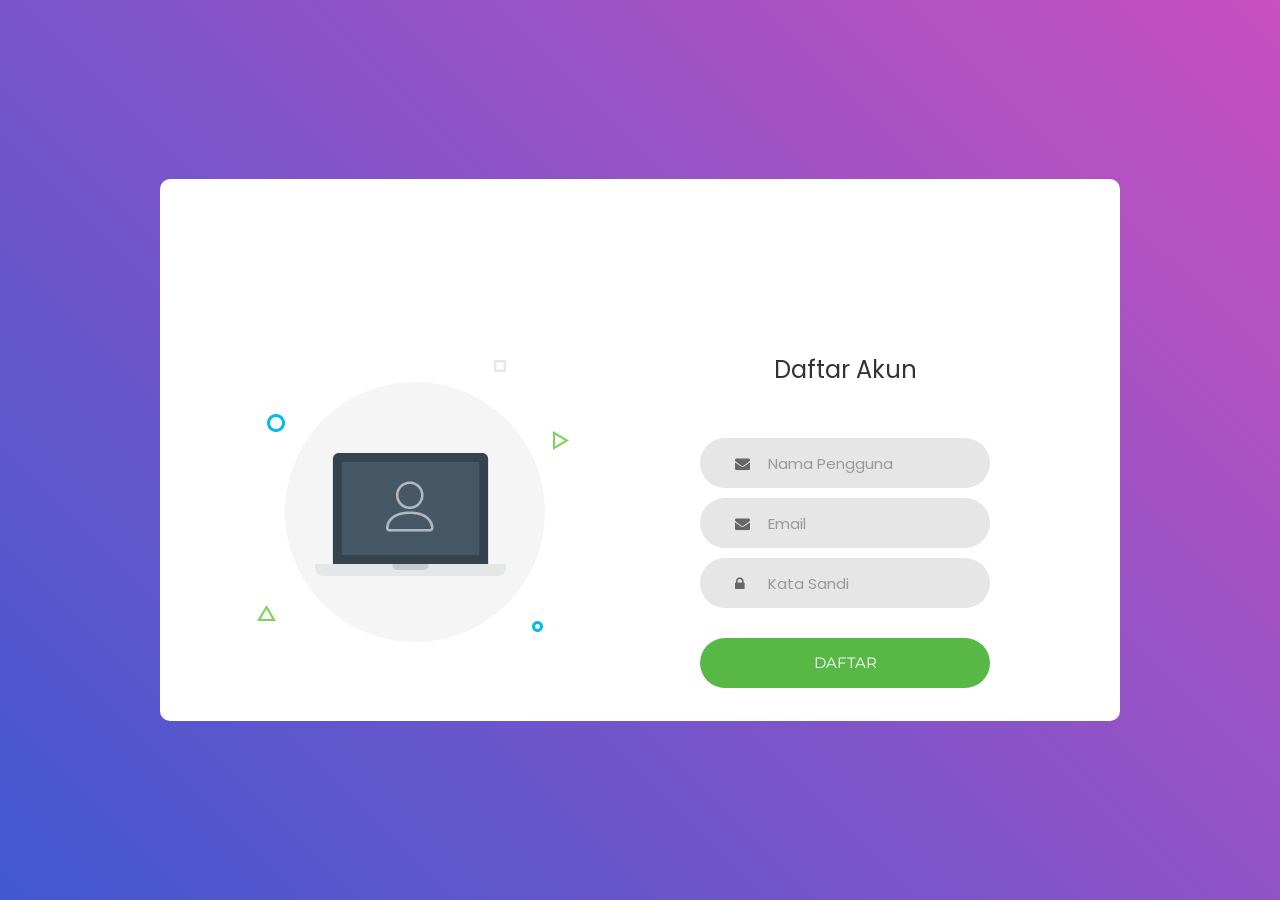
<file: register.html>
<!doctype html>
<html lang="en">
  <head>
    <title>Register</title>
    <meta charset="UTF-8" />
    <meta name="viewport" content="width=device-width, initial-scale=1" />
    <link rel="icon" type="image/png" href="login/images/icons/favicon.ico" />
    <link
      rel="stylesheet"
      href="https://cdn.jsdelivr.net/npm/bootstrap@4.6.2/dist/css/bootstrap.min.css"
    />
    <link
      rel="stylesheet"
      href="https://cdnjs.cloudflare.com/ajax/libs/font-awesome/4.7.0/css/font-awesome.min.css"
    />
    <link rel="preconnect" href="https://fonts.googleapis.com" />
    <link rel="preconnect" href="https://fonts.gstatic.com" crossorigin />
    <link
      href="https://fonts.googleapis.com/css2?family=Montserrat:wght@400;700&family=Poppins:wght@400;500;600;700&display=swap"
      rel="stylesheet"
    />
    <link rel="stylesheet" type="text/css" href="login/css/util.css" />
    <link rel="stylesheet" type="text/css" href="login/css/main.css" />
  </head>
  <body>
    <div class="limiter">
      <div class="container-login100">
        <div class="wrap-login100">
          <div class="login100-pic js-tilt" data-tilt>
            <img src="login/images/img-01.png" alt="IMG" />
          </div>

          <form id="registerForm" class="login100-form validate-form">
            <span class="login100-form-title"> Daftar Akun </span>

            <div
              class="wrap-input100 validate-input"
              data-validate="Valid email is required: ex@abc.xyz"
            >
              <input
                class="input100"
                id="username"
                type="text"
                name="username"
                placeholder="Nama Pengguna"
              />
              <span class="focus-input100"></span>
              <span class="symbol-input100">
                <i class="fa fa-envelope" aria-hidden="true"></i>
              </span>
            </div>

            <div
              class="wrap-input100 validate-input"
              data-validate="Valid email is required: ex@abc.xyz"
            >
              <input
                class="input100"
                id="email"
                type="text"
                name="email"
                placeholder="Email"
              />
              <span class="focus-input100"></span>
              <span class="symbol-input100">
                <i class="fa fa-envelope" aria-hidden="true"></i>
              </span>
            </div>

            <div
              class="wrap-input100 validate-input"
              data-validate="Password is required"
            >
              <input
                class="input100"
                id="password"
                type="password"
                name="pass"
                placeholder="Kata Sandi"
              />
              <span class="focus-input100"></span>
              <span class="symbol-input100">
                <i class="fa fa-lock" aria-hidden="true"></i>
              </span>
            </div>

            <div class="container-login100-form-btn">
              <button class="login100-form-btn" type="submit">Daftar</button>
            </div>
          </form>
        </div>
      </div>
    </div>

    <script src="https://code.jquery.com/jquery-3.2.1.min.js"></script>
    <script src="https://cdn.jsdelivr.net/npm/popper.js@1.16.1/dist/umd/popper.min.js"></script>
    <script src="https://cdn.jsdelivr.net/npm/bootstrap@4.6.2/dist/js/bootstrap.min.js"></script>
    <script src="login/vendor/tilt/tilt.jquery.min.js"></script>
    <script>
      $(".js-tilt").tilt({
        scale: 1.1,
      });
    </script>
    <script src="login/js/register.js" defer></script>
  </body>
</html>
</file>
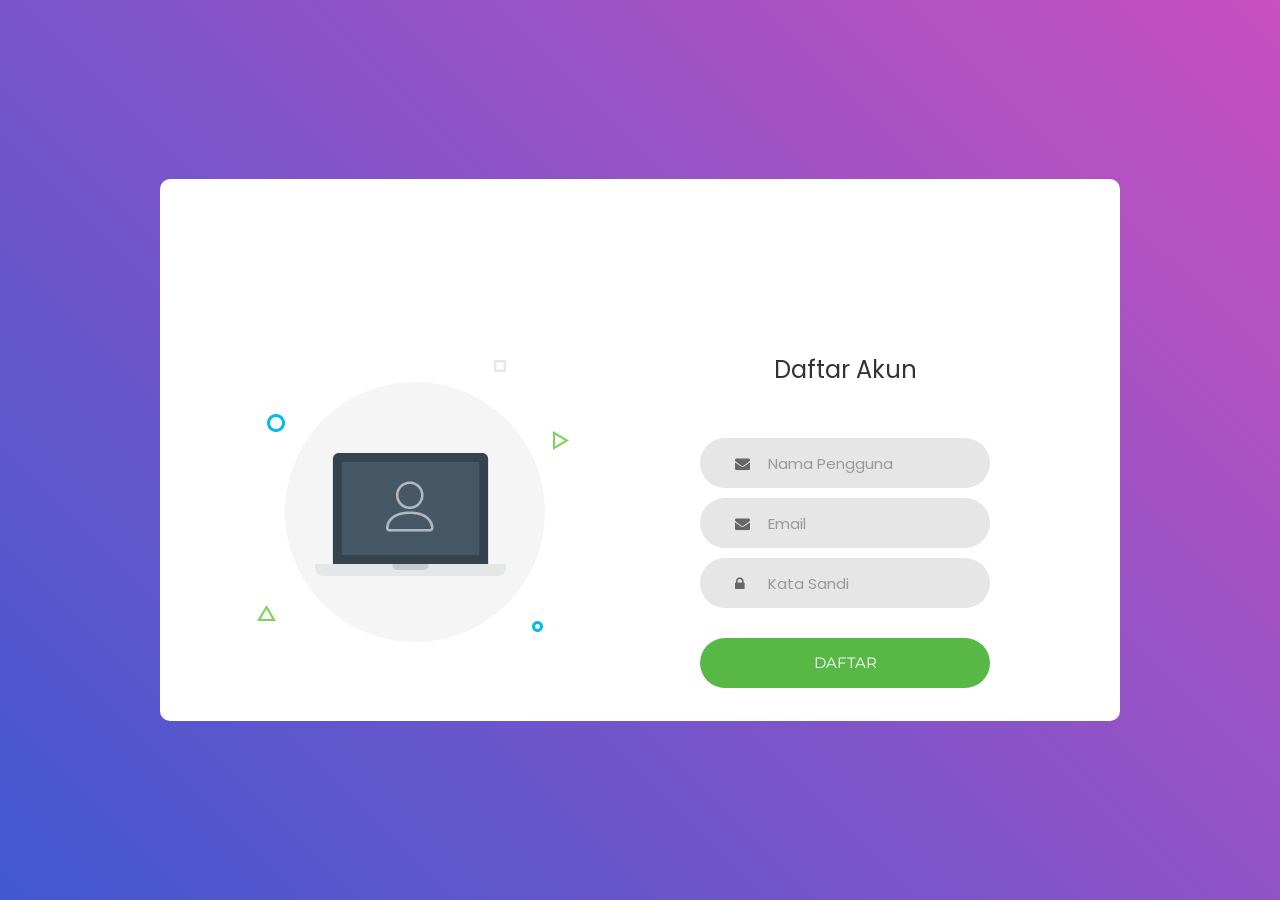
<file: login/register.html>
<!doctype html>
<html lang="en">
  <head>
    <title>Login V1</title>
    <meta charset="UTF-8" />
    <meta name="viewport" content="width=device-width, initial-scale=1" />
    <!--===============================================================================================-->
    <link rel="icon" type="image/png" href="images/icons/favicon.ico" />
    <!--===============================================================================================-->
    <link rel="stylesheet" href="https://cdn.jsdelivr.net/npm/bootstrap@4.6.2/dist/css/bootstrap.min.css" integrity="sha384-G0gaH1+g7h9N0R2ApvJx+PxK0T5aXjI2M1q4uCB7Od1Z6n5cxvB72uHciu0E2B+y" crossorigin="anonymous" />
    <!--===============================================================================================-->
    <link rel="stylesheet" href="https://cdnjs.cloudflare.com/ajax/libs/font-awesome/4.7.0/css/font-awesome.min.css" integrity="sha512-SfZyjQKqdtzQYaGn7cYzYq1KJ8qA72zGfj9n4T3nZVDx0k1A68W3ijWEeB4E1Y+CBI3w5UmdPI+kjKZ2w7+F9A==" crossorigin="anonymous" referrerpolicy="no-referrer" />
    <!--===============================================================================================-->
    <link rel="preconnect" href="https://fonts.googleapis.com" />
    <link rel="preconnect" href="https://fonts.gstatic.com" crossorigin />
    <link href="https://fonts.googleapis.com/css2?family=Montserrat:wght@400;700&family=Poppins:wght@400;500;600;700&display=swap" rel="stylesheet" />
    <!--===============================================================================================-->
    <link rel="stylesheet" type="text/css" href="css/util.css" />
    <link rel="stylesheet" type="text/css" href="css/main.css" />
    <!--===============================================================================================-->
  </head>
  <body>
    <div class="limiter">
      <div class="container-login100">
        <div class="wrap-login100">
          <div class="login100-pic js-tilt" data-tilt>
            <img src="images/img-01.png" alt="IMG" />
          </div>

          <form id="registerForm" class="login100-form validate-form">
            <span class="login100-form-title"> Daftar Akun </span>

            <div
              class="wrap-input100 validate-input"
              data-validate="Valid email is required: ex@abc.xyz"
            >
              <input
                class="input100"
                id="username"
                type="text"
                name="username"
                placeholder="Nama Pengguna"
              />
              <span class="focus-input100"></span>
              <span class="symbol-input100">
                <i class="fa fa-envelope" aria-hidden="true"></i>
              </span>
            </div>

            <div
              class="wrap-input100 validate-input"
              data-validate="Valid email is required: ex@abc.xyz"
            >
              <input
                class="input100"
                id="email"
                type="text"
                name="email"
                placeholder="Email"
              />
              <span class="focus-input100"></span>
              <span class="symbol-input100">
                <i class="fa fa-envelope" aria-hidden="true"></i>
              </span>
            </div>

            <div
              class="wrap-input100 validate-input"
              data-validate="Password is required"
            >
              <input
                class="input100"
                id="password"
                type="password"
                name="pass"
                placeholder="Kata Sandi"
              />
              <span class="focus-input100"></span>
              <span class="symbol-input100">
                <i class="fa fa-lock" aria-hidden="true"></i>
              </span>
            </div>

            <div class="container-login100-form-btn">
              <button class="login100-form-btn" type="submit">Daftar</button>
            </div>
          </form>
        </div>
      </div>
    </div>

    <!--===============================================================================================-->
    <script src="https://code.jquery.com/jquery-3.2.1.min.js" integrity="sha256-fw8dq2HNBHN8zPAsaSaH4Rh5N9YJ5P1tmSD4pVMx0Q0=" crossorigin="anonymous"></script>
    <!--===============================================================================================-->
    <script src="https://cdn.jsdelivr.net/npm/popper.js@1.16.1/dist/umd/popper.min.js" integrity="sha384-9/reFTGAW83EW2RDu27R1AmT2+yW/qsH3hVf0RtLZRx9Yxk/0Dz0LxQ1YFec4+4" crossorigin="anonymous"></script>
    <script src="https://cdn.jsdelivr.net/npm/bootstrap@4.6.2/dist/js/bootstrap.min.js" integrity="sha384-+YQ4Q9fD0g2Dh4+T1c3x+0V0FQ5qf5T2BvT4S/7S4omFJ+71EXYt5YNfW0H/fqQF" crossorigin="anonymous"></script>
    <!--===============================================================================================-->
    <script src="vendor/tilt/tilt.jquery.min.js"></script>
    <script>
      $(".js-tilt").tilt({
        scale: 1.1,
      });
    </script>
    <!--===============================================================================================-->
    <script src="js/register.js" defer></script>
  </body>
</html>
</file>
<file: landing/templatemo-catalyst-style.css>
/*

TemplateMo 618 The Catalyst

https://templatemo.com/tm-618-the-catalyst

Silver & Acid Light-Mode SaaS Landing Page

*/


*,
*::before,
*::after {
    margin: 0;
    padding: 0;
    box-sizing: border-box;
}

:root {
    /* Silver & Acid Palette */
    --bg:           #FAFAFA;
    --surface:      #F0F0F0;
    --text:         #111111;
    --text-muted:   #666666;
    --text-dim:     #999999;
    --accent:       #D4FF00;
    --accent-hover: #c2eb00;
    --border:       #E5E5E5;
    --border-light: #EEEEEE;
    --white:        #FFFFFF;

    /* Spacing */
    --section-pad: clamp(80px, 10vw, 140px);
    --container:   1200px;
    --gap:         24px;
}

html {
    scroll-behavior: smooth;
    -webkit-font-smoothing: antialiased;
    -moz-osx-font-smoothing: grayscale;
}

body {
    font-family: 'Inter', -apple-system, BlinkMacSystemFont, 'SF Pro Display', 'SF Pro Text', sans-serif;
    background: var(--bg);
    color: var(--text);
    line-height: 1.6;
    letter-spacing: -0.02em;
    overflow-x: hidden;
}

a {
    color: inherit;
    text-decoration: none;
}

img {
    max-width: 100%;
    display: block;
}

.container {
    max-width: var(--container);
    margin: 0 auto;
    padding: 0 var(--gap);
}

/* ===== Machined Silver Card System ===== */
.card {
    background: var(--surface);
    border: 1px solid var(--border);
    border-radius: 16px;
    box-shadow: inset 0 1px 0 var(--white);
    transition: transform 0.25s cubic-bezier(0.22, 1, 0.36, 1);
}

.card:hover {
    transform: translateY(-2px);
}

/* ===== Acid Button System ===== */
.btn-acid {
    display: inline-flex;
    align-items: center;
    justify-content: center;
    gap: 8px;
    padding: 14px 32px;
    background: var(--accent);
    color: var(--text);
    font-family: inherit;
    font-size: 15px;
    font-weight: 600;
    letter-spacing: -0.02em;
    border: none;
    border-radius: 10px;
    cursor: pointer;
    transition: transform 0.2s cubic-bezier(0.22, 1, 0.36, 1),
                box-shadow 0.2s cubic-bezier(0.22, 1, 0.36, 1);
    user-select: none;
}

.btn-acid:hover {
    transform: translateY(-2px);
    box-shadow: 4px 4px 0px var(--text);
}

.btn-acid:active {
    transform: translateY(0);
    box-shadow: 1px 1px 0px var(--text);
}

.btn-ghost {
    display: inline-flex;
    align-items: center;
    justify-content: center;
    gap: 8px;
    padding: 14px 32px;
    background: transparent;
    color: var(--text);
    font-family: inherit;
    font-size: 15px;
    font-weight: 600;
    letter-spacing: -0.02em;
    border: 1px solid var(--border);
    border-radius: 10px;
    cursor: pointer;
    transition: transform 0.2s cubic-bezier(0.22, 1, 0.36, 1),
                box-shadow 0.2s cubic-bezier(0.22, 1, 0.36, 1),
                border-color 0.2s ease;
}

.btn-ghost:hover {
    transform: translateY(-2px);
    box-shadow: 4px 4px 0px var(--text);
    border-color: var(--text);
}

/* ===== NAVIGATION ===== */
.nav {
    position: fixed;
    top: 0;
    left: 0;
    right: 0;
    z-index: 1000;
    background: rgba(250, 250, 250, 0.8);
    backdrop-filter: blur(20px);
    -webkit-backdrop-filter: blur(20px);
    border-bottom: 1px solid var(--border);
}

.nav-inner {
    max-width: var(--container);
    margin: 0 auto;
    padding: 0 var(--gap);
    height: 64px;
    display: flex;
    align-items: center;
    justify-content: space-between;
}

.nav-logo {
    font-size: 18px;
    font-weight: 800;
    letter-spacing: -0.04em;
    display: flex;
    align-items: center;
    gap: 8px;
}

.nav-logo-mark {
    width: 28px;
    height: 28px;
    background: var(--accent);
    border-radius: 8px;
    display: flex;
    align-items: center;
    justify-content: center;
}

.nav-logo-mark svg {
    width: 16px;
    height: 16px;
}

.nav-links {
    display: flex;
    align-items: center;
    gap: 36px;
    list-style: none;
}

.nav-links a {
    font-size: 14px;
    font-weight: 500;
    color: var(--text-muted);
    transition: color 0.2s ease;
}

.nav-links a:hover {
    color: var(--text);
}

.nav-cta {
    display: flex;
    align-items: center;
    gap: 12px;
}

.nav-cta .btn-acid {
    padding: 10px 22px;
    font-size: 14px;
}

.nav-cta .btn-ghost {
    padding: 10px 22px;
    font-size: 14px;
}

.nav-toggle {
    display: none;
    background: none;
    border: none;
    cursor: pointer;
    width: 40px;
    height: 40px;
    align-items: center;
    justify-content: center;
}

.nav-toggle span {
    display: block;
    width: 22px;
    height: 2px;
    background: var(--text);
    position: relative;
    transition: background 0.2s ease;
}

.nav-toggle span::before,
.nav-toggle span::after {
    content: '';
    position: absolute;
    left: 0;
    width: 100%;
    height: 2px;
    background: var(--text);
    transition: transform 0.3s ease;
}

.nav-toggle span::before { top: -7px; }
.nav-toggle span::after  { top: 7px; }

.nav-toggle.active span { background: transparent; }
.nav-toggle.active span::before { transform: rotate(45deg); top: 0; }
.nav-toggle.active span::after  { transform: rotate(-45deg); top: 0; }

/* ===== SECTION 1: HERO ===== */
.hero {
    padding-top: 160px;
    padding-bottom: 0;
    text-align: center;
    position: relative;
}

.hero-badge {
    display: inline-flex;
    align-items: center;
    gap: 8px;
    padding: 6px 16px 6px 8px;
    background: var(--surface);
    border: 1px solid var(--border);
    border-radius: 100px;
    font-size: 13px;
    font-weight: 500;
    color: var(--text-muted);
    margin-bottom: 32px;
    box-shadow: inset 0 1px 0 var(--white);
}

.hero-badge-dot {
    width: 8px;
    height: 8px;
    background: #22C55E;
    border-radius: 50%;
    animation: pulse-dot 2s ease-in-out infinite;
}

@keyframes pulse-dot {
    0%, 100% { opacity: 1; }
    50% { opacity: 0.4; }
}

.hero h1 {
    font-size: clamp(42px, 6vw, 76px);
    font-weight: 800;
    line-height: 1.02;
    letter-spacing: -0.045em;
    max-width: 820px;
    margin: 0 auto 24px;
}

.hero h1 .accent-word {
    color: var(--text);
    background: var(--accent);
    padding: 0 10px;
    border-radius: 8px;
    display: inline-block;
}

.hero-sub {
    font-size: clamp(16px, 1.8vw, 19px);
    color: var(--text-muted);
    max-width: 520px;
    margin: 0 auto 40px;
    line-height: 1.6;
    font-weight: 400;
}

.hero-actions {
    display: flex;
    align-items: center;
    justify-content: center;
    gap: 16px;
    margin-bottom: 72px;
}

/* Dashboard Mockup */
.hero-dashboard {
    position: relative;
    max-width: 1060px;
    margin: 0 auto;
}

.hero-dashboard::after {
    content: '';
    position: absolute;
    bottom: 0;
    left: 0;
    right: 0;
    height: 200px;
    background: linear-gradient(to top, var(--bg) 0%, transparent 100%);
    pointer-events: none;
    z-index: 2;
}

.dashboard-frame {
    background: var(--surface);
    border: 1px solid var(--border);
    border-radius: 16px 16px 0 0;
    box-shadow: inset 0 1px 0 var(--white),
                0 0 0 1px rgba(0,0,0,0.02),
                0 20px 60px -10px rgba(0,0,0,0.08);
    overflow: hidden;
}

.dashboard-toolbar {
    display: flex;
    align-items: center;
    justify-content: space-between;
    padding: 14px 20px;
    border-bottom: 1px solid var(--border);
}

.dashboard-dots {
    display: flex;
    gap: 7px;
}

.dashboard-dots span {
    width: 11px;
    height: 11px;
    border-radius: 50%;
    background: var(--border);
}

.dashboard-toolbar-tabs {
    display: flex;
    gap: 2px;
}

.dashboard-toolbar-tabs span {
    padding: 5px 14px;
    font-size: 12px;
    font-weight: 500;
    color: var(--text-dim);
    border-radius: 6px;
    cursor: default;
}

.dashboard-toolbar-tabs span.active {
    background: var(--white);
    color: var(--text);
    border: 1px solid var(--border);
    box-shadow: 0 1px 2px rgba(0,0,0,0.04);
}

.dashboard-body {
    padding: 20px;
    display: grid;
    grid-template-columns: 1fr 1fr 1fr;
    gap: 16px;
}

.dash-stat-card {
    background: var(--white);
    border: 1px solid var(--border-light);
    border-radius: 12px;
    padding: 20px;
    box-shadow: inset 0 1px 0 var(--white);
}

.dash-stat-label {
    font-size: 12px;
    font-weight: 500;
    color: var(--text-dim);
    text-transform: uppercase;
    letter-spacing: 0.04em;
    margin-bottom: 8px;
}

.dash-stat-value {
    font-size: 28px;
    font-weight: 800;
    letter-spacing: -0.03em;
    font-variant-numeric: tabular-nums;
}

.dash-stat-change {
    display: inline-flex;
    align-items: center;
    gap: 4px;
    margin-top: 6px;
    font-size: 12px;
    font-weight: 600;
    color: #22C55E;
}

.dash-stat-change.down { color: #EF4444; }

/* Data Table inside dashboard */
.dashboard-table-area {
    grid-column: 1 / -1;
    background: var(--white);
    border: 1px solid var(--border-light);
    border-radius: 12px;
    overflow: hidden;
}

.dash-table-header {
    display: flex;
    align-items: center;
    justify-content: space-between;
    padding: 16px 20px;
    border-bottom: 1px solid var(--border-light);
}

.dash-table-header span {
    font-size: 14px;
    font-weight: 600;
}

.dash-table-header .dash-filter {
    font-size: 12px;
    font-weight: 500;
    color: var(--text-dim);
    padding: 4px 12px;
    border: 1px solid var(--border);
    border-radius: 6px;
}

.dash-table {
    width: 100%;
}

.dash-table-row {
    display: grid;
    grid-template-columns: 2fr 1fr 1fr 1fr 100px;
    padding: 12px 20px;
    align-items: center;
    border-bottom: 1px solid var(--border-light);
    font-size: 13px;
}

.dash-table-row.head {
    font-size: 11px;
    font-weight: 600;
    color: var(--text-dim);
    text-transform: uppercase;
    letter-spacing: 0.05em;
    background: rgba(0,0,0,0.015);
}

.dash-table-row:last-child {
    border-bottom: none;
}

.dash-cell {
    font-variant-numeric: tabular-nums;
}

.dash-cell-name {
    font-weight: 600;
    display: flex;
    align-items: center;
    gap: 10px;
}

.dash-cell-icon {
    width: 28px;
    height: 28px;
    border-radius: 8px;
    display: flex;
    align-items: center;
    justify-content: center;
    font-size: 13px;
    font-weight: 700;
    flex-shrink: 0;
}

.dash-status {
    display: inline-flex;
    padding: 3px 10px;
    border-radius: 100px;
    font-size: 11px;
    font-weight: 600;
}

.dash-status.active {
    background: #DCFCE7;
    color: #166534;
}

.dash-status.pending {
    background: #FEF3C7;
    color: #92400E;
}

.dash-status.draft {
    background: var(--surface);
    color: var(--text-muted);
}

/* ===== SECTION 2: SPEED METRICS ===== */
.metrics {
    padding: var(--section-pad) 0;
}

.metrics-label {
    font-size: 13px;
    font-weight: 600;
    text-transform: uppercase;
    letter-spacing: 0.06em;
    color: var(--text-dim);
    text-align: center;
    margin-bottom: 56px;
}

.metrics-grid {
    display: grid;
    grid-template-columns: repeat(3, 1fr);
    gap: 24px;
}

.metric-item {
    text-align: center;
    padding: 48px 24px;
}

.metric-number {
    font-size: clamp(56px, 8vw, 88px);
    font-weight: 900;
    letter-spacing: -0.05em;
    line-height: 1;
    font-variant-numeric: tabular-nums;
    margin-bottom: 12px;
}

.metric-number .metric-unit {
    font-size: 0.45em;
    font-weight: 600;
    color: var(--text-muted);
    letter-spacing: -0.02em;
}

.metric-number .metric-highlight {
    color: var(--text);
    background: var(--accent);
    padding: 0 6px;
    border-radius: 6px;
}

.metric-desc {
    font-size: 15px;
    color: var(--text-muted);
    font-weight: 500;
    max-width: 240px;
    margin: 0 auto;
}

.metric-divider {
    width: 1px;
    background: var(--border);
    margin: 24px 0;
    justify-self: center;
}

/* ===== SECTION 3: THE ENGINE — BENTO GRID ===== */
.engine {
    padding: 0 0 clamp(48px, 6vw, 80px);
}

.section-header {
    text-align: center;
    margin-bottom: 40px;
}

.section-tag {
    display: inline-flex;
    align-items: center;
    gap: 6px;
    font-size: 13px;
    font-weight: 600;
    text-transform: uppercase;
    letter-spacing: 0.06em;
    color: var(--text-dim);
    margin-bottom: 16px;
}

.section-tag::before {
    content: '';
    width: 6px;
    height: 6px;
    background: var(--accent);
    border-radius: 2px;
}

.section-title {
    font-size: clamp(32px, 4vw, 48px);
    font-weight: 800;
    letter-spacing: -0.04em;
    line-height: 1.1;
    max-width: 600px;
    margin: 0 auto;
}

.bento-grid {
    display: grid;
    grid-template-columns: repeat(3, 1fr);
    gap: 20px;
}

.bento-card {
    padding: 32px 28px;
    display: flex;
    flex-direction: column;
}

.bento-card-icon {
    width: 48px;
    height: 48px;
    background: var(--white);
    border: 1px solid var(--border);
    border-radius: 12px;
    display: flex;
    align-items: center;
    justify-content: center;
    margin-bottom: 24px;
    box-shadow: inset 0 1px 0 var(--white);
}

.bento-card-icon svg {
    width: 22px;
    height: 22px;
    stroke: var(--text);
}

.bento-card h3 {
    font-size: 20px;
    font-weight: 700;
    letter-spacing: -0.03em;
    margin-bottom: 10px;
}

.bento-card p {
    font-size: 15px;
    color: var(--text-muted);
    line-height: 1.6;
    flex: 1;
}

.bento-card-visual {
    margin-top: 28px;
    background: var(--white);
    border: 1px solid var(--border-light);
    border-radius: 12px;
    padding: 16px;
    min-height: 120px;
}

/* Mini chart bars in bento card */
.mini-bars {
    display: flex;
    align-items: flex-end;
    gap: 6px;
    height: 80px;
}

.mini-bar {
    flex: 1;
    background: var(--border);
    border-radius: 4px 4px 0 0;
    transition: height 0.4s cubic-bezier(0.22, 1, 0.36, 1);
}

.mini-bar.highlight { background: var(--accent); }

/* Mini pipeline in bento card */
.mini-pipeline {
    display: flex;
    align-items: center;
    gap: 12px;
}

.mini-pipeline-node {
    flex: 1;
    height: 40px;
    border-radius: 8px;
    display: flex;
    align-items: center;
    justify-content: center;
    font-size: 11px;
    font-weight: 600;
    color: var(--text-muted);
}

.mini-pipeline-node:nth-child(1) { background: var(--accent); color: var(--text); }
.mini-pipeline-node:nth-child(2) { background: #e8e8e8; }
.mini-pipeline-node:nth-child(3) { background: #e0e0e0; }

.mini-pipeline-arrow {
    font-size: 12px;
    color: var(--text-dim);
    flex-shrink: 0;
}

/* Mini code block in bento card */
.mini-code {
    font-family: 'SF Mono', 'Fira Code', monospace;
    font-size: 12px;
    line-height: 1.7;
    color: var(--text-muted);
}

.mini-code .keyword { color: var(--text); font-weight: 600; }
.mini-code .string { color: #16A34A; }
.mini-code .comment { color: var(--text-dim); }

/* ===== SECTION 4: PRICING ===== */
.pricing {
    padding: clamp(48px, 6vw, 80px) 0;
}

.toggle-wrap {
    display: flex;
    align-items: center;
    justify-content: center;
    gap: 0;
    margin-bottom: 40px;
}

.toggle-container {
    display: flex;
    align-items: center;
    background: var(--surface);
    border: 1px solid var(--border);
    border-radius: 12px;
    padding: 4px;
    box-shadow: inset 0 1px 0 var(--white);
}

.toggle-btn {
    padding: 10px 28px;
    font-family: inherit;
    font-size: 14px;
    font-weight: 600;
    letter-spacing: -0.02em;
    border: none;
    border-radius: 9px;
    cursor: pointer;
    background: transparent;
    color: var(--text-muted);
    transition: all 0.25s cubic-bezier(0.22, 1, 0.36, 1);
    position: relative;
}

.toggle-btn.active {
    background: var(--accent);
    color: var(--text);
    box-shadow: 0 1px 3px rgba(0,0,0,0.08);
}

.toggle-save {
    font-size: 12px;
    font-weight: 600;
    color: #16A34A;
    margin-left: 12px;
    opacity: 0;
    transform: translateX(-8px);
    transition: all 0.3s ease;
}

.toggle-save.visible {
    opacity: 1;
    transform: translateX(0);
}

.pricing-grid {
    display: grid;
    grid-template-columns: repeat(3, 1fr);
    gap: 20px;
    align-items: start;
}

.pricing-card {
    padding: 32px 28px;
    position: relative;
}

.pricing-card.featured {
    border-color: var(--accent);
    border-width: 2px;
}

.pricing-card.featured::before {
    content: 'Most Popular';
    position: absolute;
    top: -13px;
    left: 50%;
    transform: translateX(-50%);
    padding: 4px 16px;
    background: var(--accent);
    color: var(--text);
    font-size: 12px;
    font-weight: 700;
    letter-spacing: -0.01em;
    border-radius: 100px;
    white-space: nowrap;
}

.pricing-plan-name {
    font-size: 16px;
    font-weight: 700;
    letter-spacing: -0.02em;
    margin-bottom: 4px;
}

.pricing-plan-desc {
    font-size: 14px;
    color: var(--text-muted);
    margin-bottom: 24px;
}

.pricing-amount {
    display: flex;
    align-items: baseline;
    gap: 4px;
    margin-bottom: 6px;
}

.pricing-currency {
    font-size: 24px;
    font-weight: 700;
    letter-spacing: -0.02em;
}

.pricing-value {
    font-size: 56px;
    font-weight: 900;
    letter-spacing: -0.05em;
    line-height: 1;
    font-variant-numeric: tabular-nums;
    transition: all 0.3s cubic-bezier(0.22, 1, 0.36, 1);
}

.pricing-period {
    font-size: 14px;
    color: var(--text-dim);
    font-weight: 500;
}

.pricing-billed {
    font-size: 13px;
    color: var(--text-dim);
    margin-bottom: 28px;
    transition: all 0.25s ease;
}

.pricing-billed.yearly-active {
    color: var(--text);
    font-weight: 600;
    background: var(--accent);
    display: inline-block;
    padding: 4px 12px;
    border-radius: 6px;
}

.pricing-card .btn-acid,
.pricing-card .btn-ghost {
    width: 100%;
    margin-bottom: 28px;
}

.pricing-features {
    list-style: none;
    display: flex;
    flex-direction: column;
    gap: 14px;
}

.pricing-features li {
    display: flex;
    align-items: center;
    gap: 10px;
    font-size: 14px;
    color: var(--text-muted);
    font-weight: 500;
}

.pricing-features li svg {
    width: 18px;
    height: 18px;
    flex-shrink: 0;
    stroke: #22C55E;
}

/* ===== SECTION 7: FOOTER ===== */
.footer {
    padding: 80px 0 40px;
    border-top: 1px solid var(--border);
}

.footer-grid {
    display: grid;
    grid-template-columns: 2fr 1fr 1fr 1fr;
    gap: 48px;
    margin-bottom: 64px;
}

.footer-brand-desc {
    font-size: 14px;
    color: var(--text-muted);
    line-height: 1.7;
    max-width: 280px;
    margin-top: 16px;
}

.footer-col-title {
    font-size: 13px;
    font-weight: 700;
    text-transform: uppercase;
    letter-spacing: 0.06em;
    color: var(--text);
    margin-bottom: 20px;
}

.footer-links {
    list-style: none;
    display: flex;
    flex-direction: column;
    gap: 12px;
}

.footer-links a {
    font-size: 14px;
    color: var(--text-dim);
    font-weight: 500;
    transition: color 0.2s ease;
}

.footer-links a:hover {
    color: var(--text-muted);
}

.footer-bottom {
    display: flex;
    align-items: center;
    justify-content: space-between;
    padding-top: 32px;
    border-top: 1px solid var(--border);
}

.footer-copy {
    font-size: 13px;
    color: var(--text-dim);
}

.footer-copy a {
    color: var(--text-muted);
}

.footer-copy a:hover {
    color: var(--text);
}

.footer-bottom-links {
    display: flex;
    gap: 24px;
    list-style: none;
}

.footer-bottom-links a {
    font-size: 13px;
    color: var(--text-dim);
    font-weight: 500;
    transition: color 0.2s ease;
}

.footer-bottom-links a:hover {
    color: var(--text);
}

/* ===== SECTION 5: FAQ ===== */
.faq {
    padding: var(--section-pad) 0;
}

.faq-list {
    max-width: 720px;
    margin: 0 auto;
    display: flex;
    flex-direction: column;
    gap: 12px;
}

.faq-controls {
    max-width: 720px;
    margin: 0 auto 20px;
    display: flex;
    justify-content: flex-end;
    gap: 8px;
}

.faq-ctrl-btn {
    padding: 7px 16px;
    font-family: inherit;
    font-size: 13px;
    font-weight: 600;
    letter-spacing: -0.01em;
    color: var(--text-muted);
    background: var(--surface);
    border: 1px solid var(--border);
    border-radius: 8px;
    cursor: pointer;
    box-shadow: inset 0 1px 0 var(--white);
    transition: color 0.2s ease, border-color 0.2s ease;
}

.faq-ctrl-btn:hover {
    color: var(--text);
    border-color: #CCC;
}

.faq-item {
    background: var(--surface);
    border: 1px solid var(--border);
    border-radius: 14px;
    box-shadow: inset 0 1px 0 var(--white);
    overflow: hidden;
    transition: border-color 0.25s ease;
}

.faq-item.open {
    border-color: #CCCCCC;
}

.faq-question {
    display: flex;
    align-items: center;
    justify-content: space-between;
    gap: 16px;
    width: 100%;
    padding: 22px 24px;
    background: none;
    border: none;
    font-family: inherit;
    font-size: 15px;
    font-weight: 600;
    letter-spacing: -0.02em;
    color: var(--text);
    cursor: pointer;
    text-align: left;
    line-height: 1.4;
}

.faq-question:hover {
    color: var(--text);
}

.faq-icon {
    width: 28px;
    height: 28px;
    flex-shrink: 0;
    background: var(--white);
    border: 1px solid var(--border);
    border-radius: 8px;
    display: flex;
    align-items: center;
    justify-content: center;
    transition: transform 0.3s cubic-bezier(0.22, 1, 0.36, 1),
                background 0.2s ease;
}

.faq-item.open .faq-icon {
    transform: rotate(45deg);
    background: var(--accent);
    border-color: var(--accent);
}

.faq-icon svg {
    width: 14px;
    height: 14px;
}

.faq-answer {
    max-height: 0;
    overflow: hidden;
    transition: max-height 0.4s cubic-bezier(0.22, 1, 0.36, 1);
}

.faq-answer-inner {
    padding: 0 24px 22px;
    font-size: 14px;
    color: var(--text-muted);
    line-height: 1.7;
}

/* ===== SECTION 6: CTA BANNER ===== */
.cta-banner {
    padding: var(--section-pad) 0;
}

.cta-banner-inner {
    background: #2A2A2A;
    border-radius: 24px;
    padding: clamp(56px, 8vw, 96px) clamp(32px, 5vw, 72px);
    text-align: center;
    position: relative;
    overflow: hidden;
}

.cta-banner-inner::before {
    content: '';
    position: absolute;
    top: -120px;
    right: -120px;
    width: 360px;
    height: 360px;
    background: var(--accent);
    border-radius: 50%;
    opacity: 0.08;
    filter: blur(80px);
    pointer-events: none;
}

.cta-banner-inner::after {
    content: '';
    position: absolute;
    bottom: -80px;
    left: -80px;
    width: 260px;
    height: 260px;
    background: var(--accent);
    border-radius: 50%;
    opacity: 0.06;
    filter: blur(60px);
    pointer-events: none;
}

.cta-banner-tag {
    display: inline-flex;
    align-items: center;
    gap: 6px;
    font-size: 12px;
    font-weight: 600;
    text-transform: uppercase;
    letter-spacing: 0.08em;
    color: rgba(255,255,255,0.4);
    margin-bottom: 24px;
    position: relative;
    z-index: 1;
}

.cta-banner-tag::before {
    content: '';
    width: 6px;
    height: 6px;
    background: var(--accent);
    border-radius: 2px;
}

.cta-banner h2 {
    font-size: clamp(32px, 4.5vw, 52px);
    font-weight: 800;
    letter-spacing: -0.04em;
    line-height: 1.1;
    color: var(--white);
    max-width: 580px;
    margin: 0 auto 16px;
    position: relative;
    z-index: 1;
}

.cta-banner p {
    font-size: 16px;
    color: rgba(255,255,255,0.5);
    max-width: 420px;
    margin: 0 auto 40px;
    line-height: 1.6;
    position: relative;
    z-index: 1;
}

.cta-banner-actions {
    display: flex;
    align-items: center;
    justify-content: center;
    gap: 16px;
    position: relative;
    z-index: 1;
}

.cta-banner .btn-acid {
    padding: 16px 40px;
    font-size: 16px;
}

.btn-dark-ghost {
    display: inline-flex;
    align-items: center;
    justify-content: center;
    gap: 8px;
    padding: 16px 40px;
    background: transparent;
    color: rgba(255,255,255,0.7);
    font-family: inherit;
    font-size: 16px;
    font-weight: 600;
    letter-spacing: -0.02em;
    border: 1px solid rgba(255,255,255,0.15);
    border-radius: 10px;
    cursor: pointer;
    transition: transform 0.2s cubic-bezier(0.22, 1, 0.36, 1),
                color 0.2s ease,
                border-color 0.2s ease;
}

.btn-dark-ghost:hover {
    transform: translateY(-2px);
    color: var(--white);
    border-color: rgba(255,255,255,0.3);
}

/* ===== SCROLL REVEAL ===== */
.reveal {
    opacity: 0;
    transform: translateY(24px);
    transition: opacity 0.7s cubic-bezier(0.22, 1, 0.36, 1),
                transform 0.7s cubic-bezier(0.22, 1, 0.36, 1);
}

.reveal.visible {
    opacity: 1;
    transform: translateY(0);
}

/* ===== RESPONSIVE ===== */
@media (max-width: 1024px) {
    .bento-grid {
        grid-template-columns: 1fr;
    }

    .pricing-grid {
        grid-template-columns: 1fr;
        max-width: 440px;
        margin: 0 auto;
    }

    .footer-grid {
        grid-template-columns: 1fr 1fr;
    }
}

@media (max-width: 768px) {
    .nav-links { display: none; }
    .nav-cta   { display: none; }
    .nav-toggle { display: flex; }

    .nav-links.open {
        display: flex;
        flex-direction: column;
        position: fixed;
        top: 64px;
        left: 0;
        right: 0;
        bottom: 0;
        height: calc(100dvh - 64px);
        background: var(--bg);
        padding: 80px 24px;
        gap: 24px;
        overflow-y: auto;
        -webkit-overflow-scrolling: touch;
        z-index: 999;
        border-top: 1px solid var(--border);
    }

    .nav-links.open a {
        font-size: 20px;
        font-weight: 600;
        color: var(--text);
    }

    .hero {
        padding-top: 120px;
    }

    .hero-actions {
        flex-direction: column;
    }

    .metrics-grid {
        grid-template-columns: 1fr;
        gap: 0;
    }

    .metric-divider {
        width: 60px;
        height: 1px;
        margin: 0 auto;
    }

    .metric-item {
        padding: 32px 24px;
    }

    .dashboard-body {
        grid-template-columns: 1fr;
        gap: 12px;
    }

    .dash-table-row {
        grid-template-columns: 2fr 1fr 1fr;
    }

    .dash-table-row .dash-cell:nth-child(4),
    .dash-table-row .dash-cell:nth-child(5) {
        display: none;
    }

    .footer-grid {
        grid-template-columns: 1fr;
        gap: 32px;
    }

    .footer-bottom {
        flex-direction: column;
        gap: 16px;
        text-align: center;
    }

    .cta-banner-actions {
        flex-direction: column;
    }

    .cta-banner .btn-acid,
    .btn-dark-ghost {
        width: 100%;
        max-width: 300px;
    }
}

@media (prefers-reduced-motion: reduce) {
    *, *::before, *::after {
        animation-duration: 0.01ms !important;
        transition-duration: 0.01ms !important;
    }

    .reveal {
        opacity: 1;
        transform: none;
    }
}
</file>
<file: login/css/util.css>
/*[ FONT SIZE ]
///////////////////////////////////////////////////////////
*/
.fs-1 {font-size: 1px;}
.fs-2 {font-size: 2px;}
.fs-3 {font-size: 3px;}
.fs-4 {font-size: 4px;}
.fs-5 {font-size: 5px;}
.fs-6 {font-size: 6px;}
.fs-7 {font-size: 7px;}
.fs-8 {font-size: 8px;}
.fs-9 {font-size: 9px;}
.fs-10 {font-size: 10px;}
.fs-11 {font-size: 11px;}
.fs-12 {font-size: 12px;}
.fs-13 {font-size: 13px;}
.fs-14 {font-size: 14px;}
.fs-15 {font-size: 15px;}
.fs-16 {font-size: 16px;}
.fs-17 {font-size: 17px;}
.fs-18 {font-size: 18px;}
.fs-19 {font-size: 19px;}
.fs-20 {font-size: 20px;}
.fs-21 {font-size: 21px;}
.fs-22 {font-size: 22px;}
.fs-23 {font-size: 23px;}
.fs-24 {font-size: 24px;}
.fs-25 {font-size: 25px;}
.fs-26 {font-size: 26px;}
.fs-27 {font-size: 27px;}
.fs-28 {font-size: 28px;}
.fs-29 {font-size: 29px;}
.fs-30 {font-size: 30px;}
.fs-31 {font-size: 31px;}
.fs-32 {font-size: 32px;}
.fs-33 {font-size: 33px;}
.fs-34 {font-size: 34px;}
.fs-35 {font-size: 35px;}
.fs-36 {font-size: 36px;}
.fs-37 {font-size: 37px;}
.fs-38 {font-size: 38px;}
.fs-39 {font-size: 39px;}
.fs-40 {font-size: 40px;}
.fs-41 {font-size: 41px;}
.fs-42 {font-size: 42px;}
.fs-43 {font-size: 43px;}
.fs-44 {font-size: 44px;}
.fs-45 {font-size: 45px;}
.fs-46 {font-size: 46px;}
.fs-47 {font-size: 47px;}
.fs-48 {font-size: 48px;}
.fs-49 {font-size: 49px;}
.fs-50 {font-size: 50px;}
.fs-51 {font-size: 51px;}
.fs-52 {font-size: 52px;}
.fs-53 {font-size: 53px;}
.fs-54 {font-size: 54px;}
.fs-55 {font-size: 55px;}
.fs-56 {font-size: 56px;}
.fs-57 {font-size: 57px;}
.fs-58 {font-size: 58px;}
.fs-59 {font-size: 59px;}
.fs-60 {font-size: 60px;}
.fs-61 {font-size: 61px;}
.fs-62 {font-size: 62px;}
.fs-63 {font-size: 63px;}
.fs-64 {font-size: 64px;}
.fs-65 {font-size: 65px;}
.fs-66 {font-size: 66px;}
.fs-67 {font-size: 67px;}
.fs-68 {font-size: 68px;}
.fs-69 {font-size: 69px;}
.fs-70 {font-size: 70px;}
.fs-71 {font-size: 71px;}
.fs-72 {font-size: 72px;}
.fs-73 {font-size: 73px;}
.fs-74 {font-size: 74px;}
.fs-75 {font-size: 75px;}
.fs-76 {font-size: 76px;}
.fs-77 {font-size: 77px;}
.fs-78 {font-size: 78px;}
.fs-79 {font-size: 79px;}
.fs-80 {font-size: 80px;}
.fs-81 {font-size: 81px;}
.fs-82 {font-size: 82px;}
.fs-83 {font-size: 83px;}
.fs-84 {font-size: 84px;}
.fs-85 {font-size: 85px;}
.fs-86 {font-size: 86px;}
.fs-87 {font-size: 87px;}
.fs-88 {font-size: 88px;}
.fs-89 {font-size: 89px;}
.fs-90 {font-size: 90px;}
.fs-91 {font-size: 91px;}
.fs-92 {font-size: 92px;}
.fs-93 {font-size: 93px;}
.fs-94 {font-size: 94px;}
.fs-95 {font-size: 95px;}
.fs-96 {font-size: 96px;}
.fs-97 {font-size: 97px;}
.fs-98 {font-size: 98px;}
.fs-99 {font-size: 99px;}
.fs-100 {font-size: 100px;}
.fs-101 {font-size: 101px;}
.fs-102 {font-size: 102px;}
.fs-103 {font-size: 103px;}
.fs-104 {font-size: 104px;}
.fs-105 {font-size: 105px;}
.fs-106 {font-size: 106px;}
.fs-107 {font-size: 107px;}
.fs-108 {font-size: 108px;}
.fs-109 {font-size: 109px;}
.fs-110 {font-size: 110px;}
.fs-111 {font-size: 111px;}
.fs-112 {font-size: 112px;}
.fs-113 {font-size: 113px;}
.fs-114 {font-size: 114px;}
.fs-115 {font-size: 115px;}
.fs-116 {font-size: 116px;}
.fs-117 {font-size: 117px;}
.fs-118 {font-size: 118px;}
.fs-119 {font-size: 119px;}
.fs-120 {font-size: 120px;}
.fs-121 {font-size: 121px;}
.fs-122 {font-size: 122px;}
.fs-123 {font-size: 123px;}
.fs-124 {font-size: 124px;}
.fs-125 {font-size: 125px;}
.fs-126 {font-size: 126px;}
.fs-127 {font-size: 127px;}
.fs-128 {font-size: 128px;}
.fs-129 {font-size: 129px;}
.fs-130 {font-size: 130px;}
.fs-131 {font-size: 131px;}
.fs-132 {font-size: 132px;}
.fs-133 {font-size: 133px;}
.fs-134 {font-size: 134px;}
.fs-135 {font-size: 135px;}
.fs-136 {font-size: 136px;}
.fs-137 {font-size: 137px;}
.fs-138 {font-size: 138px;}
.fs-139 {font-size: 139px;}
.fs-140 {font-size: 140px;}
.fs-141 {font-size: 141px;}
.fs-142 {font-size: 142px;}
.fs-143 {font-size: 143px;}
.fs-144 {font-size: 144px;}
.fs-145 {font-size: 145px;}
.fs-146 {font-size: 146px;}
.fs-147 {font-size: 147px;}
.fs-148 {font-size: 148px;}
.fs-149 {font-size: 149px;}
.fs-150 {font-size: 150px;}
.fs-151 {font-size: 151px;}
.fs-152 {font-size: 152px;}
.fs-153 {font-size: 153px;}
.fs-154 {font-size: 154px;}
.fs-155 {font-size: 155px;}
.fs-156 {font-size: 156px;}
.fs-157 {font-size: 157px;}
.fs-158 {font-size: 158px;}
.fs-159 {font-size: 159px;}
.fs-160 {font-size: 160px;}
.fs-161 {font-size: 161px;}
.fs-162 {font-size: 162px;}
.fs-163 {font-size: 163px;}
.fs-164 {font-size: 164px;}
.fs-165 {font-size: 165px;}
.fs-166 {font-size: 166px;}
.fs-167 {font-size: 167px;}
.fs-168 {font-size: 168px;}
.fs-169 {font-size: 169px;}
.fs-170 {font-size: 170px;}
.fs-171 {font-size: 171px;}
.fs-172 {font-size: 172px;}
.fs-173 {font-size: 173px;}
.fs-174 {font-size: 174px;}
.fs-175 {font-size: 175px;}
.fs-176 {font-size: 176px;}
.fs-177 {font-size: 177px;}
.fs-178 {font-size: 178px;}
.fs-179 {font-size: 179px;}
.fs-180 {font-size: 180px;}
.fs-181 {font-size: 181px;}
.fs-182 {font-size: 182px;}
.fs-183 {font-size: 183px;}
.fs-184 {font-size: 184px;}
.fs-185 {font-size: 185px;}
.fs-186 {font-size: 186px;}
.fs-187 {font-size: 187px;}
.fs-188 {font-size: 188px;}
.fs-189 {font-size: 189px;}
.fs-190 {font-size: 190px;}
.fs-191 {font-size: 191px;}
.fs-192 {font-size: 192px;}
.fs-193 {font-size: 193px;}
.fs-194 {font-size: 194px;}
.fs-195 {font-size: 195px;}
.fs-196 {font-size: 196px;}
.fs-197 {font-size: 197px;}
.fs-198 {font-size: 198px;}
.fs-199 {font-size: 199px;}
.fs-200 {font-size: 200px;}

/*[ PADDING ]
///////////////////////////////////////////////////////////
*/
.p-t-0 {padding-top: 0px;}
.p-t-1 {padding-top: 1px;}
.p-t-2 {padding-top: 2px;}
.p-t-3 {padding-top: 3px;}
.p-t-4 {padding-top: 4px;}
.p-t-5 {padding-top: 5px;}
.p-t-6 {padding-top: 6px;}
.p-t-7 {padding-top: 7px;}
.p-t-8 {padding-top: 8px;}
.p-t-9 {padding-top: 9px;}
.p-t-10 {padding-top: 10px;}
.p-t-11 {padding-top: 11px;}
.p-t-12 {padding-top: 12px;}
.p-t-13 {padding-top: 13px;}
.p-t-14 {padding-top: 14px;}
.p-t-15 {padding-top: 15px;}
.p-t-16 {padding-top: 16px;}
.p-t-17 {padding-top: 17px;}
.p-t-18 {padding-top: 18px;}
.p-t-19 {padding-top: 19px;}
.p-t-20 {padding-top: 20px;}
.p-t-21 {padding-top: 21px;}
.p-t-22 {padding-top: 22px;}
.p-t-23 {padding-top: 23px;}
.p-t-24 {padding-top: 24px;}
.p-t-25 {padding-top: 25px;}
.p-t-26 {padding-top: 26px;}
.p-t-27 {padding-top: 27px;}
.p-t-28 {padding-top: 28px;}
.p-t-29 {padding-top: 29px;}
.p-t-30 {padding-top: 30px;}
.p-t-31 {padding-top: 31px;}
.p-t-32 {padding-top: 32px;}
.p-t-33 {padding-top: 33px;}
.p-t-34 {padding-top: 34px;}
.p-t-35 {padding-top: 35px;}
.p-t-36 {padding-top: 36px;}
.p-t-37 {padding-top: 37px;}
.p-t-38 {padding-top: 38px;}
.p-t-39 {padding-top: 39px;}
.p-t-40 {padding-top: 40px;}
.p-t-41 {padding-top: 41px;}
.p-t-42 {padding-top: 42px;}
.p-t-43 {padding-top: 43px;}
.p-t-44 {padding-top: 44px;}
.p-t-45 {padding-top: 45px;}
.p-t-46 {padding-top: 46px;}
.p-t-47 {padding-top: 47px;}
.p-t-48 {padding-top: 48px;}
.p-t-49 {padding-top: 49px;}
.p-t-50 {padding-top: 50px;}
.p-t-51 {padding-top: 51px;}
.p-t-52 {padding-top: 52px;}
.p-t-53 {padding-top: 53px;}
.p-t-54 {padding-top: 54px;}
.p-t-55 {padding-top: 55px;}
.p-t-56 {padding-top: 56px;}
.p-t-57 {padding-top: 57px;}
.p-t-58 {padding-top: 58px;}
.p-t-59 {padding-top: 59px;}
.p-t-60 {padding-top: 60px;}
.p-t-61 {padding-top: 61px;}
.p-t-62 {padding-top: 62px;}
.p-t-63 {padding-top: 63px;}
.p-t-64 {padding-top: 64px;}
.p-t-65 {padding-top: 65px;}
.p-t-66 {padding-top: 66px;}
.p-t-67 {padding-top: 67px;}
.p-t-68 {padding-top: 68px;}
.p-t-69 {padding-top: 69px;}
.p-t-70 {padding-top: 70px;}
.p-t-71 {padding-top: 71px;}
.p-t-72 {padding-top: 72px;}
.p-t-73 {padding-top: 73px;}
.p-t-74 {padding-top: 74px;}
.p-t-75 {padding-top: 75px;}
.p-t-76 {padding-top: 76px;}
.p-t-77 {padding-top: 77px;}
.p-t-78 {padding-top: 78px;}
.p-t-79 {padding-top: 79px;}
.p-t-80 {padding-top: 80px;}
.p-t-81 {padding-top: 81px;}
.p-t-82 {padding-top: 82px;}
.p-t-83 {padding-top: 83px;}
.p-t-84 {padding-top: 84px;}
.p-t-85 {padding-top: 85px;}
.p-t-86 {padding-top: 86px;}
.p-t-87 {padding-top: 87px;}
.p-t-88 {padding-top: 88px;}
.p-t-89 {padding-top: 89px;}
.p-t-90 {padding-top: 90px;}
.p-t-91 {padding-top: 91px;}
.p-t-92 {padding-top: 92px;}
.p-t-93 {padding-top: 93px;}
.p-t-94 {padding-top: 94px;}
.p-t-95 {padding-top: 95px;}
.p-t-96 {padding-top: 96px;}
.p-t-97 {padding-top: 97px;}
.p-t-98 {padding-top: 98px;}
.p-t-99 {padding-top: 99px;}
.p-t-100 {padding-top: 100px;}
.p-t-101 {padding-top: 101px;}
.p-t-102 {padding-top: 102px;}
.p-t-103 {padding-top: 103px;}
.p-t-104 {padding-top: 104px;}
.p-t-105 {padding-top: 105px;}
.p-t-106 {padding-top: 106px;}
.p-t-107 {padding-top: 107px;}
.p-t-108 {padding-top: 108px;}
.p-t-109 {padding-top: 109px;}
.p-t-110 {padding-top: 110px;}
.p-t-111 {padding-top: 111px;}
.p-t-112 {padding-top: 112px;}
.p-t-113 {padding-top: 113px;}
.p-t-114 {padding-top: 114px;}
.p-t-115 {padding-top: 115px;}
.p-t-116 {padding-top: 116px;}
.p-t-117 {padding-top: 117px;}
.p-t-118 {padding-top: 118px;}
.p-t-119 {padding-top: 119px;}
.p-t-120 {padding-top: 120px;}
.p-t-121 {padding-top: 121px;}
.p-t-122 {padding-top: 122px;}
.p-t-123 {padding-top: 123px;}
.p-t-124 {padding-top: 124px;}
.p-t-125 {padding-top: 125px;}
.p-t-126 {padding-top: 126px;}
.p-t-127 {padding-top: 127px;}
.p-t-128 {padding-top: 128px;}
.p-t-129 {padding-top: 129px;}
.p-t-130 {padding-top: 130px;}
.p-t-131 {padding-top: 131px;}
.p-t-132 {padding-top: 132px;}
.p-t-133 {padding-top: 133px;}
.p-t-134 {padding-top: 134px;}
.p-t-135 {padding-top: 135px;}
.p-t-136 {padding-top: 136px;}
.p-t-137 {padding-top: 137px;}
.p-t-138 {padding-top: 138px;}
.p-t-139 {padding-top: 139px;}
.p-t-140 {padding-top: 140px;}
.p-t-141 {padding-top: 141px;}
.p-t-142 {padding-top: 142px;}
.p-t-143 {padding-top: 143px;}
.p-t-144 {padding-top: 144px;}
.p-t-145 {padding-top: 145px;}
.p-t-146 {padding-top: 146px;}
.p-t-147 {padding-top: 147px;}
.p-t-148 {padding-top: 148px;}
.p-t-149 {padding-top: 149px;}
.p-t-150 {padding-top: 150px;}
.p-t-151 {padding-top: 151px;}
.p-t-152 {padding-top: 152px;}
.p-t-153 {padding-top: 153px;}
.p-t-154 {padding-top: 154px;}
.p-t-155 {padding-top: 155px;}
.p-t-156 {padding-top: 156px;}
.p-t-157 {padding-top: 157px;}
.p-t-158 {padding-top: 158px;}
.p-t-159 {padding-top: 159px;}
.p-t-160 {padding-top: 160px;}
.p-t-161 {padding-top: 161px;}
.p-t-162 {padding-top: 162px;}
.p-t-163 {padding-top: 163px;}
.p-t-164 {padding-top: 164px;}
.p-t-165 {padding-top: 165px;}
.p-t-166 {padding-top: 166px;}
.p-t-167 {padding-top: 167px;}
.p-t-168 {padding-top: 168px;}
.p-t-169 {padding-top: 169px;}
.p-t-170 {padding-top: 170px;}
.p-t-171 {padding-top: 171px;}
.p-t-172 {padding-top: 172px;}
.p-t-173 {padding-top: 173px;}
.p-t-174 {padding-top: 174px;}
.p-t-175 {padding-top: 175px;}
.p-t-176 {padding-top: 176px;}
.p-t-177 {padding-top: 177px;}
.p-t-178 {padding-top: 178px;}
.p-t-179 {padding-top: 179px;}
.p-t-180 {padding-top: 180px;}
.p-t-181 {padding-top: 181px;}
.p-t-182 {padding-top: 182px;}
.p-t-183 {padding-top: 183px;}
.p-t-184 {padding-top: 184px;}
.p-t-185 {padding-top: 185px;}
.p-t-186 {padding-top: 186px;}
.p-t-187 {padding-top: 187px;}
.p-t-188 {padding-top: 188px;}
.p-t-189 {padding-top: 189px;}
.p-t-190 {padding-top: 190px;}
.p-t-191 {padding-top: 191px;}
.p-t-192 {padding-top: 192px;}
.p-t-193 {padding-top: 193px;}
.p-t-194 {padding-top: 194px;}
.p-t-195 {padding-top: 195px;}
.p-t-196 {padding-top: 196px;}
.p-t-197 {padding-top: 197px;}
.p-t-198 {padding-top: 198px;}
.p-t-199 {padding-top: 199px;}
.p-t-200 {padding-top: 200px;}
.p-t-201 {padding-top: 201px;}
.p-t-202 {padding-top: 202px;}
.p-t-203 {padding-top: 203px;}
.p-t-204 {padding-top: 204px;}
.p-t-205 {padding-top: 205px;}
.p-t-206 {padding-top: 206px;}
.p-t-207 {padding-top: 207px;}
.p-t-208 {padding-top: 208px;}
.p-t-209 {padding-top: 209px;}
.p-t-210 {padding-top: 210px;}
.p-t-211 {padding-top: 211px;}
.p-t-212 {padding-top: 212px;}
.p-t-213 {padding-top: 213px;}
.p-t-214 {padding-top: 214px;}
.p-t-215 {padding-top: 215px;}
.p-t-216 {padding-top: 216px;}
.p-t-217 {padding-top: 217px;}
.p-t-218 {padding-top: 218px;}
.p-t-219 {padding-top: 219px;}
.p-t-220 {padding-top: 220px;}
.p-t-221 {padding-top: 221px;}
.p-t-222 {padding-top: 222px;}
.p-t-223 {padding-top: 223px;}
.p-t-224 {padding-top: 224px;}
.p-t-225 {padding-top: 225px;}
.p-t-226 {padding-top: 226px;}
.p-t-227 {padding-top: 227px;}
.p-t-228 {padding-top: 228px;}
.p-t-229 {padding-top: 229px;}
.p-t-230 {padding-top: 230px;}
.p-t-231 {padding-top: 231px;}
.p-t-232 {padding-top: 232px;}
.p-t-233 {padding-top: 233px;}
.p-t-234 {padding-top: 234px;}
.p-t-235 {padding-top: 235px;}
.p-t-236 {padding-top: 236px;}
.p-t-237 {padding-top: 237px;}
.p-t-238 {padding-top: 238px;}
.p-t-239 {padding-top: 239px;}
.p-t-240 {padding-top: 240px;}
.p-t-241 {padding-top: 241px;}
.p-t-242 {padding-top: 242px;}
.p-t-243 {padding-top: 243px;}
.p-t-244 {padding-top: 244px;}
.p-t-245 {padding-top: 245px;}
.p-t-246 {padding-top: 246px;}
.p-t-247 {padding-top: 247px;}
.p-t-248 {padding-top: 248px;}
.p-t-249 {padding-top: 249px;}
.p-t-250 {padding-top: 250px;}
.p-b-0 {padding-bottom: 0px;}
.p-b-1 {padding-bottom: 1px;}
.p-b-2 {padding-bottom: 2px;}
.p-b-3 {padding-bottom: 3px;}
.p-b-4 {padding-bottom: 4px;}
.p-b-5 {padding-bottom: 5px;}
.p-b-6 {padding-bottom: 6px;}
.p-b-7 {padding-bottom: 7px;}
.p-b-8 {padding-bottom: 8px;}
.p-b-9 {padding-bottom: 9px;}
.p-b-10 {padding-bottom: 10px;}
.p-b-11 {padding-bottom: 11px;}
.p-b-12 {padding-bottom: 12px;}
.p-b-13 {padding-bottom: 13px;}
.p-b-14 {padding-bottom: 14px;}
.p-b-15 {padding-bottom: 15px;}
.p-b-16 {padding-bottom: 16px;}
.p-b-17 {padding-bottom: 17px;}
.p-b-18 {padding-bottom: 18px;}
.p-b-19 {padding-bottom: 19px;}
.p-b-20 {padding-bottom: 20px;}
.p-b-21 {padding-bottom: 21px;}
.p-b-22 {padding-bottom: 22px;}
.p-b-23 {padding-bottom: 23px;}
.p-b-24 {padding-bottom: 24px;}
.p-b-25 {padding-bottom: 25px;}
.p-b-26 {padding-bottom: 26px;}
.p-b-27 {padding-bottom: 27px;}
.p-b-28 {padding-bottom: 28px;}
.p-b-29 {padding-bottom: 29px;}
.p-b-30 {padding-bottom: 30px;}
.p-b-31 {padding-bottom: 31px;}
.p-b-32 {padding-bottom: 32px;}
.p-b-33 {padding-bottom: 33px;}
.p-b-34 {padding-bottom: 34px;}
.p-b-35 {padding-bottom: 35px;}
.p-b-36 {padding-bottom: 36px;}
.p-b-37 {padding-bottom: 37px;}
.p-b-38 {padding-bottom: 38px;}
.p-b-39 {padding-bottom: 39px;}
.p-b-40 {padding-bottom: 40px;}
.p-b-41 {padding-bottom: 41px;}
.p-b-42 {padding-bottom: 42px;}
.p-b-43 {padding-bottom: 43px;}
.p-b-44 {padding-bottom: 44px;}
.p-b-45 {padding-bottom: 45px;}
.p-b-46 {padding-bottom: 46px;}
.p-b-47 {padding-bottom: 47px;}
.p-b-48 {padding-bottom: 48px;}
.p-b-49 {padding-bottom: 49px;}
.p-b-50 {padding-bottom: 50px;}
.p-b-51 {padding-bottom: 51px;}
.p-b-52 {padding-bottom: 52px;}
.p-b-53 {padding-bottom: 53px;}
.p-b-54 {padding-bottom: 54px;}
.p-b-55 {padding-bottom: 55px;}
.p-b-56 {padding-bottom: 56px;}
.p-b-57 {padding-bottom: 57px;}
.p-b-58 {padding-bottom: 58px;}
.p-b-59 {padding-bottom: 59px;}
.p-b-60 {padding-bottom: 60px;}
.p-b-61 {padding-bottom: 61px;}
.p-b-62 {padding-bottom: 62px;}
.p-b-63 {padding-bottom: 63px;}
.p-b-64 {padding-bottom: 64px;}
.p-b-65 {padding-bottom: 65px;}
.p-b-66 {padding-bottom: 66px;}
.p-b-67 {padding-bottom: 67px;}
.p-b-68 {padding-bottom: 68px;}
.p-b-69 {padding-bottom: 69px;}
.p-b-70 {padding-bottom: 70px;}
.p-b-71 {padding-bottom: 71px;}
.p-b-72 {padding-bottom: 72px;}
.p-b-73 {padding-bottom: 73px;}
.p-b-74 {padding-bottom: 74px;}
.p-b-75 {padding-bottom: 75px;}
.p-b-76 {padding-bottom: 76px;}
.p-b-77 {padding-bottom: 77px;}
.p-b-78 {padding-bottom: 78px;}
.p-b-79 {padding-bottom: 79px;}
.p-b-80 {padding-bottom: 80px;}
.p-b-81 {padding-bottom: 81px;}
.p-b-82 {padding-bottom: 82px;}
.p-b-83 {padding-bottom: 83px;}
.p-b-84 {padding-bottom: 84px;}
.p-b-85 {padding-bottom: 85px;}
.p-b-86 {padding-bottom: 86px;}
.p-b-87 {padding-bottom: 87px;}
.p-b-88 {padding-bottom: 88px;}
.p-b-89 {padding-bottom: 89px;}
.p-b-90 {padding-bottom: 90px;}
.p-b-91 {padding-bottom: 91px;}
.p-b-92 {padding-bottom: 92px;}
.p-b-93 {padding-bottom: 93px;}
.p-b-94 {padding-bottom: 94px;}
.p-b-95 {padding-bottom: 95px;}
.p-b-96 {padding-bottom: 96px;}
.p-b-97 {padding-bottom: 97px;}
.p-b-98 {padding-bottom: 98px;}
.p-b-99 {padding-bottom: 99px;}
.p-b-100 {padding-bottom: 100px;}
.p-b-101 {padding-bottom: 101px;}
.p-b-102 {padding-bottom: 102px;}
.p-b-103 {padding-bottom: 103px;}
.p-b-104 {padding-bottom: 104px;}
.p-b-105 {padding-bottom: 105px;}
.p-b-106 {padding-bottom: 106px;}
.p-b-107 {padding-bottom: 107px;}
.p-b-108 {padding-bottom: 108px;}
.p-b-109 {padding-bottom: 109px;}
.p-b-110 {padding-bottom: 110px;}
.p-b-111 {padding-bottom: 111px;}
.p-b-112 {padding-bottom: 112px;}
.p-b-113 {padding-bottom: 113px;}
.p-b-114 {padding-bottom: 114px;}
.p-b-115 {padding-bottom: 115px;}
.p-b-116 {padding-bottom: 116px;}
.p-b-117 {padding-bottom: 117px;}
.p-b-118 {padding-bottom: 118px;}
.p-b-119 {padding-bottom: 119px;}
.p-b-120 {padding-bottom: 120px;}
.p-b-121 {padding-bottom: 121px;}
.p-b-122 {padding-bottom: 122px;}
.p-b-123 {padding-bottom: 123px;}
.p-b-124 {padding-bottom: 124px;}
.p-b-125 {padding-bottom: 125px;}
.p-b-126 {padding-bottom: 126px;}
.p-b-127 {padding-bottom: 127px;}
.p-b-128 {padding-bottom: 128px;}
.p-b-129 {padding-bottom: 129px;}
.p-b-130 {padding-bottom: 130px;}
.p-b-131 {padding-bottom: 131px;}
.p-b-132 {padding-bottom: 132px;}
.p-b-133 {padding-bottom: 133px;}
.p-b-134 {padding-bottom: 134px;}
.p-b-135 {padding-bottom: 135px;}
.p-b-136 {padding-bottom: 136px;}
.p-b-137 {padding-bottom: 137px;}
.p-b-138 {padding-bottom: 138px;}
.p-b-139 {padding-bottom: 139px;}
.p-b-140 {padding-bottom: 140px;}
.p-b-141 {padding-bottom: 141px;}
.p-b-142 {padding-bottom: 142px;}
.p-b-143 {padding-bottom: 143px;}
.p-b-144 {padding-bottom: 144px;}
.p-b-145 {padding-bottom: 145px;}
.p-b-146 {padding-bottom: 146px;}
.p-b-147 {padding-bottom: 147px;}
.p-b-148 {padding-bottom: 148px;}
.p-b-149 {padding-bottom: 149px;}
.p-b-150 {padding-bottom: 150px;}
.p-b-151 {padding-bottom: 151px;}
.p-b-152 {padding-bottom: 152px;}
.p-b-153 {padding-bottom: 153px;}
.p-b-154 {padding-bottom: 154px;}
.p-b-155 {padding-bottom: 155px;}
.p-b-156 {padding-bottom: 156px;}
.p-b-157 {padding-bottom: 157px;}
.p-b-158 {padding-bottom: 158px;}
.p-b-159 {padding-bottom: 159px;}
.p-b-160 {padding-bottom: 160px;}
.p-b-161 {padding-bottom: 161px;}
.p-b-162 {padding-bottom: 162px;}
.p-b-163 {padding-bottom: 163px;}
.p-b-164 {padding-bottom: 164px;}
.p-b-165 {padding-bottom: 165px;}
.p-b-166 {padding-bottom: 166px;}
.p-b-167 {padding-bottom: 167px;}
.p-b-168 {padding-bottom: 168px;}
.p-b-169 {padding-bottom: 169px;}
.p-b-170 {padding-bottom: 170px;}
.p-b-171 {padding-bottom: 171px;}
.p-b-172 {padding-bottom: 172px;}
.p-b-173 {padding-bottom: 173px;}
.p-b-174 {padding-bottom: 174px;}
.p-b-175 {padding-bottom: 175px;}
.p-b-176 {padding-bottom: 176px;}
.p-b-177 {padding-bottom: 177px;}
.p-b-178 {padding-bottom: 178px;}
.p-b-179 {padding-bottom: 179px;}
.p-b-180 {padding-bottom: 180px;}
.p-b-181 {padding-bottom: 181px;}
.p-b-182 {padding-bottom: 182px;}
.p-b-183 {padding-bottom: 183px;}
.p-b-184 {padding-bottom: 184px;}
.p-b-185 {padding-bottom: 185px;}
.p-b-186 {padding-bottom: 186px;}
.p-b-187 {padding-bottom: 187px;}
.p-b-188 {padding-bottom: 188px;}
.p-b-189 {padding-bottom: 189px;}
.p-b-190 {padding-bottom: 190px;}
.p-b-191 {padding-bottom: 191px;}
.p-b-192 {padding-bottom: 192px;}
.p-b-193 {padding-bottom: 193px;}
.p-b-194 {padding-bottom: 194px;}
.p-b-195 {padding-bottom: 195px;}
.p-b-196 {padding-bottom: 196px;}
.p-b-197 {padding-bottom: 197px;}
.p-b-198 {padding-bottom: 198px;}
.p-b-199 {padding-bottom: 199px;}
.p-b-200 {padding-bottom: 200px;}
.p-b-201 {padding-bottom: 201px;}
.p-b-202 {padding-bottom: 202px;}
.p-b-203 {padding-bottom: 203px;}
.p-b-204 {padding-bottom: 204px;}
.p-b-205 {padding-bottom: 205px;}
.p-b-206 {padding-bottom: 206px;}
.p-b-207 {padding-bottom: 207px;}
.p-b-208 {padding-bottom: 208px;}
.p-b-209 {padding-bottom: 209px;}
.p-b-210 {padding-bottom: 210px;}
.p-b-211 {padding-bottom: 211px;}
.p-b-212 {padding-bottom: 212px;}
.p-b-213 {padding-bottom: 213px;}
.p-b-214 {padding-bottom: 214px;}
.p-b-215 {padding-bottom: 215px;}
.p-b-216 {padding-bottom: 216px;}
.p-b-217 {padding-bottom: 217px;}
.p-b-218 {padding-bottom: 218px;}
.p-b-219 {padding-bottom: 219px;}
.p-b-220 {padding-bottom: 220px;}
.p-b-221 {padding-bottom: 221px;}
.p-b-222 {padding-bottom: 222px;}
.p-b-223 {padding-bottom: 223px;}
.p-b-224 {padding-bottom: 224px;}
.p-b-225 {padding-bottom: 225px;}
.p-b-226 {padding-bottom: 226px;}
.p-b-227 {padding-bottom: 227px;}
.p-b-228 {padding-bottom: 228px;}
.p-b-229 {padding-bottom: 229px;}
.p-b-230 {padding-bottom: 230px;}
.p-b-231 {padding-bottom: 231px;}
.p-b-232 {padding-bottom: 232px;}
.p-b-233 {padding-bottom: 233px;}
.p-b-234 {padding-bottom: 234px;}
.p-b-235 {padding-bottom: 235px;}
.p-b-236 {padding-bottom: 236px;}
.p-b-237 {padding-bottom: 237px;}
.p-b-238 {padding-bottom: 238px;}
.p-b-239 {padding-bottom: 239px;}
.p-b-240 {padding-bottom: 240px;}
.p-b-241 {padding-bottom: 241px;}
.p-b-242 {padding-bottom: 242px;}
.p-b-243 {padding-bottom: 243px;}
.p-b-244 {padding-bottom: 244px;}
.p-b-245 {padding-bottom: 245px;}
.p-b-246 {padding-bottom: 246px;}
.p-b-247 {padding-bottom: 247px;}
.p-b-248 {padding-bottom: 248px;}
.p-b-249 {padding-bottom: 249px;}
.p-b-250 {padding-bottom: 250px;}
.p-l-0 {padding-left: 0px;}
.p-l-1 {padding-left: 1px;}
.p-l-2 {padding-left: 2px;}
.p-l-3 {padding-left: 3px;}
.p-l-4 {padding-left: 4px;}
.p-l-5 {padding-left: 5px;}
.p-l-6 {padding-left: 6px;}
.p-l-7 {padding-left: 7px;}
.p-l-8 {padding-left: 8px;}
.p-l-9 {padding-left: 9px;}
.p-l-10 {padding-left: 10px;}
.p-l-11 {padding-left: 11px;}
.p-l-12 {padding-left: 12px;}
.p-l-13 {padding-left: 13px;}
.p-l-14 {padding-left: 14px;}
.p-l-15 {padding-left: 15px;}
.p-l-16 {padding-left: 16px;}
.p-l-17 {padding-left: 17px;}
.p-l-18 {padding-left: 18px;}
.p-l-19 {padding-left: 19px;}
.p-l-20 {padding-left: 20px;}
.p-l-21 {padding-left: 21px;}
.p-l-22 {padding-left: 22px;}
.p-l-23 {padding-left: 23px;}
.p-l-24 {padding-left: 24px;}
.p-l-25 {padding-left: 25px;}
.p-l-26 {padding-left: 26px;}
.p-l-27 {padding-left: 27px;}
.p-l-28 {padding-left: 28px;}
.p-l-29 {padding-left: 29px;}
.p-l-30 {padding-left: 30px;}
.p-l-31 {padding-left: 31px;}
.p-l-32 {padding-left: 32px;}
.p-l-33 {padding-left: 33px;}
.p-l-34 {padding-left: 34px;}
.p-l-35 {padding-left: 35px;}
.p-l-36 {padding-left: 36px;}
.p-l-37 {padding-left: 37px;}
.p-l-38 {padding-left: 38px;}
.p-l-39 {padding-left: 39px;}
.p-l-40 {padding-left: 40px;}
.p-l-41 {padding-left: 41px;}
.p-l-42 {padding-left: 42px;}
.p-l-43 {padding-left: 43px;}
.p-l-44 {padding-left: 44px;}
.p-l-45 {padding-left: 45px;}
.p-l-46 {padding-left: 46px;}
.p-l-47 {padding-left: 47px;}
.p-l-48 {padding-left: 48px;}
.p-l-49 {padding-left: 49px;}
.p-l-50 {padding-left: 50px;}
.p-l-51 {padding-left: 51px;}
.p-l-52 {padding-left: 52px;}
.p-l-53 {padding-left: 53px;}
.p-l-54 {padding-left: 54px;}
.p-l-55 {padding-left: 55px;}
.p-l-56 {padding-left: 56px;}
.p-l-57 {padding-left: 57px;}
.p-l-58 {padding-left: 58px;}
.p-l-59 {padding-left: 59px;}
.p-l-60 {padding-left: 60px;}
.p-l-61 {padding-left: 61px;}
.p-l-62 {padding-left: 62px;}
.p-l-63 {padding-left: 63px;}
.p-l-64 {padding-left: 64px;}
.p-l-65 {padding-left: 65px;}
.p-l-66 {padding-left: 66px;}
.p-l-67 {padding-left: 67px;}
.p-l-68 {padding-left: 68px;}
.p-l-69 {padding-left: 69px;}
.p-l-70 {padding-left: 70px;}
.p-l-71 {padding-left: 71px;}
.p-l-72 {padding-left: 72px;}
.p-l-73 {padding-left: 73px;}
.p-l-74 {padding-left: 74px;}
.p-l-75 {padding-left: 75px;}
.p-l-76 {padding-left: 76px;}
.p-l-77 {padding-left: 77px;}
.p-l-78 {padding-left: 78px;}
.p-l-79 {padding-left: 79px;}
.p-l-80 {padding-left: 80px;}
.p-l-81 {padding-left: 81px;}
.p-l-82 {padding-left: 82px;}
.p-l-83 {padding-left: 83px;}
.p-l-84 {padding-left: 84px;}
.p-l-85 {padding-left: 85px;}
.p-l-86 {padding-left: 86px;}
.p-l-87 {padding-left: 87px;}
.p-l-88 {padding-left: 88px;}
.p-l-89 {padding-left: 89px;}
.p-l-90 {padding-left: 90px;}
.p-l-91 {padding-left: 91px;}
.p-l-92 {padding-left: 92px;}
.p-l-93 {padding-left: 93px;}
.p-l-94 {padding-left: 94px;}
.p-l-95 {padding-left: 95px;}
.p-l-96 {padding-left: 96px;}
.p-l-97 {padding-left: 97px;}
.p-l-98 {padding-left: 98px;}
.p-l-99 {padding-left: 99px;}
.p-l-100 {padding-left: 100px;}
.p-l-101 {padding-left: 101px;}
.p-l-102 {padding-left: 102px;}
.p-l-103 {padding-left: 103px;}
.p-l-104 {padding-left: 104px;}
.p-l-105 {padding-left: 105px;}
.p-l-106 {padding-left: 106px;}
.p-l-107 {padding-left: 107px;}
.p-l-108 {padding-left: 108px;}
.p-l-109 {padding-left: 109px;}
.p-l-110 {padding-left: 110px;}
.p-l-111 {padding-left: 111px;}
.p-l-112 {padding-left: 112px;}
.p-l-113 {padding-left: 113px;}
.p-l-114 {padding-left: 114px;}
.p-l-115 {padding-left: 115px;}
.p-l-116 {padding-left: 116px;}
.p-l-117 {padding-left: 117px;}
.p-l-118 {padding-left: 118px;}
.p-l-119 {padding-left: 119px;}
.p-l-120 {padding-left: 120px;}
.p-l-121 {padding-left: 121px;}
.p-l-122 {padding-left: 122px;}
.p-l-123 {padding-left: 123px;}
.p-l-124 {padding-left: 124px;}
.p-l-125 {padding-left: 125px;}
.p-l-126 {padding-left: 126px;}
.p-l-127 {padding-left: 127px;}
.p-l-128 {padding-left: 128px;}
.p-l-129 {padding-left: 129px;}
.p-l-130 {padding-left: 130px;}
.p-l-131 {padding-left: 131px;}
.p-l-132 {padding-left: 132px;}
.p-l-133 {padding-left: 133px;}
.p-l-134 {padding-left: 134px;}
.p-l-135 {padding-left: 135px;}
.p-l-136 {padding-left: 136px;}
.p-l-137 {padding-left: 137px;}
.p-l-138 {padding-left: 138px;}
.p-l-139 {padding-left: 139px;}
.p-l-140 {padding-left: 140px;}
.p-l-141 {padding-left: 141px;}
.p-l-142 {padding-left: 142px;}
.p-l-143 {padding-left: 143px;}
.p-l-144 {padding-left: 144px;}
.p-l-145 {padding-left: 145px;}
.p-l-146 {padding-left: 146px;}
.p-l-147 {padding-left: 147px;}
.p-l-148 {padding-left: 148px;}
.p-l-149 {padding-left: 149px;}
.p-l-150 {padding-left: 150px;}
.p-l-151 {padding-left: 151px;}
.p-l-152 {padding-left: 152px;}
.p-l-153 {padding-left: 153px;}
.p-l-154 {padding-left: 154px;}
.p-l-155 {padding-left: 155px;}
.p-l-156 {padding-left: 156px;}
.p-l-157 {padding-left: 157px;}
.p-l-158 {padding-left: 158px;}
.p-l-159 {padding-left: 159px;}
.p-l-160 {padding-left: 160px;}
.p-l-161 {padding-left: 161px;}
.p-l-162 {padding-left: 162px;}
.p-l-163 {padding-left: 163px;}
.p-l-164 {padding-left: 164px;}
.p-l-165 {padding-left: 165px;}
.p-l-166 {padding-left: 166px;}
.p-l-167 {padding-left: 167px;}
.p-l-168 {padding-left: 168px;}
.p-l-169 {padding-left: 169px;}
.p-l-170 {padding-left: 170px;}
.p-l-171 {padding-left: 171px;}
.p-l-172 {padding-left: 172px;}
.p-l-173 {padding-left: 173px;}
.p-l-174 {padding-left: 174px;}
.p-l-175 {padding-left: 175px;}
.p-l-176 {padding-left: 176px;}
.p-l-177 {padding-left: 177px;}
.p-l-178 {padding-left: 178px;}
.p-l-179 {padding-left: 179px;}
.p-l-180 {padding-left: 180px;}
.p-l-181 {padding-left: 181px;}
.p-l-182 {padding-left: 182px;}
.p-l-183 {padding-left: 183px;}
.p-l-184 {padding-left: 184px;}
.p-l-185 {padding-left: 185px;}
.p-l-186 {padding-left: 186px;}
.p-l-187 {padding-left: 187px;}
.p-l-188 {padding-left: 188px;}
.p-l-189 {padding-left: 189px;}
.p-l-190 {padding-left: 190px;}
.p-l-191 {padding-left: 191px;}
.p-l-192 {padding-left: 192px;}
.p-l-193 {padding-left: 193px;}
.p-l-194 {padding-left: 194px;}
.p-l-195 {padding-left: 195px;}
.p-l-196 {padding-left: 196px;}
.p-l-197 {padding-left: 197px;}
.p-l-198 {padding-left: 198px;}
.p-l-199 {padding-left: 199px;}
.p-l-200 {padding-left: 200px;}
.p-l-201 {padding-left: 201px;}
.p-l-202 {padding-left: 202px;}
.p-l-203 {padding-left: 203px;}
.p-l-204 {padding-left: 204px;}
.p-l-205 {padding-left: 205px;}
.p-l-206 {padding-left: 206px;}
.p-l-207 {padding-left: 207px;}
.p-l-208 {padding-left: 208px;}
.p-l-209 {padding-left: 209px;}
.p-l-210 {padding-left: 210px;}
.p-l-211 {padding-left: 211px;}
.p-l-212 {padding-left: 212px;}
.p-l-213 {padding-left: 213px;}
.p-l-214 {padding-left: 214px;}
.p-l-215 {padding-left: 215px;}
.p-l-216 {padding-left: 216px;}
.p-l-217 {padding-left: 217px;}
.p-l-218 {padding-left: 218px;}
.p-l-219 {padding-left: 219px;}
.p-l-220 {padding-left: 220px;}
.p-l-221 {padding-left: 221px;}
.p-l-222 {padding-left: 222px;}
.p-l-223 {padding-left: 223px;}
.p-l-224 {padding-left: 224px;}
.p-l-225 {padding-left: 225px;}
.p-l-226 {padding-left: 226px;}
.p-l-227 {padding-left: 227px;}
.p-l-228 {padding-left: 228px;}
.p-l-229 {padding-left: 229px;}
.p-l-230 {padding-left: 230px;}
.p-l-231 {padding-left: 231px;}
.p-l-232 {padding-left: 232px;}
.p-l-233 {padding-left: 233px;}
.p-l-234 {padding-left: 234px;}
.p-l-235 {padding-left: 235px;}
.p-l-236 {padding-left: 236px;}
.p-l-237 {padding-left: 237px;}
.p-l-238 {padding-left: 238px;}
.p-l-239 {padding-left: 239px;}
.p-l-240 {padding-left: 240px;}
.p-l-241 {padding-left: 241px;}
.p-l-242 {padding-left: 242px;}
.p-l-243 {padding-left: 243px;}
.p-l-244 {padding-left: 244px;}
.p-l-245 {padding-left: 245px;}
.p-l-246 {padding-left: 246px;}
.p-l-247 {padding-left: 247px;}
.p-l-248 {padding-left: 248px;}
.p-l-249 {padding-left: 249px;}
.p-l-250 {padding-left: 250px;}
.p-r-0 {padding-right: 0px;}
.p-r-1 {padding-right: 1px;}
.p-r-2 {padding-right: 2px;}
.p-r-3 {padding-right: 3px;}
.p-r-4 {padding-right: 4px;}
.p-r-5 {padding-right: 5px;}
.p-r-6 {padding-right: 6px;}
.p-r-7 {padding-right: 7px;}
.p-r-8 {padding-right: 8px;}
.p-r-9 {padding-right: 9px;}
.p-r-10 {padding-right: 10px;}
.p-r-11 {padding-right: 11px;}
.p-r-12 {padding-right: 12px;}
.p-r-13 {padding-right: 13px;}
.p-r-14 {padding-right: 14px;}
.p-r-15 {padding-right: 15px;}
.p-r-16 {padding-right: 16px;}
.p-r-17 {padding-right: 17px;}
.p-r-18 {padding-right: 18px;}
.p-r-19 {padding-right: 19px;}
.p-r-20 {padding-right: 20px;}
.p-r-21 {padding-right: 21px;}
.p-r-22 {padding-right: 22px;}
.p-r-23 {padding-right: 23px;}
.p-r-24 {padding-right: 24px;}
.p-r-25 {padding-right: 25px;}
.p-r-26 {padding-right: 26px;}
.p-r-27 {padding-right: 27px;}
.p-r-28 {padding-right: 28px;}
.p-r-29 {padding-right: 29px;}
.p-r-30 {padding-right: 30px;}
.p-r-31 {padding-right: 31px;}
.p-r-32 {padding-right: 32px;}
.p-r-33 {padding-right: 33px;}
.p-r-34 {padding-right: 34px;}
.p-r-35 {padding-right: 35px;}
.p-r-36 {padding-right: 36px;}
.p-r-37 {padding-right: 37px;}
.p-r-38 {padding-right: 38px;}
.p-r-39 {padding-right: 39px;}
.p-r-40 {padding-right: 40px;}
.p-r-41 {padding-right: 41px;}
.p-r-42 {padding-right: 42px;}
.p-r-43 {padding-right: 43px;}
.p-r-44 {padding-right: 44px;}
.p-r-45 {padding-right: 45px;}
.p-r-46 {padding-right: 46px;}
.p-r-47 {padding-right: 47px;}
.p-r-48 {padding-right: 48px;}
.p-r-49 {padding-right: 49px;}
.p-r-50 {padding-right: 50px;}
.p-r-51 {padding-right: 51px;}
.p-r-52 {padding-right: 52px;}
.p-r-53 {padding-right: 53px;}
.p-r-54 {padding-right: 54px;}
.p-r-55 {padding-right: 55px;}
.p-r-56 {padding-right: 56px;}
.p-r-57 {padding-right: 57px;}
.p-r-58 {padding-right: 58px;}
.p-r-59 {padding-right: 59px;}
.p-r-60 {padding-right: 60px;}
.p-r-61 {padding-right: 61px;}
.p-r-62 {padding-right: 62px;}
.p-r-63 {padding-right: 63px;}
.p-r-64 {padding-right: 64px;}
.p-r-65 {padding-right: 65px;}
.p-r-66 {padding-right: 66px;}
.p-r-67 {padding-right: 67px;}
.p-r-68 {padding-right: 68px;}
.p-r-69 {padding-right: 69px;}
.p-r-70 {padding-right: 70px;}
.p-r-71 {padding-right: 71px;}
.p-r-72 {padding-right: 72px;}
.p-r-73 {padding-right: 73px;}
.p-r-74 {padding-right: 74px;}
.p-r-75 {padding-right: 75px;}
.p-r-76 {padding-right: 76px;}
.p-r-77 {padding-right: 77px;}
.p-r-78 {padding-right: 78px;}
.p-r-79 {padding-right: 79px;}
.p-r-80 {padding-right: 80px;}
.p-r-81 {padding-right: 81px;}
.p-r-82 {padding-right: 82px;}
.p-r-83 {padding-right: 83px;}
.p-r-84 {padding-right: 84px;}
.p-r-85 {padding-right: 85px;}
.p-r-86 {padding-right: 86px;}
.p-r-87 {padding-right: 87px;}
.p-r-88 {padding-right: 88px;}
.p-r-89 {padding-right: 89px;}
.p-r-90 {padding-right: 90px;}
.p-r-91 {padding-right: 91px;}
.p-r-92 {padding-right: 92px;}
.p-r-93 {padding-right: 93px;}
.p-r-94 {padding-right: 94px;}
.p-r-95 {padding-right: 95px;}
.p-r-96 {padding-right: 96px;}
.p-r-97 {padding-right: 97px;}
.p-r-98 {padding-right: 98px;}
.p-r-99 {padding-right: 99px;}
.p-r-100 {padding-right: 100px;}
.p-r-101 {padding-right: 101px;}
.p-r-102 {padding-right: 102px;}
.p-r-103 {padding-right: 103px;}
.p-r-104 {padding-right: 104px;}
.p-r-105 {padding-right: 105px;}
.p-r-106 {padding-right: 106px;}
.p-r-107 {padding-right: 107px;}
.p-r-108 {padding-right: 108px;}
.p-r-109 {padding-right: 109px;}
.p-r-110 {padding-right: 110px;}
.p-r-111 {padding-right: 111px;}
.p-r-112 {padding-right: 112px;}
.p-r-113 {padding-right: 113px;}
.p-r-114 {padding-right: 114px;}
.p-r-115 {padding-right: 115px;}
.p-r-116 {padding-right: 116px;}
.p-r-117 {padding-right: 117px;}
.p-r-118 {padding-right: 118px;}
.p-r-119 {padding-right: 119px;}
.p-r-120 {padding-right: 120px;}
.p-r-121 {padding-right: 121px;}
.p-r-122 {padding-right: 122px;}
.p-r-123 {padding-right: 123px;}
.p-r-124 {padding-right: 124px;}
.p-r-125 {padding-right: 125px;}
.p-r-126 {padding-right: 126px;}
.p-r-127 {padding-right: 127px;}
.p-r-128 {padding-right: 128px;}
.p-r-129 {padding-right: 129px;}
.p-r-130 {padding-right: 130px;}
.p-r-131 {padding-right: 131px;}
.p-r-132 {padding-right: 132px;}
.p-r-133 {padding-right: 133px;}
.p-r-134 {padding-right: 134px;}
.p-r-135 {padding-right: 135px;}
.p-r-136 {padding-right: 136px;}
.p-r-137 {padding-right: 137px;}
.p-r-138 {padding-right: 138px;}
.p-r-139 {padding-right: 139px;}
.p-r-140 {padding-right: 140px;}
.p-r-141 {padding-right: 141px;}
.p-r-142 {padding-right: 142px;}
.p-r-143 {padding-right: 143px;}
.p-r-144 {padding-right: 144px;}
.p-r-145 {padding-right: 145px;}
.p-r-146 {padding-right: 146px;}
.p-r-147 {padding-right: 147px;}
.p-r-148 {padding-right: 148px;}
.p-r-149 {padding-right: 149px;}
.p-r-150 {padding-right: 150px;}
.p-r-151 {padding-right: 151px;}
.p-r-152 {padding-right: 152px;}
.p-r-153 {padding-right: 153px;}
.p-r-154 {padding-right: 154px;}
.p-r-155 {padding-right: 155px;}
.p-r-156 {padding-right: 156px;}
.p-r-157 {padding-right: 157px;}
.p-r-158 {padding-right: 158px;}
.p-r-159 {padding-right: 159px;}
.p-r-160 {padding-right: 160px;}
.p-r-161 {padding-right: 161px;}
.p-r-162 {padding-right: 162px;}
.p-r-163 {padding-right: 163px;}
.p-r-164 {padding-right: 164px;}
.p-r-165 {padding-right: 165px;}
.p-r-166 {padding-right: 166px;}
.p-r-167 {padding-right: 167px;}
.p-r-168 {padding-right: 168px;}
.p-r-169 {padding-right: 169px;}
.p-r-170 {padding-right: 170px;}
.p-r-171 {padding-right: 171px;}
.p-r-172 {padding-right: 172px;}
.p-r-173 {padding-right: 173px;}
.p-r-174 {padding-right: 174px;}
.p-r-175 {padding-right: 175px;}
.p-r-176 {padding-right: 176px;}
.p-r-177 {padding-right: 177px;}
.p-r-178 {padding-right: 178px;}
.p-r-179 {padding-right: 179px;}
.p-r-180 {padding-right: 180px;}
.p-r-181 {padding-right: 181px;}
.p-r-182 {padding-right: 182px;}
.p-r-183 {padding-right: 183px;}
.p-r-184 {padding-right: 184px;}
.p-r-185 {padding-right: 185px;}
.p-r-186 {padding-right: 186px;}
.p-r-187 {padding-right: 187px;}
.p-r-188 {padding-right: 188px;}
.p-r-189 {padding-right: 189px;}
.p-r-190 {padding-right: 190px;}
.p-r-191 {padding-right: 191px;}
.p-r-192 {padding-right: 192px;}
.p-r-193 {padding-right: 193px;}
.p-r-194 {padding-right: 194px;}
.p-r-195 {padding-right: 195px;}
.p-r-196 {padding-right: 196px;}
.p-r-197 {padding-right: 197px;}
.p-r-198 {padding-right: 198px;}
.p-r-199 {padding-right: 199px;}
.p-r-200 {padding-right: 200px;}
.p-r-201 {padding-right: 201px;}
.p-r-202 {padding-right: 202px;}
.p-r-203 {padding-right: 203px;}
.p-r-204 {padding-right: 204px;}
.p-r-205 {padding-right: 205px;}
.p-r-206 {padding-right: 206px;}
.p-r-207 {padding-right: 207px;}
.p-r-208 {padding-right: 208px;}
.p-r-209 {padding-right: 209px;}
.p-r-210 {padding-right: 210px;}
.p-r-211 {padding-right: 211px;}
.p-r-212 {padding-right: 212px;}
.p-r-213 {padding-right: 213px;}
.p-r-214 {padding-right: 214px;}
.p-r-215 {padding-right: 215px;}
.p-r-216 {padding-right: 216px;}
.p-r-217 {padding-right: 217px;}
.p-r-218 {padding-right: 218px;}
.p-r-219 {padding-right: 219px;}
.p-r-220 {padding-right: 220px;}
.p-r-221 {padding-right: 221px;}
.p-r-222 {padding-right: 222px;}
.p-r-223 {padding-right: 223px;}
.p-r-224 {padding-right: 224px;}
.p-r-225 {padding-right: 225px;}
.p-r-226 {padding-right: 226px;}
.p-r-227 {padding-right: 227px;}
.p-r-228 {padding-right: 228px;}
.p-r-229 {padding-right: 229px;}
.p-r-230 {padding-right: 230px;}
.p-r-231 {padding-right: 231px;}
.p-r-232 {padding-right: 232px;}
.p-r-233 {padding-right: 233px;}
.p-r-234 {padding-right: 234px;}
.p-r-235 {padding-right: 235px;}
.p-r-236 {padding-right: 236px;}
.p-r-237 {padding-right: 237px;}
.p-r-238 {padding-right: 238px;}
.p-r-239 {padding-right: 239px;}
.p-r-240 {padding-right: 240px;}
.p-r-241 {padding-right: 241px;}
.p-r-242 {padding-right: 242px;}
.p-r-243 {padding-right: 243px;}
.p-r-244 {padding-right: 244px;}
.p-r-245 {padding-right: 245px;}
.p-r-246 {padding-right: 246px;}
.p-r-247 {padding-right: 247px;}
.p-r-248 {padding-right: 248px;}
.p-r-249 {padding-right: 249px;}
.p-r-250 {padding-right: 250px;}

/*[ MARGIN ]
///////////////////////////////////////////////////////////
*/
.m-t-0 {margin-top: 0px;}
.m-t-1 {margin-top: 1px;}
.m-t-2 {margin-top: 2px;}
.m-t-3 {margin-top: 3px;}
.m-t-4 {margin-top: 4px;}
.m-t-5 {margin-top: 5px;}
.m-t-6 {margin-top: 6px;}
.m-t-7 {margin-top: 7px;}
.m-t-8 {margin-top: 8px;}
.m-t-9 {margin-top: 9px;}
.m-t-10 {margin-top: 10px;}
.m-t-11 {margin-top: 11px;}
.m-t-12 {margin-top: 12px;}
.m-t-13 {margin-top: 13px;}
.m-t-14 {margin-top: 14px;}
.m-t-15 {margin-top: 15px;}
.m-t-16 {margin-top: 16px;}
.m-t-17 {margin-top: 17px;}
.m-t-18 {margin-top: 18px;}
.m-t-19 {margin-top: 19px;}
.m-t-20 {margin-top: 20px;}
.m-t-21 {margin-top: 21px;}
.m-t-22 {margin-top: 22px;}
.m-t-23 {margin-top: 23px;}
.m-t-24 {margin-top: 24px;}
.m-t-25 {margin-top: 25px;}
.m-t-26 {margin-top: 26px;}
.m-t-27 {margin-top: 27px;}
.m-t-28 {margin-top: 28px;}
.m-t-29 {margin-top: 29px;}
.m-t-30 {margin-top: 30px;}
.m-t-31 {margin-top: 31px;}
.m-t-32 {margin-top: 32px;}
.m-t-33 {margin-top: 33px;}
.m-t-34 {margin-top: 34px;}
.m-t-35 {margin-top: 35px;}
.m-t-36 {margin-top: 36px;}
.m-t-37 {margin-top: 37px;}
.m-t-38 {margin-top: 38px;}
.m-t-39 {margin-top: 39px;}
.m-t-40 {margin-top: 40px;}
.m-t-41 {margin-top: 41px;}
.m-t-42 {margin-top: 42px;}
.m-t-43 {margin-top: 43px;}
.m-t-44 {margin-top: 44px;}
.m-t-45 {margin-top: 45px;}
.m-t-46 {margin-top: 46px;}
.m-t-47 {margin-top: 47px;}
.m-t-48 {margin-top: 48px;}
.m-t-49 {margin-top: 49px;}
.m-t-50 {margin-top: 50px;}
.m-t-51 {margin-top: 51px;}
.m-t-52 {margin-top: 52px;}
.m-t-53 {margin-top: 53px;}
.m-t-54 {margin-top: 54px;}
.m-t-55 {margin-top: 55px;}
.m-t-56 {margin-top: 56px;}
.m-t-57 {margin-top: 57px;}
.m-t-58 {margin-top: 58px;}
.m-t-59 {margin-top: 59px;}
.m-t-60 {margin-top: 60px;}
.m-t-61 {margin-top: 61px;}
.m-t-62 {margin-top: 62px;}
.m-t-63 {margin-top: 63px;}
.m-t-64 {margin-top: 64px;}
.m-t-65 {margin-top: 65px;}
.m-t-66 {margin-top: 66px;}
.m-t-67 {margin-top: 67px;}
.m-t-68 {margin-top: 68px;}
.m-t-69 {margin-top: 69px;}
.m-t-70 {margin-top: 70px;}
.m-t-71 {margin-top: 71px;}
.m-t-72 {margin-top: 72px;}
.m-t-73 {margin-top: 73px;}
.m-t-74 {margin-top: 74px;}
.m-t-75 {margin-top: 75px;}
.m-t-76 {margin-top: 76px;}
.m-t-77 {margin-top: 77px;}
.m-t-78 {margin-top: 78px;}
.m-t-79 {margin-top: 79px;}
.m-t-80 {margin-top: 80px;}
.m-t-81 {margin-top: 81px;}
.m-t-82 {margin-top: 82px;}
.m-t-83 {margin-top: 83px;}
.m-t-84 {margin-top: 84px;}
.m-t-85 {margin-top: 85px;}
.m-t-86 {margin-top: 86px;}
.m-t-87 {margin-top: 87px;}
.m-t-88 {margin-top: 88px;}
.m-t-89 {margin-top: 89px;}
.m-t-90 {margin-top: 90px;}
.m-t-91 {margin-top: 91px;}
.m-t-92 {margin-top: 92px;}
.m-t-93 {margin-top: 93px;}
.m-t-94 {margin-top: 94px;}
.m-t-95 {margin-top: 95px;}
.m-t-96 {margin-top: 96px;}
.m-t-97 {margin-top: 97px;}
.m-t-98 {margin-top: 98px;}
.m-t-99 {margin-top: 99px;}
.m-t-100 {margin-top: 100px;}
.m-t-101 {margin-top: 101px;}
.m-t-102 {margin-top: 102px;}
.m-t-103 {margin-top: 103px;}
.m-t-104 {margin-top: 104px;}
.m-t-105 {margin-top: 105px;}
.m-t-106 {margin-top: 106px;}
.m-t-107 {margin-top: 107px;}
.m-t-108 {margin-top: 108px;}
.m-t-109 {margin-top: 109px;}
.m-t-110 {margin-top: 110px;}
.m-t-111 {margin-top: 111px;}
.m-t-112 {margin-top: 112px;}
.m-t-113 {margin-top: 113px;}
.m-t-114 {margin-top: 114px;}
.m-t-115 {margin-top: 115px;}
.m-t-116 {margin-top: 116px;}
.m-t-117 {margin-top: 117px;}
.m-t-118 {margin-top: 118px;}
.m-t-119 {margin-top: 119px;}
.m-t-120 {margin-top: 120px;}
.m-t-121 {margin-top: 121px;}
.m-t-122 {margin-top: 122px;}
.m-t-123 {margin-top: 123px;}
.m-t-124 {margin-top: 124px;}
.m-t-125 {margin-top: 125px;}
.m-t-126 {margin-top: 126px;}
.m-t-127 {margin-top: 127px;}
.m-t-128 {margin-top: 128px;}
.m-t-129 {margin-top: 129px;}
.m-t-130 {margin-top: 130px;}
.m-t-131 {margin-top: 131px;}
.m-t-132 {margin-top: 132px;}
.m-t-133 {margin-top: 133px;}
.m-t-134 {margin-top: 134px;}
.m-t-135 {margin-top: 135px;}
.m-t-136 {margin-top: 136px;}
.m-t-137 {margin-top: 137px;}
.m-t-138 {margin-top: 138px;}
.m-t-139 {margin-top: 139px;}
.m-t-140 {margin-top: 140px;}
.m-t-141 {margin-top: 141px;}
.m-t-142 {margin-top: 142px;}
.m-t-143 {margin-top: 143px;}
.m-t-144 {margin-top: 144px;}
.m-t-145 {margin-top: 145px;}
.m-t-146 {margin-top: 146px;}
.m-t-147 {margin-top: 147px;}
.m-t-148 {margin-top: 148px;}
.m-t-149 {margin-top: 149px;}
.m-t-150 {margin-top: 150px;}
.m-t-151 {margin-top: 151px;}
.m-t-152 {margin-top: 152px;}
.m-t-153 {margin-top: 153px;}
.m-t-154 {margin-top: 154px;}
.m-t-155 {margin-top: 155px;}
.m-t-156 {margin-top: 156px;}
.m-t-157 {margin-top: 157px;}
.m-t-158 {margin-top: 158px;}
.m-t-159 {margin-top: 159px;}
.m-t-160 {margin-top: 160px;}
.m-t-161 {margin-top: 161px;}
.m-t-162 {margin-top: 162px;}
.m-t-163 {margin-top: 163px;}
.m-t-164 {margin-top: 164px;}
.m-t-165 {margin-top: 165px;}
.m-t-166 {margin-top: 166px;}
.m-t-167 {margin-top: 167px;}
.m-t-168 {margin-top: 168px;}
.m-t-169 {margin-top: 169px;}
.m-t-170 {margin-top: 170px;}
.m-t-171 {margin-top: 171px;}
.m-t-172 {margin-top: 172px;}
.m-t-173 {margin-top: 173px;}
.m-t-174 {margin-top: 174px;}
.m-t-175 {margin-top: 175px;}
.m-t-176 {margin-top: 176px;}
.m-t-177 {margin-top: 177px;}
.m-t-178 {margin-top: 178px;}
.m-t-179 {margin-top: 179px;}
.m-t-180 {margin-top: 180px;}
.m-t-181 {margin-top: 181px;}
.m-t-182 {margin-top: 182px;}
.m-t-183 {margin-top: 183px;}
.m-t-184 {margin-top: 184px;}
.m-t-185 {margin-top: 185px;}
.m-t-186 {margin-top: 186px;}
.m-t-187 {margin-top: 187px;}
.m-t-188 {margin-top: 188px;}
.m-t-189 {margin-top: 189px;}
.m-t-190 {margin-top: 190px;}
.m-t-191 {margin-top: 191px;}
.m-t-192 {margin-top: 192px;}
.m-t-193 {margin-top: 193px;}
.m-t-194 {margin-top: 194px;}
.m-t-195 {margin-top: 195px;}
.m-t-196 {margin-top: 196px;}
.m-t-197 {margin-top: 197px;}
.m-t-198 {margin-top: 198px;}
.m-t-199 {margin-top: 199px;}
.m-t-200 {margin-top: 200px;}
.m-t-201 {margin-top: 201px;}
.m-t-202 {margin-top: 202px;}
.m-t-203 {margin-top: 203px;}
.m-t-204 {margin-top: 204px;}
.m-t-205 {margin-top: 205px;}
.m-t-206 {margin-top: 206px;}
.m-t-207 {margin-top: 207px;}
.m-t-208 {margin-top: 208px;}
.m-t-209 {margin-top: 209px;}
.m-t-210 {margin-top: 210px;}
.m-t-211 {margin-top: 211px;}
.m-t-212 {margin-top: 212px;}
.m-t-213 {margin-top: 213px;}
.m-t-214 {margin-top: 214px;}
.m-t-215 {margin-top: 215px;}
.m-t-216 {margin-top: 216px;}
.m-t-217 {margin-top: 217px;}
.m-t-218 {margin-top: 218px;}
.m-t-219 {margin-top: 219px;}
.m-t-220 {margin-top: 220px;}
.m-t-221 {margin-top: 221px;}
.m-t-222 {margin-top: 222px;}
.m-t-223 {margin-top: 223px;}
.m-t-224 {margin-top: 224px;}
.m-t-225 {margin-top: 225px;}
.m-t-226 {margin-top: 226px;}
.m-t-227 {margin-top: 227px;}
.m-t-228 {margin-top: 228px;}
.m-t-229 {margin-top: 229px;}
.m-t-230 {margin-top: 230px;}
.m-t-231 {margin-top: 231px;}
.m-t-232 {margin-top: 232px;}
.m-t-233 {margin-top: 233px;}
.m-t-234 {margin-top: 234px;}
.m-t-235 {margin-top: 235px;}
.m-t-236 {margin-top: 236px;}
.m-t-237 {margin-top: 237px;}
.m-t-238 {margin-top: 238px;}
.m-t-239 {margin-top: 239px;}
.m-t-240 {margin-top: 240px;}
.m-t-241 {margin-top: 241px;}
.m-t-242 {margin-top: 242px;}
.m-t-243 {margin-top: 243px;}
.m-t-244 {margin-top: 244px;}
.m-t-245 {margin-top: 245px;}
.m-t-246 {margin-top: 246px;}
.m-t-247 {margin-top: 247px;}
.m-t-248 {margin-top: 248px;}
.m-t-249 {margin-top: 249px;}
.m-t-250 {margin-top: 250px;}
.m-b-0 {margin-bottom: 0px;}
.m-b-1 {margin-bottom: 1px;}
.m-b-2 {margin-bottom: 2px;}
.m-b-3 {margin-bottom: 3px;}
.m-b-4 {margin-bottom: 4px;}
.m-b-5 {margin-bottom: 5px;}
.m-b-6 {margin-bottom: 6px;}
.m-b-7 {margin-bottom: 7px;}
.m-b-8 {margin-bottom: 8px;}
.m-b-9 {margin-bottom: 9px;}
.m-b-10 {margin-bottom: 10px;}
.m-b-11 {margin-bottom: 11px;}
.m-b-12 {margin-bottom: 12px;}
.m-b-13 {margin-bottom: 13px;}
.m-b-14 {margin-bottom: 14px;}
.m-b-15 {margin-bottom: 15px;}
.m-b-16 {margin-bottom: 16px;}
.m-b-17 {margin-bottom: 17px;}
.m-b-18 {margin-bottom: 18px;}
.m-b-19 {margin-bottom: 19px;}
.m-b-20 {margin-bottom: 20px;}
.m-b-21 {margin-bottom: 21px;}
.m-b-22 {margin-bottom: 22px;}
.m-b-23 {margin-bottom: 23px;}
.m-b-24 {margin-bottom: 24px;}
.m-b-25 {margin-bottom: 25px;}
.m-b-26 {margin-bottom: 26px;}
.m-b-27 {margin-bottom: 27px;}
.m-b-28 {margin-bottom: 28px;}
.m-b-29 {margin-bottom: 29px;}
.m-b-30 {margin-bottom: 30px;}
.m-b-31 {margin-bottom: 31px;}
.m-b-32 {margin-bottom: 32px;}
.m-b-33 {margin-bottom: 33px;}
.m-b-34 {margin-bottom: 34px;}
.m-b-35 {margin-bottom: 35px;}
.m-b-36 {margin-bottom: 36px;}
.m-b-37 {margin-bottom: 37px;}
.m-b-38 {margin-bottom: 38px;}
.m-b-39 {margin-bottom: 39px;}
.m-b-40 {margin-bottom: 40px;}
.m-b-41 {margin-bottom: 41px;}
.m-b-42 {margin-bottom: 42px;}
.m-b-43 {margin-bottom: 43px;}
.m-b-44 {margin-bottom: 44px;}
.m-b-45 {margin-bottom: 45px;}
.m-b-46 {margin-bottom: 46px;}
.m-b-47 {margin-bottom: 47px;}
.m-b-48 {margin-bottom: 48px;}
.m-b-49 {margin-bottom: 49px;}
.m-b-50 {margin-bottom: 50px;}
.m-b-51 {margin-bottom: 51px;}
.m-b-52 {margin-bottom: 52px;}
.m-b-53 {margin-bottom: 53px;}
.m-b-54 {margin-bottom: 54px;}
.m-b-55 {margin-bottom: 55px;}
.m-b-56 {margin-bottom: 56px;}
.m-b-57 {margin-bottom: 57px;}
.m-b-58 {margin-bottom: 58px;}
.m-b-59 {margin-bottom: 59px;}
.m-b-60 {margin-bottom: 60px;}
.m-b-61 {margin-bottom: 61px;}
.m-b-62 {margin-bottom: 62px;}
.m-b-63 {margin-bottom: 63px;}
.m-b-64 {margin-bottom: 64px;}
.m-b-65 {margin-bottom: 65px;}
.m-b-66 {margin-bottom: 66px;}
.m-b-67 {margin-bottom: 67px;}
.m-b-68 {margin-bottom: 68px;}
.m-b-69 {margin-bottom: 69px;}
.m-b-70 {margin-bottom: 70px;}
.m-b-71 {margin-bottom: 71px;}
.m-b-72 {margin-bottom: 72px;}
.m-b-73 {margin-bottom: 73px;}
.m-b-74 {margin-bottom: 74px;}
.m-b-75 {margin-bottom: 75px;}
.m-b-76 {margin-bottom: 76px;}
.m-b-77 {margin-bottom: 77px;}
.m-b-78 {margin-bottom: 78px;}
.m-b-79 {margin-bottom: 79px;}
.m-b-80 {margin-bottom: 80px;}
.m-b-81 {margin-bottom: 81px;}
.m-b-82 {margin-bottom: 82px;}
.m-b-83 {margin-bottom: 83px;}
.m-b-84 {margin-bottom: 84px;}
.m-b-85 {margin-bottom: 85px;}
.m-b-86 {margin-bottom: 86px;}
.m-b-87 {margin-bottom: 87px;}
.m-b-88 {margin-bottom: 88px;}
.m-b-89 {margin-bottom: 89px;}
.m-b-90 {margin-bottom: 90px;}
.m-b-91 {margin-bottom: 91px;}
.m-b-92 {margin-bottom: 92px;}
.m-b-93 {margin-bottom: 93px;}
.m-b-94 {margin-bottom: 94px;}
.m-b-95 {margin-bottom: 95px;}
.m-b-96 {margin-bottom: 96px;}
.m-b-97 {margin-bottom: 97px;}
.m-b-98 {margin-bottom: 98px;}
.m-b-99 {margin-bottom: 99px;}
.m-b-100 {margin-bottom: 100px;}
.m-b-101 {margin-bottom: 101px;}
.m-b-102 {margin-bottom: 102px;}
.m-b-103 {margin-bottom: 103px;}
.m-b-104 {margin-bottom: 104px;}
.m-b-105 {margin-bottom: 105px;}
.m-b-106 {margin-bottom: 106px;}
.m-b-107 {margin-bottom: 107px;}
.m-b-108 {margin-bottom: 108px;}
.m-b-109 {margin-bottom: 109px;}
.m-b-110 {margin-bottom: 110px;}
.m-b-111 {margin-bottom: 111px;}
.m-b-112 {margin-bottom: 112px;}
.m-b-113 {margin-bottom: 113px;}
.m-b-114 {margin-bottom: 114px;}
.m-b-115 {margin-bottom: 115px;}
.m-b-116 {margin-bottom: 116px;}
.m-b-117 {margin-bottom: 117px;}
.m-b-118 {margin-bottom: 118px;}
.m-b-119 {margin-bottom: 119px;}
.m-b-120 {margin-bottom: 120px;}
.m-b-121 {margin-bottom: 121px;}
.m-b-122 {margin-bottom: 122px;}
.m-b-123 {margin-bottom: 123px;}
.m-b-124 {margin-bottom: 124px;}
.m-b-125 {margin-bottom: 125px;}
.m-b-126 {margin-bottom: 126px;}
.m-b-127 {margin-bottom: 127px;}
.m-b-128 {margin-bottom: 128px;}
.m-b-129 {margin-bottom: 129px;}
.m-b-130 {margin-bottom: 130px;}
.m-b-131 {margin-bottom: 131px;}
.m-b-132 {margin-bottom: 132px;}
.m-b-133 {margin-bottom: 133px;}
.m-b-134 {margin-bottom: 134px;}
.m-b-135 {margin-bottom: 135px;}
.m-b-136 {margin-bottom: 136px;}
.m-b-137 {margin-bottom: 137px;}
.m-b-138 {margin-bottom: 138px;}
.m-b-139 {margin-bottom: 139px;}
.m-b-140 {margin-bottom: 140px;}
.m-b-141 {margin-bottom: 141px;}
.m-b-142 {margin-bottom: 142px;}
.m-b-143 {margin-bottom: 143px;}
.m-b-144 {margin-bottom: 144px;}
.m-b-145 {margin-bottom: 145px;}
.m-b-146 {margin-bottom: 146px;}
.m-b-147 {margin-bottom: 147px;}
.m-b-148 {margin-bottom: 148px;}
.m-b-149 {margin-bottom: 149px;}
.m-b-150 {margin-bottom: 150px;}
.m-b-151 {margin-bottom: 151px;}
.m-b-152 {margin-bottom: 152px;}
.m-b-153 {margin-bottom: 153px;}
.m-b-154 {margin-bottom: 154px;}
.m-b-155 {margin-bottom: 155px;}
.m-b-156 {margin-bottom: 156px;}
.m-b-157 {margin-bottom: 157px;}
.m-b-158 {margin-bottom: 158px;}
.m-b-159 {margin-bottom: 159px;}
.m-b-160 {margin-bottom: 160px;}
.m-b-161 {margin-bottom: 161px;}
.m-b-162 {margin-bottom: 162px;}
.m-b-163 {margin-bottom: 163px;}
.m-b-164 {margin-bottom: 164px;}
.m-b-165 {margin-bottom: 165px;}
.m-b-166 {margin-bottom: 166px;}
.m-b-167 {margin-bottom: 167px;}
.m-b-168 {margin-bottom: 168px;}
.m-b-169 {margin-bottom: 169px;}
.m-b-170 {margin-bottom: 170px;}
.m-b-171 {margin-bottom: 171px;}
.m-b-172 {margin-bottom: 172px;}
.m-b-173 {margin-bottom: 173px;}
.m-b-174 {margin-bottom: 174px;}
.m-b-175 {margin-bottom: 175px;}
.m-b-176 {margin-bottom: 176px;}
.m-b-177 {margin-bottom: 177px;}
.m-b-178 {margin-bottom: 178px;}
.m-b-179 {margin-bottom: 179px;}
.m-b-180 {margin-bottom: 180px;}
.m-b-181 {margin-bottom: 181px;}
.m-b-182 {margin-bottom: 182px;}
.m-b-183 {margin-bottom: 183px;}
.m-b-184 {margin-bottom: 184px;}
.m-b-185 {margin-bottom: 185px;}
.m-b-186 {margin-bottom: 186px;}
.m-b-187 {margin-bottom: 187px;}
.m-b-188 {margin-bottom: 188px;}
.m-b-189 {margin-bottom: 189px;}
.m-b-190 {margin-bottom: 190px;}
.m-b-191 {margin-bottom: 191px;}
.m-b-192 {margin-bottom: 192px;}
.m-b-193 {margin-bottom: 193px;}
.m-b-194 {margin-bottom: 194px;}
.m-b-195 {margin-bottom: 195px;}
.m-b-196 {margin-bottom: 196px;}
.m-b-197 {margin-bottom: 197px;}
.m-b-198 {margin-bottom: 198px;}
.m-b-199 {margin-bottom: 199px;}
.m-b-200 {margin-bottom: 200px;}
.m-b-201 {margin-bottom: 201px;}
.m-b-202 {margin-bottom: 202px;}
.m-b-203 {margin-bottom: 203px;}
.m-b-204 {margin-bottom: 204px;}
.m-b-205 {margin-bottom: 205px;}
.m-b-206 {margin-bottom: 206px;}
.m-b-207 {margin-bottom: 207px;}
.m-b-208 {margin-bottom: 208px;}
.m-b-209 {margin-bottom: 209px;}
.m-b-210 {margin-bottom: 210px;}
.m-b-211 {margin-bottom: 211px;}
.m-b-212 {margin-bottom: 212px;}
.m-b-213 {margin-bottom: 213px;}
.m-b-214 {margin-bottom: 214px;}
.m-b-215 {margin-bottom: 215px;}
.m-b-216 {margin-bottom: 216px;}
.m-b-217 {margin-bottom: 217px;}
.m-b-218 {margin-bottom: 218px;}
.m-b-219 {margin-bottom: 219px;}
.m-b-220 {margin-bottom: 220px;}
.m-b-221 {margin-bottom: 221px;}
.m-b-222 {margin-bottom: 222px;}
.m-b-223 {margin-bottom: 223px;}
.m-b-224 {margin-bottom: 224px;}
.m-b-225 {margin-bottom: 225px;}
.m-b-226 {margin-bottom: 226px;}
.m-b-227 {margin-bottom: 227px;}
.m-b-228 {margin-bottom: 228px;}
.m-b-229 {margin-bottom: 229px;}
.m-b-230 {margin-bottom: 230px;}
.m-b-231 {margin-bottom: 231px;}
.m-b-232 {margin-bottom: 232px;}
.m-b-233 {margin-bottom: 233px;}
.m-b-234 {margin-bottom: 234px;}
.m-b-235 {margin-bottom: 235px;}
.m-b-236 {margin-bottom: 236px;}
.m-b-237 {margin-bottom: 237px;}
.m-b-238 {margin-bottom: 238px;}
.m-b-239 {margin-bottom: 239px;}
.m-b-240 {margin-bottom: 240px;}
.m-b-241 {margin-bottom: 241px;}
.m-b-242 {margin-bottom: 242px;}
.m-b-243 {margin-bottom: 243px;}
.m-b-244 {margin-bottom: 244px;}
.m-b-245 {margin-bottom: 245px;}
.m-b-246 {margin-bottom: 246px;}
.m-b-247 {margin-bottom: 247px;}
.m-b-248 {margin-bottom: 248px;}
.m-b-249 {margin-bottom: 249px;}
.m-b-250 {margin-bottom: 250px;}
.m-l-0 {margin-left: 0px;}
.m-l-1 {margin-left: 1px;}
.m-l-2 {margin-left: 2px;}
.m-l-3 {margin-left: 3px;}
.m-l-4 {margin-left: 4px;}
.m-l-5 {margin-left: 5px;}
.m-l-6 {margin-left: 6px;}
.m-l-7 {margin-left: 7px;}
.m-l-8 {margin-left: 8px;}
.m-l-9 {margin-left: 9px;}
.m-l-10 {margin-left: 10px;}
.m-l-11 {margin-left: 11px;}
.m-l-12 {margin-left: 12px;}
.m-l-13 {margin-left: 13px;}
.m-l-14 {margin-left: 14px;}
.m-l-15 {margin-left: 15px;}
.m-l-16 {margin-left: 16px;}
.m-l-17 {margin-left: 17px;}
.m-l-18 {margin-left: 18px;}
.m-l-19 {margin-left: 19px;}
.m-l-20 {margin-left: 20px;}
.m-l-21 {margin-left: 21px;}
.m-l-22 {margin-left: 22px;}
.m-l-23 {margin-left: 23px;}
.m-l-24 {margin-left: 24px;}
.m-l-25 {margin-left: 25px;}
.m-l-26 {margin-left: 26px;}
.m-l-27 {margin-left: 27px;}
.m-l-28 {margin-left: 28px;}
.m-l-29 {margin-left: 29px;}
.m-l-30 {margin-left: 30px;}
.m-l-31 {margin-left: 31px;}
.m-l-32 {margin-left: 32px;}
.m-l-33 {margin-left: 33px;}
.m-l-34 {margin-left: 34px;}
.m-l-35 {margin-left: 35px;}
.m-l-36 {margin-left: 36px;}
.m-l-37 {margin-left: 37px;}
.m-l-38 {margin-left: 38px;}
.m-l-39 {margin-left: 39px;}
.m-l-40 {margin-left: 40px;}
.m-l-41 {margin-left: 41px;}
.m-l-42 {margin-left: 42px;}
.m-l-43 {margin-left: 43px;}
.m-l-44 {margin-left: 44px;}
.m-l-45 {margin-left: 45px;}
.m-l-46 {margin-left: 46px;}
.m-l-47 {margin-left: 47px;}
.m-l-48 {margin-left: 48px;}
.m-l-49 {margin-left: 49px;}
.m-l-50 {margin-left: 50px;}
.m-l-51 {margin-left: 51px;}
.m-l-52 {margin-left: 52px;}
.m-l-53 {margin-left: 53px;}
.m-l-54 {margin-left: 54px;}
.m-l-55 {margin-left: 55px;}
.m-l-56 {margin-left: 56px;}
.m-l-57 {margin-left: 57px;}
.m-l-58 {margin-left: 58px;}
.m-l-59 {margin-left: 59px;}
.m-l-60 {margin-left: 60px;}
.m-l-61 {margin-left: 61px;}
.m-l-62 {margin-left: 62px;}
.m-l-63 {margin-left: 63px;}
.m-l-64 {margin-left: 64px;}
.m-l-65 {margin-left: 65px;}
.m-l-66 {margin-left: 66px;}
.m-l-67 {margin-left: 67px;}
.m-l-68 {margin-left: 68px;}
.m-l-69 {margin-left: 69px;}
.m-l-70 {margin-left: 70px;}
.m-l-71 {margin-left: 71px;}
.m-l-72 {margin-left: 72px;}
.m-l-73 {margin-left: 73px;}
.m-l-74 {margin-left: 74px;}
.m-l-75 {margin-left: 75px;}
.m-l-76 {margin-left: 76px;}
.m-l-77 {margin-left: 77px;}
.m-l-78 {margin-left: 78px;}
.m-l-79 {margin-left: 79px;}
.m-l-80 {margin-left: 80px;}
.m-l-81 {margin-left: 81px;}
.m-l-82 {margin-left: 82px;}
.m-l-83 {margin-left: 83px;}
.m-l-84 {margin-left: 84px;}
.m-l-85 {margin-left: 85px;}
.m-l-86 {margin-left: 86px;}
.m-l-87 {margin-left: 87px;}
.m-l-88 {margin-left: 88px;}
.m-l-89 {margin-left: 89px;}
.m-l-90 {margin-left: 90px;}
.m-l-91 {margin-left: 91px;}
.m-l-92 {margin-left: 92px;}
.m-l-93 {margin-left: 93px;}
.m-l-94 {margin-left: 94px;}
.m-l-95 {margin-left: 95px;}
.m-l-96 {margin-left: 96px;}
.m-l-97 {margin-left: 97px;}
.m-l-98 {margin-left: 98px;}
.m-l-99 {margin-left: 99px;}
.m-l-100 {margin-left: 100px;}
.m-l-101 {margin-left: 101px;}
.m-l-102 {margin-left: 102px;}
.m-l-103 {margin-left: 103px;}
.m-l-104 {margin-left: 104px;}
.m-l-105 {margin-left: 105px;}
.m-l-106 {margin-left: 106px;}
.m-l-107 {margin-left: 107px;}
.m-l-108 {margin-left: 108px;}
.m-l-109 {margin-left: 109px;}
.m-l-110 {margin-left: 110px;}
.m-l-111 {margin-left: 111px;}
.m-l-112 {margin-left: 112px;}
.m-l-113 {margin-left: 113px;}
.m-l-114 {margin-left: 114px;}
.m-l-115 {margin-left: 115px;}
.m-l-116 {margin-left: 116px;}
.m-l-117 {margin-left: 117px;}
.m-l-118 {margin-left: 118px;}
.m-l-119 {margin-left: 119px;}
.m-l-120 {margin-left: 120px;}
.m-l-121 {margin-left: 121px;}
.m-l-122 {margin-left: 122px;}
.m-l-123 {margin-left: 123px;}
.m-l-124 {margin-left: 124px;}
.m-l-125 {margin-left: 125px;}
.m-l-126 {margin-left: 126px;}
.m-l-127 {margin-left: 127px;}
.m-l-128 {margin-left: 128px;}
.m-l-129 {margin-left: 129px;}
.m-l-130 {margin-left: 130px;}
.m-l-131 {margin-left: 131px;}
.m-l-132 {margin-left: 132px;}
.m-l-133 {margin-left: 133px;}
.m-l-134 {margin-left: 134px;}
.m-l-135 {margin-left: 135px;}
.m-l-136 {margin-left: 136px;}
.m-l-137 {margin-left: 137px;}
.m-l-138 {margin-left: 138px;}
.m-l-139 {margin-left: 139px;}
.m-l-140 {margin-left: 140px;}
.m-l-141 {margin-left: 141px;}
.m-l-142 {margin-left: 142px;}
.m-l-143 {margin-left: 143px;}
.m-l-144 {margin-left: 144px;}
.m-l-145 {margin-left: 145px;}
.m-l-146 {margin-left: 146px;}
.m-l-147 {margin-left: 147px;}
.m-l-148 {margin-left: 148px;}
.m-l-149 {margin-left: 149px;}
.m-l-150 {margin-left: 150px;}
.m-l-151 {margin-left: 151px;}
.m-l-152 {margin-left: 152px;}
.m-l-153 {margin-left: 153px;}
.m-l-154 {margin-left: 154px;}
.m-l-155 {margin-left: 155px;}
.m-l-156 {margin-left: 156px;}
.m-l-157 {margin-left: 157px;}
.m-l-158 {margin-left: 158px;}
.m-l-159 {margin-left: 159px;}
.m-l-160 {margin-left: 160px;}
.m-l-161 {margin-left: 161px;}
.m-l-162 {margin-left: 162px;}
.m-l-163 {margin-left: 163px;}
.m-l-164 {margin-left: 164px;}
.m-l-165 {margin-left: 165px;}
.m-l-166 {margin-left: 166px;}
.m-l-167 {margin-left: 167px;}
.m-l-168 {margin-left: 168px;}
.m-l-169 {margin-left: 169px;}
.m-l-170 {margin-left: 170px;}
.m-l-171 {margin-left: 171px;}
.m-l-172 {margin-left: 172px;}
.m-l-173 {margin-left: 173px;}
.m-l-174 {margin-left: 174px;}
.m-l-175 {margin-left: 175px;}
.m-l-176 {margin-left: 176px;}
.m-l-177 {margin-left: 177px;}
.m-l-178 {margin-left: 178px;}
.m-l-179 {margin-left: 179px;}
.m-l-180 {margin-left: 180px;}
.m-l-181 {margin-left: 181px;}
.m-l-182 {margin-left: 182px;}
.m-l-183 {margin-left: 183px;}
.m-l-184 {margin-left: 184px;}
.m-l-185 {margin-left: 185px;}
.m-l-186 {margin-left: 186px;}
.m-l-187 {margin-left: 187px;}
.m-l-188 {margin-left: 188px;}
.m-l-189 {margin-left: 189px;}
.m-l-190 {margin-left: 190px;}
.m-l-191 {margin-left: 191px;}
.m-l-192 {margin-left: 192px;}
.m-l-193 {margin-left: 193px;}
.m-l-194 {margin-left: 194px;}
.m-l-195 {margin-left: 195px;}
.m-l-196 {margin-left: 196px;}
.m-l-197 {margin-left: 197px;}
.m-l-198 {margin-left: 198px;}
.m-l-199 {margin-left: 199px;}
.m-l-200 {margin-left: 200px;}
.m-l-201 {margin-left: 201px;}
.m-l-202 {margin-left: 202px;}
.m-l-203 {margin-left: 203px;}
.m-l-204 {margin-left: 204px;}
.m-l-205 {margin-left: 205px;}
.m-l-206 {margin-left: 206px;}
.m-l-207 {margin-left: 207px;}
.m-l-208 {margin-left: 208px;}
.m-l-209 {margin-left: 209px;}
.m-l-210 {margin-left: 210px;}
.m-l-211 {margin-left: 211px;}
.m-l-212 {margin-left: 212px;}
.m-l-213 {margin-left: 213px;}
.m-l-214 {margin-left: 214px;}
.m-l-215 {margin-left: 215px;}
.m-l-216 {margin-left: 216px;}
.m-l-217 {margin-left: 217px;}
.m-l-218 {margin-left: 218px;}
.m-l-219 {margin-left: 219px;}
.m-l-220 {margin-left: 220px;}
.m-l-221 {margin-left: 221px;}
.m-l-222 {margin-left: 222px;}
.m-l-223 {margin-left: 223px;}
.m-l-224 {margin-left: 224px;}
.m-l-225 {margin-left: 225px;}
.m-l-226 {margin-left: 226px;}
.m-l-227 {margin-left: 227px;}
.m-l-228 {margin-left: 228px;}
.m-l-229 {margin-left: 229px;}
.m-l-230 {margin-left: 230px;}
.m-l-231 {margin-left: 231px;}
.m-l-232 {margin-left: 232px;}
.m-l-233 {margin-left: 233px;}
.m-l-234 {margin-left: 234px;}
.m-l-235 {margin-left: 235px;}
.m-l-236 {margin-left: 236px;}
.m-l-237 {margin-left: 237px;}
.m-l-238 {margin-left: 238px;}
.m-l-239 {margin-left: 239px;}
.m-l-240 {margin-left: 240px;}
.m-l-241 {margin-left: 241px;}
.m-l-242 {margin-left: 242px;}
.m-l-243 {margin-left: 243px;}
.m-l-244 {margin-left: 244px;}
.m-l-245 {margin-left: 245px;}
.m-l-246 {margin-left: 246px;}
.m-l-247 {margin-left: 247px;}
.m-l-248 {margin-left: 248px;}
.m-l-249 {margin-left: 249px;}
.m-l-250 {margin-left: 250px;}
.m-r-0 {margin-right: 0px;}
.m-r-1 {margin-right: 1px;}
.m-r-2 {margin-right: 2px;}
.m-r-3 {margin-right: 3px;}
.m-r-4 {margin-right: 4px;}
.m-r-5 {margin-right: 5px;}
.m-r-6 {margin-right: 6px;}
.m-r-7 {margin-right: 7px;}
.m-r-8 {margin-right: 8px;}
.m-r-9 {margin-right: 9px;}
.m-r-10 {margin-right: 10px;}
.m-r-11 {margin-right: 11px;}
.m-r-12 {margin-right: 12px;}
.m-r-13 {margin-right: 13px;}
.m-r-14 {margin-right: 14px;}
.m-r-15 {margin-right: 15px;}
.m-r-16 {margin-right: 16px;}
.m-r-17 {margin-right: 17px;}
.m-r-18 {margin-right: 18px;}
.m-r-19 {margin-right: 19px;}
.m-r-20 {margin-right: 20px;}
.m-r-21 {margin-right: 21px;}
.m-r-22 {margin-right: 22px;}
.m-r-23 {margin-right: 23px;}
.m-r-24 {margin-right: 24px;}
.m-r-25 {margin-right: 25px;}
.m-r-26 {margin-right: 26px;}
.m-r-27 {margin-right: 27px;}
.m-r-28 {margin-right: 28px;}
.m-r-29 {margin-right: 29px;}
.m-r-30 {margin-right: 30px;}
.m-r-31 {margin-right: 31px;}
.m-r-32 {margin-right: 32px;}
.m-r-33 {margin-right: 33px;}
.m-r-34 {margin-right: 34px;}
.m-r-35 {margin-right: 35px;}
.m-r-36 {margin-right: 36px;}
.m-r-37 {margin-right: 37px;}
.m-r-38 {margin-right: 38px;}
.m-r-39 {margin-right: 39px;}
.m-r-40 {margin-right: 40px;}
.m-r-41 {margin-right: 41px;}
.m-r-42 {margin-right: 42px;}
.m-r-43 {margin-right: 43px;}
.m-r-44 {margin-right: 44px;}
.m-r-45 {margin-right: 45px;}
.m-r-46 {margin-right: 46px;}
.m-r-47 {margin-right: 47px;}
.m-r-48 {margin-right: 48px;}
.m-r-49 {margin-right: 49px;}
.m-r-50 {margin-right: 50px;}
.m-r-51 {margin-right: 51px;}
.m-r-52 {margin-right: 52px;}
.m-r-53 {margin-right: 53px;}
.m-r-54 {margin-right: 54px;}
.m-r-55 {margin-right: 55px;}
.m-r-56 {margin-right: 56px;}
.m-r-57 {margin-right: 57px;}
.m-r-58 {margin-right: 58px;}
.m-r-59 {margin-right: 59px;}
.m-r-60 {margin-right: 60px;}
.m-r-61 {margin-right: 61px;}
.m-r-62 {margin-right: 62px;}
.m-r-63 {margin-right: 63px;}
.m-r-64 {margin-right: 64px;}
.m-r-65 {margin-right: 65px;}
.m-r-66 {margin-right: 66px;}
.m-r-67 {margin-right: 67px;}
.m-r-68 {margin-right: 68px;}
.m-r-69 {margin-right: 69px;}
.m-r-70 {margin-right: 70px;}
.m-r-71 {margin-right: 71px;}
.m-r-72 {margin-right: 72px;}
.m-r-73 {margin-right: 73px;}
.m-r-74 {margin-right: 74px;}
.m-r-75 {margin-right: 75px;}
.m-r-76 {margin-right: 76px;}
.m-r-77 {margin-right: 77px;}
.m-r-78 {margin-right: 78px;}
.m-r-79 {margin-right: 79px;}
.m-r-80 {margin-right: 80px;}
.m-r-81 {margin-right: 81px;}
.m-r-82 {margin-right: 82px;}
.m-r-83 {margin-right: 83px;}
.m-r-84 {margin-right: 84px;}
.m-r-85 {margin-right: 85px;}
.m-r-86 {margin-right: 86px;}
.m-r-87 {margin-right: 87px;}
.m-r-88 {margin-right: 88px;}
.m-r-89 {margin-right: 89px;}
.m-r-90 {margin-right: 90px;}
.m-r-91 {margin-right: 91px;}
.m-r-92 {margin-right: 92px;}
.m-r-93 {margin-right: 93px;}
.m-r-94 {margin-right: 94px;}
.m-r-95 {margin-right: 95px;}
.m-r-96 {margin-right: 96px;}
.m-r-97 {margin-right: 97px;}
.m-r-98 {margin-right: 98px;}
.m-r-99 {margin-right: 99px;}
.m-r-100 {margin-right: 100px;}
.m-r-101 {margin-right: 101px;}
.m-r-102 {margin-right: 102px;}
.m-r-103 {margin-right: 103px;}
.m-r-104 {margin-right: 104px;}
.m-r-105 {margin-right: 105px;}
.m-r-106 {margin-right: 106px;}
.m-r-107 {margin-right: 107px;}
.m-r-108 {margin-right: 108px;}
.m-r-109 {margin-right: 109px;}
.m-r-110 {margin-right: 110px;}
.m-r-111 {margin-right: 111px;}
.m-r-112 {margin-right: 112px;}
.m-r-113 {margin-right: 113px;}
.m-r-114 {margin-right: 114px;}
.m-r-115 {margin-right: 115px;}
.m-r-116 {margin-right: 116px;}
.m-r-117 {margin-right: 117px;}
.m-r-118 {margin-right: 118px;}
.m-r-119 {margin-right: 119px;}
.m-r-120 {margin-right: 120px;}
.m-r-121 {margin-right: 121px;}
.m-r-122 {margin-right: 122px;}
.m-r-123 {margin-right: 123px;}
.m-r-124 {margin-right: 124px;}
.m-r-125 {margin-right: 125px;}
.m-r-126 {margin-right: 126px;}
.m-r-127 {margin-right: 127px;}
.m-r-128 {margin-right: 128px;}
.m-r-129 {margin-right: 129px;}
.m-r-130 {margin-right: 130px;}
.m-r-131 {margin-right: 131px;}
.m-r-132 {margin-right: 132px;}
.m-r-133 {margin-right: 133px;}
.m-r-134 {margin-right: 134px;}
.m-r-135 {margin-right: 135px;}
.m-r-136 {margin-right: 136px;}
.m-r-137 {margin-right: 137px;}
.m-r-138 {margin-right: 138px;}
.m-r-139 {margin-right: 139px;}
.m-r-140 {margin-right: 140px;}
.m-r-141 {margin-right: 141px;}
.m-r-142 {margin-right: 142px;}
.m-r-143 {margin-right: 143px;}
.m-r-144 {margin-right: 144px;}
.m-r-145 {margin-right: 145px;}
.m-r-146 {margin-right: 146px;}
.m-r-147 {margin-right: 147px;}
.m-r-148 {margin-right: 148px;}
.m-r-149 {margin-right: 149px;}
.m-r-150 {margin-right: 150px;}
.m-r-151 {margin-right: 151px;}
.m-r-152 {margin-right: 152px;}
.m-r-153 {margin-right: 153px;}
.m-r-154 {margin-right: 154px;}
.m-r-155 {margin-right: 155px;}
.m-r-156 {margin-right: 156px;}
.m-r-157 {margin-right: 157px;}
.m-r-158 {margin-right: 158px;}
.m-r-159 {margin-right: 159px;}
.m-r-160 {margin-right: 160px;}
.m-r-161 {margin-right: 161px;}
.m-r-162 {margin-right: 162px;}
.m-r-163 {margin-right: 163px;}
.m-r-164 {margin-right: 164px;}
.m-r-165 {margin-right: 165px;}
.m-r-166 {margin-right: 166px;}
.m-r-167 {margin-right: 167px;}
.m-r-168 {margin-right: 168px;}
.m-r-169 {margin-right: 169px;}
.m-r-170 {margin-right: 170px;}
.m-r-171 {margin-right: 171px;}
.m-r-172 {margin-right: 172px;}
.m-r-173 {margin-right: 173px;}
.m-r-174 {margin-right: 174px;}
.m-r-175 {margin-right: 175px;}
.m-r-176 {margin-right: 176px;}
.m-r-177 {margin-right: 177px;}
.m-r-178 {margin-right: 178px;}
.m-r-179 {margin-right: 179px;}
.m-r-180 {margin-right: 180px;}
.m-r-181 {margin-right: 181px;}
.m-r-182 {margin-right: 182px;}
.m-r-183 {margin-right: 183px;}
.m-r-184 {margin-right: 184px;}
.m-r-185 {margin-right: 185px;}
.m-r-186 {margin-right: 186px;}
.m-r-187 {margin-right: 187px;}
.m-r-188 {margin-right: 188px;}
.m-r-189 {margin-right: 189px;}
.m-r-190 {margin-right: 190px;}
.m-r-191 {margin-right: 191px;}
.m-r-192 {margin-right: 192px;}
.m-r-193 {margin-right: 193px;}
.m-r-194 {margin-right: 194px;}
.m-r-195 {margin-right: 195px;}
.m-r-196 {margin-right: 196px;}
.m-r-197 {margin-right: 197px;}
.m-r-198 {margin-right: 198px;}
.m-r-199 {margin-right: 199px;}
.m-r-200 {margin-right: 200px;}
.m-r-201 {margin-right: 201px;}
.m-r-202 {margin-right: 202px;}
.m-r-203 {margin-right: 203px;}
.m-r-204 {margin-right: 204px;}
.m-r-205 {margin-right: 205px;}
.m-r-206 {margin-right: 206px;}
.m-r-207 {margin-right: 207px;}
.m-r-208 {margin-right: 208px;}
.m-r-209 {margin-right: 209px;}
.m-r-210 {margin-right: 210px;}
.m-r-211 {margin-right: 211px;}
.m-r-212 {margin-right: 212px;}
.m-r-213 {margin-right: 213px;}
.m-r-214 {margin-right: 214px;}
.m-r-215 {margin-right: 215px;}
.m-r-216 {margin-right: 216px;}
.m-r-217 {margin-right: 217px;}
.m-r-218 {margin-right: 218px;}
.m-r-219 {margin-right: 219px;}
.m-r-220 {margin-right: 220px;}
.m-r-221 {margin-right: 221px;}
.m-r-222 {margin-right: 222px;}
.m-r-223 {margin-right: 223px;}
.m-r-224 {margin-right: 224px;}
.m-r-225 {margin-right: 225px;}
.m-r-226 {margin-right: 226px;}
.m-r-227 {margin-right: 227px;}
.m-r-228 {margin-right: 228px;}
.m-r-229 {margin-right: 229px;}
.m-r-230 {margin-right: 230px;}
.m-r-231 {margin-right: 231px;}
.m-r-232 {margin-right: 232px;}
.m-r-233 {margin-right: 233px;}
.m-r-234 {margin-right: 234px;}
.m-r-235 {margin-right: 235px;}
.m-r-236 {margin-right: 236px;}
.m-r-237 {margin-right: 237px;}
.m-r-238 {margin-right: 238px;}
.m-r-239 {margin-right: 239px;}
.m-r-240 {margin-right: 240px;}
.m-r-241 {margin-right: 241px;}
.m-r-242 {margin-right: 242px;}
.m-r-243 {margin-right: 243px;}
.m-r-244 {margin-right: 244px;}
.m-r-245 {margin-right: 245px;}
.m-r-246 {margin-right: 246px;}
.m-r-247 {margin-right: 247px;}
.m-r-248 {margin-right: 248px;}
.m-r-249 {margin-right: 249px;}
.m-r-250 {margin-right: 250px;}
.m-l-r-auto {margin-left: auto;	margin-right: auto;}
.m-l-auto {margin-left: auto;}
.m-r-auto {margin-right: auto;}



/*[ TEXT ]
///////////////////////////////////////////////////////////
*/
/* ------------------------------------ */
.text-white {color: white;}
.text-black {color: black;}

.text-hov-white:hover {color: white;}

/* ------------------------------------ */
.text-up {text-transform: uppercase;}

/* ------------------------------------ */
.text-center {text-align: center;}
.text-left {text-align: left;}
.text-right {text-align: right;}
.text-middle {vertical-align: middle;}

/* ------------------------------------ */
.lh-1-0 {line-height: 1.0;}
.lh-1-1 {line-height: 1.1;}
.lh-1-2 {line-height: 1.2;}
.lh-1-3 {line-height: 1.3;}
.lh-1-4 {line-height: 1.4;}
.lh-1-5 {line-height: 1.5;}
.lh-1-6 {line-height: 1.6;}
.lh-1-7 {line-height: 1.7;}
.lh-1-8 {line-height: 1.8;}
.lh-1-9 {line-height: 1.9;}
.lh-2-0 {line-height: 2.0;}
.lh-2-1 {line-height: 2.1;}
.lh-2-2 {line-height: 2.2;}
.lh-2-3 {line-height: 2.3;}
.lh-2-4 {line-height: 2.4;}
.lh-2-5 {line-height: 2.5;}
.lh-2-6 {line-height: 2.6;}
.lh-2-7 {line-height: 2.7;}
.lh-2-8 {line-height: 2.8;}
.lh-2-9 {line-height: 2.9;}





/*[ SHAPE ]
///////////////////////////////////////////////////////////
*/

/*[ Display ]
-----------------------------------------------------------
*/
.dis-none {display: none;}
.dis-block {display: block;}
.dis-inline {display: inline;}
.dis-inline-block {display: inline-block;}
.dis-flex {
	display: -webkit-box;
	display: -webkit-flex;
	display: -moz-box;
	display: -ms-flexbox;
	display: flex;
}

/*[ Position ]
-----------------------------------------------------------
*/
.pos-relative {position: relative;}
.pos-absolute {position: absolute;}
.pos-fixed {position: fixed;}

/*[ float ]
-----------------------------------------------------------
*/
.float-l {float: left;}
.float-r {float: right;}


/*[ Width & Height ]
-----------------------------------------------------------
*/
.sizefull {
	width: 100%;
	height: 100%;
}
.w-full {width: 100%;}
.h-full {height: 100%;}
.max-w-full {max-width: 100%;}
.max-h-full {max-height: 100%;}
.min-w-full {min-width: 100%;}
.min-h-full {min-height: 100%;}

/*[ Top Bottom Left Right ]
-----------------------------------------------------------
*/
.top-0 {top: 0;}
.bottom-0 {bottom: 0;}
.left-0 {left: 0;}
.right-0 {right: 0;}

.top-auto {top: auto;}
.bottom-auto {bottom: auto;}
.left-auto {left: auto;}
.right-auto {right: auto;}


/*[ Opacity ]
-----------------------------------------------------------
*/
.op-0-0 {opacity: 0;}
.op-0-1 {opacity: 0.1;}
.op-0-2 {opacity: 0.2;}
.op-0-3 {opacity: 0.3;}
.op-0-4 {opacity: 0.4;}
.op-0-5 {opacity: 0.5;}
.op-0-6 {opacity: 0.6;}
.op-0-7 {opacity: 0.7;}
.op-0-8 {opacity: 0.8;}
.op-0-9 {opacity: 0.9;}
.op-1-0 {opacity: 1;}

/*[ Background ]
-----------------------------------------------------------
*/
.bgwhite {background-color: white;}
.bgblack {background-color: black;}



/*[ Wrap Picture ]
-----------------------------------------------------------
*/
.wrap-pic-w img {width: 100%;}
.wrap-pic-max-w img {max-width: 100%;}

/* ------------------------------------ */
.wrap-pic-h img {height: 100%;}
.wrap-pic-max-h img {max-height: 100%;}

/* ------------------------------------ */
.wrap-pic-cir {
	border-radius: 50%;
	overflow: hidden;
}
.wrap-pic-cir img {
	width: 100%;
}



/*[ Hover ]
-----------------------------------------------------------
*/
.hov-pointer:hover {cursor: pointer;}

/* ------------------------------------ */
.hov-img-zoom {
	display: block;
	overflow: hidden;
}
.hov-img-zoom img{
	width: 100%;
	-webkit-transition: all 0.6s;
    -o-transition: all 0.6s;
    -moz-transition: all 0.6s;
    transition: all 0.6s;
}
.hov-img-zoom:hover img {
	-webkit-transform: scale(1.1);
  	-moz-transform: scale(1.1);
  	-ms-transform: scale(1.1);
  	-o-transform: scale(1.1);
	transform: scale(1.1);
}



/*[  ]
-----------------------------------------------------------
*/
.bo-cir {border-radius: 50%;}

.of-hidden {overflow: hidden;}

.visible-false {visibility: hidden;}
.visible-true {visibility: visible;}




/*[ Transition ]
-----------------------------------------------------------
*/
.trans-0-1 {
	-webkit-transition: all 0.1s;
    -o-transition: all 0.1s;
    -moz-transition: all 0.1s;
    transition: all 0.1s;
}
.trans-0-2 {
	-webkit-transition: all 0.2s;
    -o-transition: all 0.2s;
    -moz-transition: all 0.2s;
    transition: all 0.2s;
}
.trans-0-3 {
	-webkit-transition: all 0.3s;
    -o-transition: all 0.3s;
    -moz-transition: all 0.3s;
    transition: all 0.3s;
}
.trans-0-4 {
	-webkit-transition: all 0.4s;
    -o-transition: all 0.4s;
    -moz-transition: all 0.4s;
    transition: all 0.4s;
}
.trans-0-5 {
	-webkit-transition: all 0.5s;
    -o-transition: all 0.5s;
    -moz-transition: all 0.5s;
    transition: all 0.5s;
}
.trans-0-6 {
	-webkit-transition: all 0.6s;
    -o-transition: all 0.6s;
    -moz-transition: all 0.6s;
    transition: all 0.6s;
}
.trans-0-9 {
	-webkit-transition: all 0.9s;
    -o-transition: all 0.9s;
    -moz-transition: all 0.9s;
    transition: all 0.9s;
}
.trans-1-0 {
	-webkit-transition: all 1s;
    -o-transition: all 1s;
    -moz-transition: all 1s;
    transition: all 1s;
}



/*[ Layout ]
///////////////////////////////////////////////////////////
*/

/*[ Flex ]
-----------------------------------------------------------
*/
/* ------------------------------------ */
.flex-w {
	display: -webkit-box;
	display: -webkit-flex;
	display: -moz-box;
	display: -ms-flexbox;
	display: flex;
	-webkit-flex-wrap: wrap;
	-moz-flex-wrap: wrap;
	-ms-flex-wrap: wrap;
	-o-flex-wrap: wrap;
	flex-wrap: wrap;
}

/* ------------------------------------ */
.flex-l {
	display: -webkit-box;
	display: -webkit-flex;
	display: -moz-box;
	display: -ms-flexbox;
	display: flex;
	justify-content: flex-start;
}

.flex-r {
	display: -webkit-box;
	display: -webkit-flex;
	display: -moz-box;
	display: -ms-flexbox;
	display: flex;
	justify-content: flex-end;
}

.flex-c {
	display: -webkit-box;
	display: -webkit-flex;
	display: -moz-box;
	display: -ms-flexbox;
	display: flex;
	justify-content: center;
}

.flex-sa {
	display: -webkit-box;
	display: -webkit-flex;
	display: -moz-box;
	display: -ms-flexbox;
	display: flex;
	justify-content: space-around;
}

.flex-sb {
	display: -webkit-box;
	display: -webkit-flex;
	display: -moz-box;
	display: -ms-flexbox;
	display: flex;
	justify-content: space-between;
}

/* ------------------------------------ */
.flex-t {
	display: -webkit-box;
	display: -webkit-flex;
	display: -moz-box;
	display: -ms-flexbox;
	display: flex;
	-ms-align-items: flex-start;
	align-items: flex-start;
}

.flex-b {
	display: -webkit-box;
	display: -webkit-flex;
	display: -moz-box;
	display: -ms-flexbox;
	display: flex;
	-ms-align-items: flex-end;
	align-items: flex-end;
}

.flex-m {
	display: -webkit-box;
	display: -webkit-flex;
	display: -moz-box;
	display: -ms-flexbox;
	display: flex;
	-ms-align-items: center;
	align-items: center;
}

.flex-str {
	display: -webkit-box;
	display: -webkit-flex;
	display: -moz-box;
	display: -ms-flexbox;
	display: flex;
	-ms-align-items: stretch;
	align-items: stretch;
}

/* ------------------------------------ */
.flex-row {
	display: -webkit-box;
	display: -webkit-flex;
	display: -moz-box;
	display: -ms-flexbox;
	display: flex;
	-webkit-flex-direction: row;
	-moz-flex-direction: row;
	-ms-flex-direction: row;
	-o-flex-direction: row;
	flex-direction: row;
}

.flex-row-rev {
	display: -webkit-box;
	display: -webkit-flex;
	display: -moz-box;
	display: -ms-flexbox;
	display: flex;
	-webkit-flex-direction: row-reverse;
	-moz-flex-direction: row-reverse;
	-ms-flex-direction: row-reverse;
	-o-flex-direction: row-reverse;
	flex-direction: row-reverse;
}

.flex-col {
	display: -webkit-box;
	display: -webkit-flex;
	display: -moz-box;
	display: -ms-flexbox;
	display: flex;
	-webkit-flex-direction: column;
	-moz-flex-direction: column;
	-ms-flex-direction: column;
	-o-flex-direction: column;
	flex-direction: column;
}

.flex-col-rev {
	display: -webkit-box;
	display: -webkit-flex;
	display: -moz-box;
	display: -ms-flexbox;
	display: flex;
	-webkit-flex-direction: column-reverse;
	-moz-flex-direction: column-reverse;
	-ms-flex-direction: column-reverse;
	-o-flex-direction: column-reverse;
	flex-direction: column-reverse;
}

/* ------------------------------------ */
.flex-c-m {
	display: -webkit-box;
	display: -webkit-flex;
	display: -moz-box;
	display: -ms-flexbox;
	display: flex;
	justify-content: center;
	-ms-align-items: center;
	align-items: center;
}

.flex-c-t {
	display: -webkit-box;
	display: -webkit-flex;
	display: -moz-box;
	display: -ms-flexbox;
	display: flex;
	justify-content: center;
	-ms-align-items: flex-start;
	align-items: flex-start;
}

.flex-c-b {
	display: -webkit-box;
	display: -webkit-flex;
	display: -moz-box;
	display: -ms-flexbox;
	display: flex;
	justify-content: center;
	-ms-align-items: flex-end;
	align-items: flex-end;
}

.flex-c-str {
	display: -webkit-box;
	display: -webkit-flex;
	display: -moz-box;
	display: -ms-flexbox;
	display: flex;
	justify-content: center;
	-ms-align-items: stretch;
	align-items: stretch;
}

.flex-l-m {
	display: -webkit-box;
	display: -webkit-flex;
	display: -moz-box;
	display: -ms-flexbox;
	display: flex;
	justify-content: flex-start;
	-ms-align-items: center;
	align-items: center;
}

.flex-r-m {
	display: -webkit-box;
	display: -webkit-flex;
	display: -moz-box;
	display: -ms-flexbox;
	display: flex;
	justify-content: flex-end;
	-ms-align-items: center;
	align-items: center;
}

.flex-sa-m {
	display: -webkit-box;
	display: -webkit-flex;
	display: -moz-box;
	display: -ms-flexbox;
	display: flex;
	justify-content: space-around;
	-ms-align-items: center;
	align-items: center;
}

.flex-sb-m {
	display: -webkit-box;
	display: -webkit-flex;
	display: -moz-box;
	display: -ms-flexbox;
	display: flex;
	justify-content: space-between;
	-ms-align-items: center;
	align-items: center;
}

/* ------------------------------------ */
.flex-col-l {
	display: -webkit-box;
	display: -webkit-flex;
	display: -moz-box;
	display: -ms-flexbox;
	display: flex;
	-webkit-flex-direction: column;
	-moz-flex-direction: column;
	-ms-flex-direction: column;
	-o-flex-direction: column;
	flex-direction: column;
	-ms-align-items: flex-start;
	align-items: flex-start;
}

.flex-col-r {
	display: -webkit-box;
	display: -webkit-flex;
	display: -moz-box;
	display: -ms-flexbox;
	display: flex;
	-webkit-flex-direction: column;
	-moz-flex-direction: column;
	-ms-flex-direction: column;
	-o-flex-direction: column;
	flex-direction: column;
	-ms-align-items: flex-end;
	align-items: flex-end;
}

.flex-col-c {
	display: -webkit-box;
	display: -webkit-flex;
	display: -moz-box;
	display: -ms-flexbox;
	display: flex;
	-webkit-flex-direction: column;
	-moz-flex-direction: column;
	-ms-flex-direction: column;
	-o-flex-direction: column;
	flex-direction: column;
	-ms-align-items: center;
	align-items: center;
}

.flex-col-l-m {
	display: -webkit-box;
	display: -webkit-flex;
	display: -moz-box;
	display: -ms-flexbox;
	display: flex;
	-webkit-flex-direction: column;
	-moz-flex-direction: column;
	-ms-flex-direction: column;
	-o-flex-direction: column;
	flex-direction: column;
	-ms-align-items: flex-start;
	align-items: flex-start;
	justify-content: center;
}

.flex-col-r-m {
	display: -webkit-box;
	display: -webkit-flex;
	display: -moz-box;
	display: -ms-flexbox;
	display: flex;
	-webkit-flex-direction: column;
	-moz-flex-direction: column;
	-ms-flex-direction: column;
	-o-flex-direction: column;
	flex-direction: column;
	-ms-align-items: flex-end;
	align-items: flex-end;
	justify-content: center;
}

.flex-col-c-m {
	display: -webkit-box;
	display: -webkit-flex;
	display: -moz-box;
	display: -ms-flexbox;
	display: flex;
	-webkit-flex-direction: column;
	-moz-flex-direction: column;
	-ms-flex-direction: column;
	-o-flex-direction: column;
	flex-direction: column;
	-ms-align-items: center;
	align-items: center;
	justify-content: center;
}

.flex-col-str {
	display: -webkit-box;
	display: -webkit-flex;
	display: -moz-box;
	display: -ms-flexbox;
	display: flex;
	-webkit-flex-direction: column;
	-moz-flex-direction: column;
	-ms-flex-direction: column;
	-o-flex-direction: column;
	flex-direction: column;
	-ms-align-items: stretch;
	align-items: stretch;
}

.flex-col-sb {
	display: -webkit-box;
	display: -webkit-flex;
	display: -moz-box;
	display: -ms-flexbox;
	display: flex;
	-webkit-flex-direction: column;
	-moz-flex-direction: column;
	-ms-flex-direction: column;
	-o-flex-direction: column;
	flex-direction: column;
	justify-content: space-between;
}

/* ------------------------------------ */
.flex-col-rev-l {
	display: -webkit-box;
	display: -webkit-flex;
	display: -moz-box;
	display: -ms-flexbox;
	display: flex;
	-webkit-flex-direction: column-reverse;
	-moz-flex-direction: column-reverse;
	-ms-flex-direction: column-reverse;
	-o-flex-direction: column-reverse;
	flex-direction: column-reverse;
	-ms-align-items: flex-start;
	align-items: flex-start;
}

.flex-col-rev-r {
	display: -webkit-box;
	display: -webkit-flex;
	display: -moz-box;
	display: -ms-flexbox;
	display: flex;
	-webkit-flex-direction: column-reverse;
	-moz-flex-direction: column-reverse;
	-ms-flex-direction: column-reverse;
	-o-flex-direction: column-reverse;
	flex-direction: column-reverse;
	-ms-align-items: flex-end;
	align-items: flex-end;
}

.flex-col-rev-c {
	display: -webkit-box;
	display: -webkit-flex;
	display: -moz-box;
	display: -ms-flexbox;
	display: flex;
	-webkit-flex-direction: column-reverse;
	-moz-flex-direction: column-reverse;
	-ms-flex-direction: column-reverse;
	-o-flex-direction: column-reverse;
	flex-direction: column-reverse;
	-ms-align-items: center;
	align-items: center;
}

.flex-col-rev-str {
	display: -webkit-box;
	display: -webkit-flex;
	display: -moz-box;
	display: -ms-flexbox;
	display: flex;
	-webkit-flex-direction: column-reverse;
	-moz-flex-direction: column-reverse;
	-ms-flex-direction: column-reverse;
	-o-flex-direction: column-reverse;
	flex-direction: column-reverse;
	-ms-align-items: stretch;
	align-items: stretch;
}


/*[ Absolute ]
-----------------------------------------------------------
*/
.ab-c-m {
	position: absolute;
	top: 50%;
	left: 50%;
	-webkit-transform: translate(-50%, -50%);
  	-moz-transform: translate(-50%, -50%);
  	-ms-transform: translate(-50%, -50%);
  	-o-transform: translate(-50%, -50%);
	transform: translate(-50%, -50%);
}

.ab-c-t {
	position: absolute;
	top: 0px;
	left: 50%;
	-webkit-transform: translateX(-50%);
  	-moz-transform: translateX(-50%);
  	-ms-transform: translateX(-50%);
  	-o-transform: translateX(-50%);
	transform: translateX(-50%);
}

.ab-c-b {
	position: absolute;
	bottom: 0px;
	left: 50%;
	-webkit-transform: translateX(-50%);
  	-moz-transform: translateX(-50%);
  	-ms-transform: translateX(-50%);
  	-o-transform: translateX(-50%);
	transform: translateX(-50%);
}

.ab-l-m {
	position: absolute;
	left: 0px;
	top: 50%;
	-webkit-transform: translateY(-50%);
  	-moz-transform: translateY(-50%);
  	-ms-transform: translateY(-50%);
  	-o-transform: translateY(-50%);
	transform: translateY(-50%);
}

.ab-r-m {
	position: absolute;
	right: 0px;
	top: 50%;
	-webkit-transform: translateY(-50%);
  	-moz-transform: translateY(-50%);
  	-ms-transform: translateY(-50%);
  	-o-transform: translateY(-50%);
	transform: translateY(-50%);
}

.ab-t-l {
	position: absolute;
	left: 0px;
	top: 0px;
}

.ab-t-r {
	position: absolute;
	right: 0px;
	top: 0px;
}

.ab-b-l {
	position: absolute;
	left: 0px;
	bottom: 0px;
}

.ab-b-r {
	position: absolute;
	right: 0px;
	bottom: 0px;
}
</file>
<file: login/css/main.css>
/*//////////////////////////////////////////////////////////////////
[ FONT ]*/

/* Using Google Fonts in HTML head instead of local font files */

/*//////////////////////////////////////////////////////////////////
[ RESTYLE TAG ]*/

* {
  margin: 0px;
  padding: 0px;
  box-sizing: border-box;
}

body,
html {
  height: 100%;
  font-family: Poppins, sans-serif;
}

/*---------------------------------------------*/
a {
  font-family: Poppins, sans-serif;
  font-size: 14px;
  line-height: 1.7;
  color: #666666;
  margin: 0px;
  transition: all 0.4s;
  -webkit-transition: all 0.4s;
  -o-transition: all 0.4s;
  -moz-transition: all 0.4s;
}

a:focus {
  outline: none !important;
}

a:hover {
  text-decoration: none;
  color: #57b846;
}

/*---------------------------------------------*/
h1,
h2,
h3,
h4,
h5,
h6 {
  margin: 0px;
}

p {
  font-family: Poppins, sans-serif;
  font-size: 14px;
  line-height: 1.7;
  color: #666666;
  margin: 0px;
}

ul,
li {
  margin: 0px;
  list-style-type: none;
}

/*---------------------------------------------*/
input {
  outline: none;
  border: none;
}

textarea {
  outline: none;
  border: none;
}

textarea:focus,
input:focus {
  border-color: transparent !important;
}

input:focus::-webkit-input-placeholder {
  color: transparent;
}
input:focus:-moz-placeholder {
  color: transparent;
}
input:focus::-moz-placeholder {
  color: transparent;
}
input:focus:-ms-input-placeholder {
  color: transparent;
}

textarea:focus::-webkit-input-placeholder {
  color: transparent;
}
textarea:focus:-moz-placeholder {
  color: transparent;
}
textarea:focus::-moz-placeholder {
  color: transparent;
}
textarea:focus:-ms-input-placeholder {
  color: transparent;
}

input::-webkit-input-placeholder {
  color: #999999;
}
input:-moz-placeholder {
  color: #999999;
}
input::-moz-placeholder {
  color: #999999;
}
input:-ms-input-placeholder {
  color: #999999;
}

textarea::-webkit-input-placeholder {
  color: #999999;
}
textarea:-moz-placeholder {
  color: #999999;
}
textarea::-moz-placeholder {
  color: #999999;
}
textarea:-ms-input-placeholder {
  color: #999999;
}

/*---------------------------------------------*/
button {
  outline: none !important;
  border: none;
  background: transparent;
}

button:hover {
  cursor: pointer;
}

iframe {
  border: none !important;
}

/*//////////////////////////////////////////////////////////////////
[ Utility ]*/
.txt1 {
  font-family: Poppins, sans-serif;
  font-size: 13px;
  line-height: 1.5;
  color: #999999;
}

.txt2 {
  font-family: Poppins, sans-serif;
  font-size: 13px;
  line-height: 1.5;
  color: #666666;
}

/*//////////////////////////////////////////////////////////////////
[ login ]*/

.limiter {
  width: 100%;
  margin: 0 auto;
}

.container-login100 {
  width: 100%;
  min-height: 100vh;
  display: -webkit-box;
  display: -webkit-flex;
  display: -moz-box;
  display: -ms-flexbox;
  display: flex;
  flex-wrap: wrap;
  justify-content: center;
  align-items: center;
  padding: 15px;
  background: #9053c7;
  background: -webkit-linear-gradient(-135deg, #c850c0, #4158d0);
  background: -o-linear-gradient(-135deg, #c850c0, #4158d0);
  background: -moz-linear-gradient(-135deg, #c850c0, #4158d0);
  background: linear-gradient(-135deg, #c850c0, #4158d0);
}

.wrap-login100 {
  width: 960px;
  background: #fff;
  border-radius: 10px;
  overflow: hidden;

  display: -webkit-box;
  display: -webkit-flex;
  display: -moz-box;
  display: -ms-flexbox;
  display: flex;
  flex-wrap: wrap;
  justify-content: space-between;
  padding: 177px 130px 33px 95px;
}

/*------------------------------------------------------------------
[  ]*/
.login100-pic {
  width: 316px;
}

.login100-pic img {
  max-width: 100%;
}

/*------------------------------------------------------------------
[  ]*/
.login100-form {
  width: 290px;
}

.login100-form-title {
  font-family: Poppins, sans-serif;
  font-size: 24px;
  color: #333333;
  line-height: 1.2;
  text-align: center;

  width: 100%;
  display: block;
  padding-bottom: 54px;
}

/*---------------------------------------------*/
.wrap-input100 {
  position: relative;
  width: 100%;
  z-index: 1;
  margin-bottom: 10px;
}

.input100 {
  font-family: Poppins, sans-serif;
  font-size: 15px;
  line-height: 1.5;
  color: #666666;

  display: block;
  width: 100%;
  background: #e6e6e6;
  height: 50px;
  border-radius: 25px;
  padding: 0 30px 0 68px;
}

/*------------------------------------------------------------------
[ Focus ]*/
.focus-input100 {
  display: block;
  position: absolute;
  border-radius: 25px;
  bottom: 0;
  left: 0;
  z-index: -1;
  width: 100%;
  height: 100%;
  box-shadow: 0px 0px 0px 0px;
  color: rgba(87, 184, 70, 0.8);
}

.input100:focus + .focus-input100 {
  -webkit-animation: anim-shadow 0.5s ease-in-out forwards;
  animation: anim-shadow 0.5s ease-in-out forwards;
}

@-webkit-keyframes anim-shadow {
  to {
    box-shadow: 0px 0px 70px 25px;
    opacity: 0;
  }
}

@keyframes anim-shadow {
  to {
    box-shadow: 0px 0px 70px 25px;
    opacity: 0;
  }
}

.symbol-input100 {
  font-size: 15px;

  display: -webkit-box;
  display: -webkit-flex;
  display: -moz-box;
  display: -ms-flexbox;
  display: flex;
  align-items: center;
  position: absolute;
  border-radius: 25px;
  bottom: 0;
  left: 0;
  width: 100%;
  height: 100%;
  padding-left: 35px;
  pointer-events: none;
  color: #666666;

  -webkit-transition: all 0.4s;
  -o-transition: all 0.4s;
  -moz-transition: all 0.4s;
  transition: all 0.4s;
}

.input100:focus + .focus-input100 + .symbol-input100 {
  color: #57b846;
  padding-left: 28px;
}

/*------------------------------------------------------------------
[ Button ]*/
.container-login100-form-btn {
  width: 100%;
  display: -webkit-box;
  display: -webkit-flex;
  display: -moz-box;
  display: -ms-flexbox;
  display: flex;
  flex-wrap: wrap;
  justify-content: center;
  padding-top: 20px;
}

.login100-form-btn {
  font-family: Montserrat, sans-serif;
  font-size: 15px;
  line-height: 1.5;
  color: #fff;
  text-transform: uppercase;

  width: 100%;
  height: 50px;
  border-radius: 25px;
  background: #57b846;
  display: -webkit-box;
  display: -webkit-flex;
  display: -moz-box;
  display: -ms-flexbox;
  display: flex;
  justify-content: center;
  align-items: center;
  padding: 0 25px;

  -webkit-transition: all 0.4s;
  -o-transition: all 0.4s;
  -moz-transition: all 0.4s;
  transition: all 0.4s;
}

.login100-form-btn:hover {
  background: #333333;
}

/*------------------------------------------------------------------
[ Responsive ]*/

@media (max-width: 992px) {
  .wrap-login100 {
    padding: 177px 90px 33px 85px;
  }

  .login100-pic {
    width: 35%;
  }

  .login100-form {
    width: 50%;
  }
}

@media (max-width: 768px) {
  .wrap-login100 {
    padding: 100px 80px 33px 80px;
  }

  .login100-pic {
    display: none;
  }

  .login100-form {
    width: 100%;
  }
}

@media (max-width: 576px) {
  .wrap-login100 {
    padding: 100px 15px 33px 15px;
  }
}

/*------------------------------------------------------------------
[ Alert validate ]*/

.validate-input {
  position: relative;
}

.alert-validate::before {
  content: attr(data-validate);
  position: absolute;
  max-width: 70%;
  background-color: white;
  border: 1px solid #c80000;
  border-radius: 13px;
  padding: 4px 25px 4px 10px;
  top: 50%;
  -webkit-transform: translateY(-50%);
  -moz-transform: translateY(-50%);
  -ms-transform: translateY(-50%);
  -o-transform: translateY(-50%);
  transform: translateY(-50%);
  right: 8px;
  pointer-events: none;

  font-family: Poppins, sans-serif;
  color: #c80000;
  font-size: 13px;
  line-height: 1.4;
  text-align: left;

  visibility: hidden;
  opacity: 0;

  -webkit-transition: opacity 0.4s;
  -o-transition: opacity 0.4s;
  -moz-transition: opacity 0.4s;
  transition: opacity 0.4s;
}

.alert-validate::after {
  content: "\f06a";
  font-family: FontAwesome;
  display: block;
  position: absolute;
  color: #c80000;
  font-size: 15px;
  top: 50%;
  -webkit-transform: translateY(-50%);
  -moz-transform: translateY(-50%);
  -ms-transform: translateY(-50%);
  -o-transform: translateY(-50%);
  transform: translateY(-50%);
  right: 13px;
}

.alert-validate:hover:before {
  visibility: visible;
  opacity: 1;
}

.alert {
  background: #e44e4e;
  color: white;
  border-radius: 4px;
  padding: 10px;
  text-align: center;
  border: 1px solid #c80000;
}

#message {
  background: #e44e4e;
  color: white;
  text-align: center;
  margin-top: 10px;
}

#alertBox {
  position: fixed;
  top: 20px;
  left: 20%;
  transform: translateX(-50%);
  z-index: 999;
}

@media (max-width: 992px) {
  .alert-validate::before {
    visibility: visible;
    opacity: 1;
  }
}
</file>
